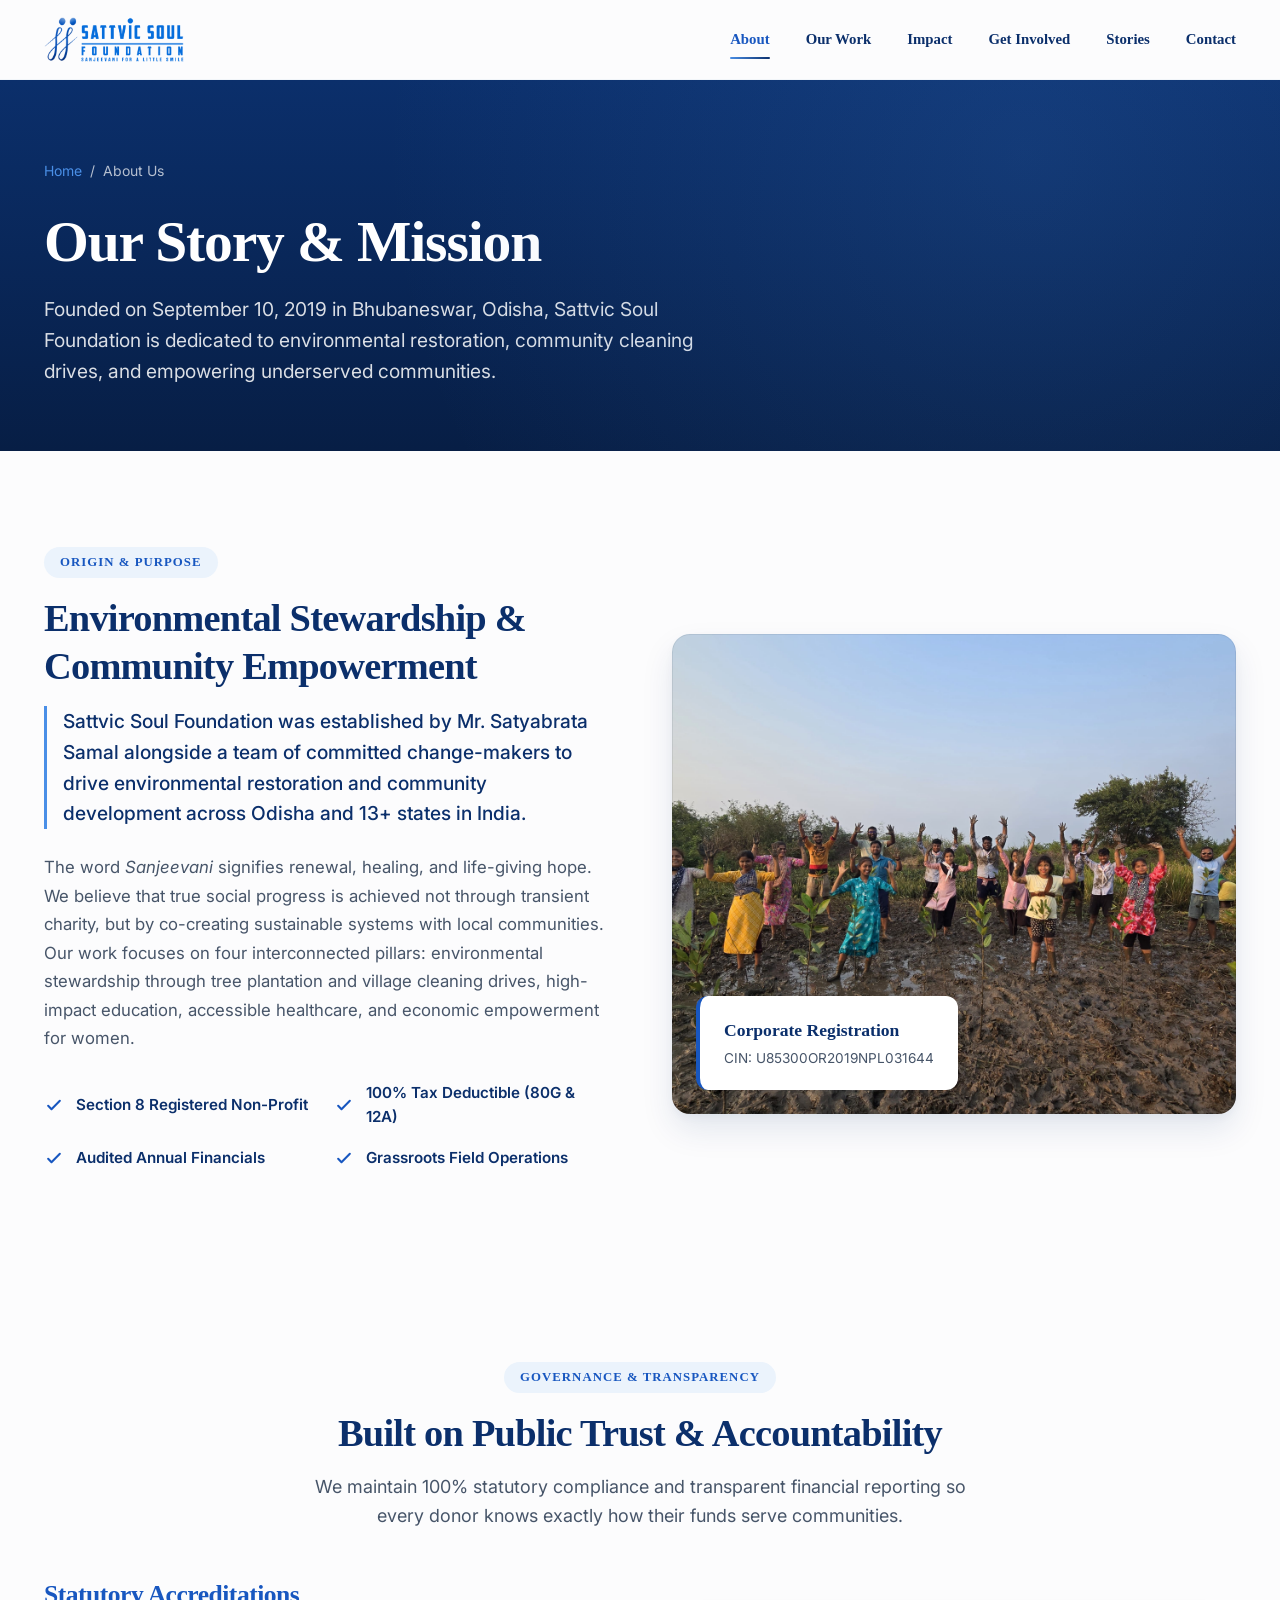
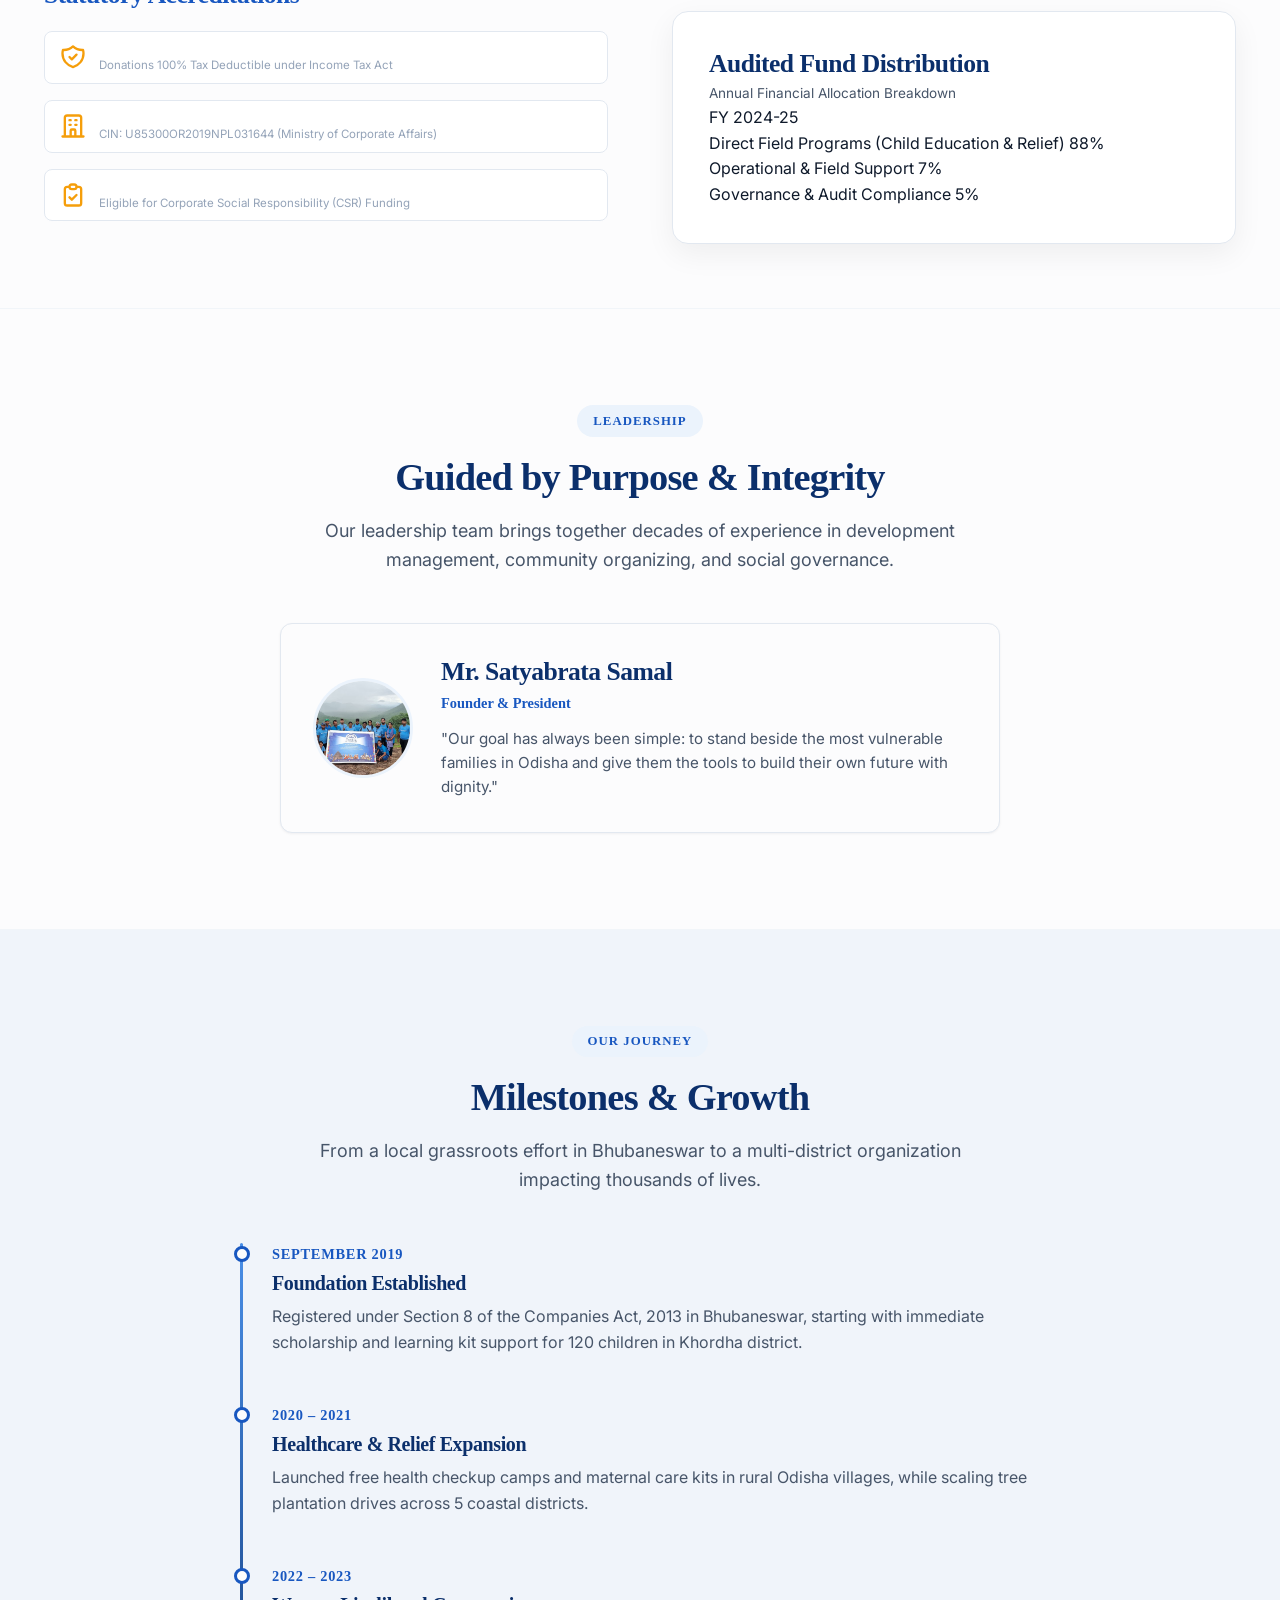
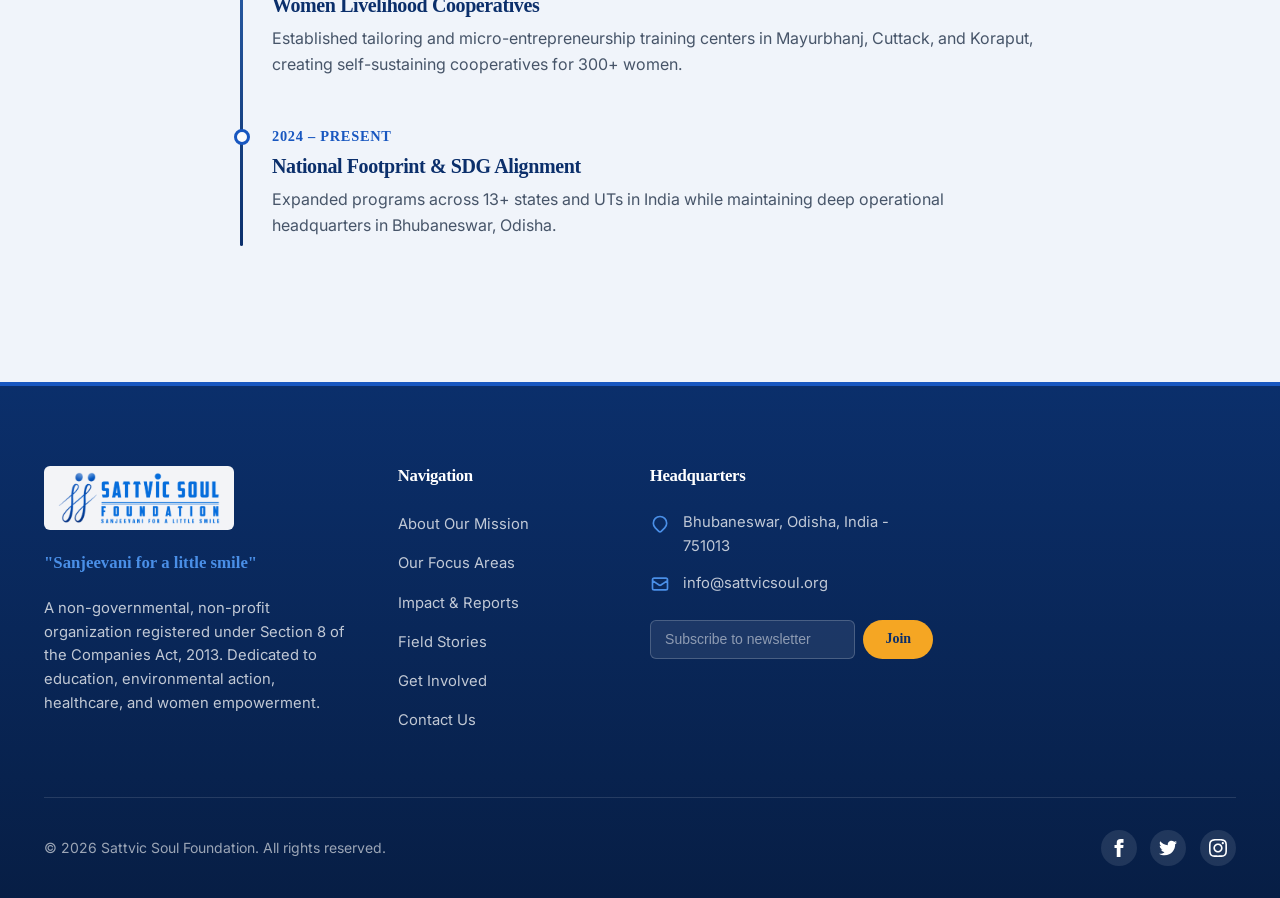
<file: about.html>
<!DOCTYPE html>
<html lang="en">
<head>
    <meta charset="UTF-8">
    <meta name="viewport" content="width=device-width, initial-scale=1.0">
    <meta name="description" content="About Sattvic Soul Foundation — Founded in 2019 in Bhubaneswar, Odisha. A Section 8 non-profit organization focused on education, environmental conservation, healthcare, and women empowerment.">
    <title>About Us — Sattvic Soul Foundation</title>
    
    <!-- Google Fonts -->
    <link rel="preconnect" href="https://fonts.googleapis.com">
    <link rel="preconnect" href="https://fonts.gstatic.com" crossorigin>
    <link href="https://fonts.googleapis.com/css2?family=Inter:wght@400;500;600;700&family=Sora:wght@500;600;700;800&display=swap" rel="stylesheet">
    
    <!-- Stylesheets -->
    <link rel="stylesheet" href="css/style.css">
</head>
<body>

    <!-- Header & Navigation -->
    <header class="header" id="header">
        <div class="container header-container">
            <a href="index.html" class="logo-link" aria-label="Sattvic Soul Foundation Home">
                <img src="images/SATTVIC Soul.png" alt="Sattvic Soul Foundation Logo" class="logo-img">
            </a>

            <button class="mobile-toggle" aria-label="Toggle navigation menu" aria-expanded="false">
                <svg xmlns="http://www.w3.org/2000/svg" fill="none" viewBox="0 0 24 24" stroke="currentColor">
                    <path stroke-linecap="round" stroke-linejoin="round" stroke-width="2" d="M4 6h16M4 12h16M4 18h16"/>
                </svg>
            </button>

            <nav class="nav-menu" id="navMenu">
                <a href="about.html" class="nav-link active">About</a>
                <a href="our-work.html" class="nav-link">Our Work</a>
                <a href="impact.html" class="nav-link">Impact</a>
                <a href="get-involved.html" class="nav-link">Get Involved</a>
                <a href="stories.html" class="nav-link">Stories</a>
                <a href="contact.html" class="nav-link">Contact</a>
            </nav>
        </div>
    </header>

    <main>
        <!-- Page Hero -->
        <section class="page-hero">
            <div class="container">
                <div class="breadcrumb">
                    <a href="index.html">Home</a> / <span>About Us</span>
                </div>
                <h1 class="page-hero-title">Our Story & Mission</h1>
                <p class="page-hero-sub">Founded on September 10, 2019 in Bhubaneswar, Odisha, Sattvic Soul Foundation is dedicated to environmental restoration, community cleaning drives, and empowering underserved communities.</p>
            </div>
        </section>

        <!-- Mission & Overview -->
        <section class="section-about">
            <div class="container">
                <div class="about-grid">
                    <div class="about-content reveal">
                        <div class="section-tag">Origin & Purpose</div>
                        <h2 class="section-heading">Environmental Stewardship & Community Empowerment</h2>
                        <p class="about-content-lead">Sattvic Soul Foundation was established by Mr. Satyabrata Samal alongside a team of committed change-makers to drive environmental restoration and community development across Odisha and 13+ states in India.</p>
                        
                        <p class="about-text">The word <em>Sanjeevani</em> signifies renewal, healing, and life-giving hope. We believe that true social progress is achieved not through transient charity, but by co-creating sustainable systems with local communities. Our work focuses on four interconnected pillars: environmental stewardship through tree plantation and village cleaning drives, high-impact education, accessible healthcare, and economic empowerment for women.</p>

                        <div class="about-pillars-list">
                            <div class="pillar-item">
                                <svg class="pillar-icon" xmlns="http://www.w3.org/2000/svg" fill="none" viewBox="0 0 24 24" stroke="currentColor">
                                    <path stroke-linecap="round" stroke-linejoin="round" stroke-width="2.5" d="M5 13l4 4L19 7"/>
                                </svg>
                                <span>Section 8 Registered Non-Profit</span>
                            </div>
                            <div class="pillar-item">
                                <svg class="pillar-icon" xmlns="http://www.w3.org/2000/svg" fill="none" viewBox="0 0 24 24" stroke="currentColor">
                                    <path stroke-linecap="round" stroke-linejoin="round" stroke-width="2.5" d="M5 13l4 4L19 7"/>
                                </svg>
                                <span>100% Tax Deductible (80G & 12A)</span>
                            </div>
                            <div class="pillar-item">
                                <svg class="pillar-icon" xmlns="http://www.w3.org/2000/svg" fill="none" viewBox="0 0 24 24" stroke="currentColor">
                                    <path stroke-linecap="round" stroke-linejoin="round" stroke-width="2.5" d="M5 13l4 4L19 7"/>
                                </svg>
                                <span>Audited Annual Financials</span>
                            </div>
                            <div class="pillar-item">
                                <svg class="pillar-icon" xmlns="http://www.w3.org/2000/svg" fill="none" viewBox="0 0 24 24" stroke="currentColor">
                                    <path stroke-linecap="round" stroke-linejoin="round" stroke-width="2.5" d="M5 13l4 4L19 7"/>
                                </svg>
                                <span>Grassroots Field Operations</span>
                            </div>
                        </div>
                    </div>

                    <div class="about-image-wrapper reveal">
                        <img src="images/WhatsApp Image 2026-01-07 at 09.22.35.jpeg" alt="Sattvic Soul Foundation team in Bhubaneswar, Odisha" class="about-img">
                        <div class="about-badge">
                            <div class="about-badge-title">Corporate Registration</div>
                            <div class="about-badge-text">CIN: U85300OR2019NPL031644</div>
                        </div>
                    </div>
                </div>
            </div>
        </section>

        <!-- Institutional Compliance & Financial Transparency Section -->
        <section class="section-governance" style="padding: 4rem 0; background: var(--color-paper-muted);">
            <div class="container">
                <div class="text-center" style="max-width: 720px; margin: 0 auto 3rem auto;">
                    <div class="section-tag">Governance & Transparency</div>
                    <h2 class="section-heading">Built on Public Trust & Accountability</h2>
                    <p class="section-subtitle">We maintain 100% statutory compliance and transparent financial reporting so every donor knows exactly how their funds serve communities.</p>
                </div>

                <div class="about-grid" style="align-items: start;">
                    <!-- Statutory Compliance Badges -->
                    <div class="reveal">
                        <h3 style="font-family: var(--font-heading); color: var(--color-primary); margin-bottom: 1.25rem;">Statutory Accreditations</h3>
                        <div class="trust-strip-grid" style="grid-template-columns: 1fr; gap: 1rem;">
                            <div class="trust-badge-item" style="background: white; border: 1px solid var(--color-border);">
                                <svg class="trust-badge-icon" xmlns="http://www.w3.org/2000/svg" fill="none" viewBox="0 0 24 24" stroke="currentColor">
                                    <path stroke-linecap="round" stroke-linejoin="round" stroke-width="2" d="M9 12l2 2 4-4m5.618-4.016A11.955 11.955 0 0112 2.944a11.955 11.955 0 01-8.618 3.04A12.02 12.02 0 003 9c0 5.591 3.824 10.29 9 11.622 5.176-1.332 9-6.03 9-11.622 0-1.042-.133-2.052-.382-3.016z" />
                                </svg>
                                <div class="trust-badge-text">
                                    <span class="trust-badge-title">80G Tax Exemption Certificate</span>
                                    <span class="trust-badge-sub">Donations 100% Tax Deductible under Income Tax Act</span>
                                </div>
                            </div>

                            <div class="trust-badge-item" style="background: white; border: 1px solid var(--color-border);">
                                <svg class="trust-badge-icon" xmlns="http://www.w3.org/2000/svg" fill="none" viewBox="0 0 24 24" stroke="currentColor">
                                    <path stroke-linecap="round" stroke-linejoin="round" stroke-width="2" d="M19 21V5a2 2 0 00-2-2H7a2 2 0 00-2 2v16m14 0h2m-2 0h-5m-9 0H3m2 0h5M9 7h1m-1 4h1m4-4h1m-1 4h1m-5 10v-5a1 1 0 011-1h2a1 1 0 011 1v5m-4 0h4" />
                                </svg>
                                <div class="trust-badge-text">
                                    <span class="trust-badge-title">Section 8 Registered Non-Profit</span>
                                    <span class="trust-badge-sub">CIN: U85300OR2019NPL031644 (Ministry of Corporate Affairs)</span>
                                </div>
                            </div>

                            <div class="trust-badge-item" style="background: white; border: 1px solid var(--color-border);">
                                <svg class="trust-badge-icon" xmlns="http://www.w3.org/2000/svg" fill="none" viewBox="0 0 24 24" stroke="currentColor">
                                    <path stroke-linecap="round" stroke-linejoin="round" stroke-width="2" d="M9 5H7a2 2 0 00-2 2v12a2 2 0 002 2h10a2 2 0 002-2V7a2 2 0 00-2-2h-2M9 5a2 2 0 002 2h2a2 2 0 002-2M9 5a2 2 0 012-2h2a2 2 0 012 2m-6 9l2 2 4-4" />
                                </svg>
                                <div class="trust-badge-text">
                                    <span class="trust-badge-title">12A & CSR-1 Registration</span>
                                    <span class="trust-badge-sub">Eligible for Corporate Social Responsibility (CSR) Funding</span>
                                </div>
                            </div>
                        </div>
                    </div>

                    <!-- Financial Allocation Visual Card -->
                    <div class="financial-card reveal">
                        <div class="financial-card-header">
                            <div>
                                <h3 class="financial-card-title">Audited Fund Distribution</h3>
                                <p style="font-size: 0.85rem; color: var(--color-ink-muted); margin-top: 0.2rem;">Annual Financial Allocation Breakdown</p>
                            </div>
                            <span class="financial-year-tag">FY 2024-25</span>
                        </div>

                        <div class="fin-bar-container">
                            <div class="fin-segment fin-prog" style="width: 88%;" title="88% Direct Program Spend"></div>
                            <div class="fin-segment fin-admin" style="width: 7%;" title="7% Operational & Admin"></div>
                            <div class="fin-segment fin-fund" style="width: 5%;" title="5% Governance & Fundraising"></div>
                        </div>

                        <div class="fin-legend-list">
                            <div class="fin-legend-item">
                                <span class="fin-legend-dot fin-prog"></span>
                                <span class="fin-legend-label">Direct Field Programs (Child Education & Relief)</span>
                                <span class="fin-legend-val">88%</span>
                            </div>
                            <div class="fin-legend-item">
                                <span class="fin-legend-dot fin-admin"></span>
                                <span class="fin-legend-label">Operational & Field Support</span>
                                <span class="fin-legend-val">7%</span>
                            </div>
                            <div class="fin-legend-item">
                                <span class="fin-legend-dot fin-fund"></span>
                                <span class="fin-legend-label">Governance & Audit Compliance</span>
                                <span class="fin-legend-val">5%</span>
                            </div>
                        </div>
                    </div>
                </div>
            </div>
        </section>

        <!-- Leadership Section -->
        <section class="section-programs" style="background-color: var(--color-paper);">
            <div class="container text-center">
                <div class="section-tag">Leadership</div>
                <h2 class="section-heading">Guided by Purpose & Integrity</h2>
                <p class="section-subtitle">Our leadership team brings together decades of experience in development management, community organizing, and social governance.</p>

                <div style="max-width: 720px; margin: 0 auto;">
                    <div class="leader-card reveal text-center">
                        <img src="images/WhatsApp Image 2026-01-25 at 23.51.15.jpeg" alt="Mr. Satyabrata Samal" class="leader-avatar">
                        <div style="text-align: left;">
                            <h3 style="margin-bottom: 0.25rem;">Mr. Satyabrata Samal</h3>
                            <div style="color: var(--color-primary); font-family: var(--font-heading); font-weight: 700; font-size: 0.9rem; margin-bottom: 0.75rem;">Founder & President</div>
                            <p style="color: var(--color-ink-muted); font-size: 0.95rem; line-height: 1.6;">"Our goal has always been simple: to stand beside the most vulnerable families in Odisha and give them the tools to build their own future with dignity."</p>
                        </div>
                    </div>
                </div>
            </div>
        </section>

        <!-- Journey Timeline -->
        <section class="section-stories">
            <div class="container text-center">
                <div class="section-tag">Our Journey</div>
                <h2 class="section-heading">Milestones & Growth</h2>
                <p class="section-subtitle">From a local grassroots effort in Bhubaneswar to a multi-district organization impacting thousands of lives.</p>

                <div class="timeline text-center">
                    <div class="timeline-item reveal" style="text-align: left;">
                        <div class="timeline-dot"></div>
                        <div class="timeline-year">September 2019</div>
                        <h3 class="timeline-title">Foundation Established</h3>
                        <p class="timeline-desc">Registered under Section 8 of the Companies Act, 2013 in Bhubaneswar, starting with immediate scholarship and learning kit support for 120 children in Khordha district.</p>
                    </div>

                    <div class="timeline-item reveal" style="text-align: left;">
                        <div class="timeline-dot"></div>
                        <div class="timeline-year">2020 – 2021</div>
                        <h3 class="timeline-title">Healthcare & Relief Expansion</h3>
                        <p class="timeline-desc">Launched free health checkup camps and maternal care kits in rural Odisha villages, while scaling tree plantation drives across 5 coastal districts.</p>
                    </div>

                    <div class="timeline-item reveal" style="text-align: left;">
                        <div class="timeline-dot"></div>
                        <div class="timeline-year">2022 – 2023</div>
                        <h3 class="timeline-title">Women Livelihood Cooperatives</h3>
                        <p class="timeline-desc">Established tailoring and micro-entrepreneurship training centers in Mayurbhanj, Cuttack, and Koraput, creating self-sustaining cooperatives for 300+ women.</p>
                    </div>

                    <div class="timeline-item reveal" style="text-align: left;">
                        <div class="timeline-dot"></div>
                        <div class="timeline-year">2024 – Present</div>
                        <h3 class="timeline-title">National Footprint & SDG Alignment</h3>
                        <p class="timeline-desc">Expanded programs across 13+ states and UTs in India while maintaining deep operational headquarters in Bhubaneswar, Odisha.</p>
                    </div>
                </div>
            </div>
        </section>
    </main>

    <!-- Footer -->
    <footer class="footer">
        <div class="container">
            <div class="footer-top">
                <div class="footer-brand">
                    <img src="images/SATTVIC Soul.png" alt="Sattvic Soul Foundation" class="footer-logo">
                    <div class="footer-tagline">"Sanjeevani for a little smile"</div>
                    <p class="footer-desc">A non-governmental, non-profit organization registered under Section 8 of the Companies Act, 2013. Dedicated to education, environmental action, healthcare, and women empowerment.</p>
                </div>

                <div>
                    <h4 class="footer-col-title">Navigation</h4>
                    <ul class="footer-links">
                        <li><a href="about.html" class="footer-link">About Our Mission</a></li>
                        <li><a href="our-work.html" class="footer-link">Our Focus Areas</a></li>
                        <li><a href="impact.html" class="footer-link">Impact & Reports</a></li>
                        <li><a href="stories.html" class="footer-link">Field Stories</a></li>
                        <li><a href="get-involved.html" class="footer-link">Get Involved</a></li>
                        <li><a href="contact.html" class="footer-link">Contact Us</a></li>
                    </ul>
                </div>

                <div>
                    <h4 class="footer-col-title">Headquarters</h4>
                    <div class="footer-contact-item">
                        <svg class="footer-contact-icon" xmlns="http://www.w3.org/2000/svg" fill="none" viewBox="0 0 24 24" stroke="currentColor">
                            <path stroke-linecap="round" stroke-linejoin="round" stroke-width="2" d="M17.657 16.657L13.414 20.9a1.998 1.998 0 01-2.827 0l-4.244-4.243a8 8 0 1111.314 0z"/>
                        </svg>
                        <span>Bhubaneswar, Odisha, India - 751013</span>
                    </div>
                    <div class="footer-contact-item">
                        <svg class="footer-contact-icon" xmlns="http://www.w3.org/2000/svg" fill="none" viewBox="0 0 24 24" stroke="currentColor">
                            <path stroke-linecap="round" stroke-linejoin="round" stroke-width="2" d="M3 8l7.89 5.26a2 2 0 002.22 0L21 8M5 19h14a2 2 0 002-2V7a2 2 0 00-2-2H5a2 2 0 00-2 2v10a2 2 0 002 2z"/>
                        </svg>
                        <span>info@sattvicsoul.org</span>
                    </div>

                    <form class="footer-newsletter-form" data-validate style="margin-top: 1.5rem;">
                        <input type="email" placeholder="Subscribe to newsletter" class="footer-newsletter-input" required>
                        <button type="submit" class="btn btn-warm btn-sm" aria-label="Subscribe">Join</button>
                    </form>
                </div>
            </div>

            <div class="footer-bottom">
                <div>&copy; 2026 Sattvic Soul Foundation. All rights reserved.</div>
                <div class="social-links">
                    <a href="https://facebook.com" class="social-icon-btn" aria-label="Facebook" target="_blank" rel="noopener">
                        <svg xmlns="http://www.w3.org/2000/svg" fill="currentColor" viewBox="0 0 24 24">
                            <path d="M9 8H6v4h3v12h5V12h3.642L18 8h-4V6.333C14 5.374 14.5 5 15.5 5H18V0h-3.808C10.592 0 9 1.583 9 4.615V8z"/>
                        </svg>
                    </a>
                    <a href="https://twitter.com" class="social-icon-btn" aria-label="Twitter" target="_blank" rel="noopener">
                        <svg xmlns="http://www.w3.org/2000/svg" fill="currentColor" viewBox="0 0 24 24">
                            <path d="M24 4.557c-.883.392-1.832.656-2.828.775 1.017-.609 1.798-1.574 2.165-2.724-.951.564-2.005.974-3.127 1.195-.897-.957-2.178-1.555-3.594-1.555-3.179 0-5.515 2.966-4.797 6.045-4.091-.205-7.719-2.165-10.148-5.144-1.29 2.213-.669 5.108 1.523 6.574-.806-.026-1.566-.247-2.229-.616-.054 2.281 1.581 4.415 3.949 4.89-.693.188-1.452.232-2.224.084.626 1.956 2.444 3.379 4.6 3.419-2.07 1.623-4.678 2.348-7.29 2.04 2.179 1.397 4.768 2.212 7.548 2.212 9.142 0 14.307-7.721 13.995-14.646.962-.695 1.797-1.562 2.457-2.549z"/>
                        </svg>
                    </a>
                    <a href="https://instagram.com" class="social-icon-btn" aria-label="Instagram" target="_blank" rel="noopener">
                        <svg xmlns="http://www.w3.org/2000/svg" fill="currentColor" viewBox="0 0 24 24">
                            <path d="M12 2.163c3.204 0 3.584.012 4.85.07 3.252.148 4.771 1.691 4.919 4.919.058 1.265.069 1.645.069 4.849 0 3.205-.012 3.584-.069 4.849-.149 3.225-1.664 4.771-4.919 4.919-1.266.058-1.644.07-4.85.07-3.204 0-3.584-.012-4.849-.07-3.26-.149-4.771-1.699-4.919-4.92-.058-1.265-.07-1.644-.07-4.849 0-3.204.013-3.583.07-4.849.149-3.227 1.664-4.771 4.919-4.919 1.266-.057 1.645-.069 4.849-.069zm0-2.163c-3.259 0-3.667.014-4.947.072-4.358.2-6.78 2.618-6.98 6.98-.059 1.281-.073 1.689-.073 4.948 0 3.259.014 3.668.072 4.948.2 4.358 2.618 6.78 6.98 6.98 1.281.058 1.689.072 4.948.072 3.259 0 3.668-.014 4.948-.072 4.354-.2 6.782-2.618 6.979-6.98.059-1.28.073-1.689.073-4.948 0-3.259-.014-3.667-.072-4.947-.196-4.354-2.617-6.78-6.979-6.98-1.281-.059-1.69-.073-4.949-.073zm0 5.838c-3.403 0-6.162 2.759-6.162 6.162s2.759 6.163 6.162 6.163 6.162-2.759 6.162-6.163c0-3.403-2.759-6.162-6.162-6.162zm0 10.162c-2.209 0-4-1.79-4-4 0-2.209 1.791-4 4-4s4 1.791 4 4c0 2.21-1.791 4-4 4zm6.406-11.845c-.796 0-1.441.645-1.441 1.44s.645 1.44 1.441 1.44c.795 0 1.439-.645 1.439-1.44s-.644-1.44-1.439-1.44z"/>
                        </svg>
                    </a>
                </div>
            </div>
        </div>
    </footer>

    <!-- Floating Quick-Donate Action (Mobile & Tablet) -->
    <a href="get-involved.html#donate" class="floating-quick-donate" aria-label="Donate Now">
        <svg xmlns="http://www.w3.org/2000/svg" fill="none" viewBox="0 0 24 24" stroke="currentColor" width="20" height="20">
            <path stroke-linecap="round" stroke-linejoin="round" stroke-width="2.5" d="M12 4v16m8-8H4" />
        </svg>
        Donate
    </a>

    <!-- Scripts -->
    <script src="js/main.js"></script>
</body>
</html>
</file>
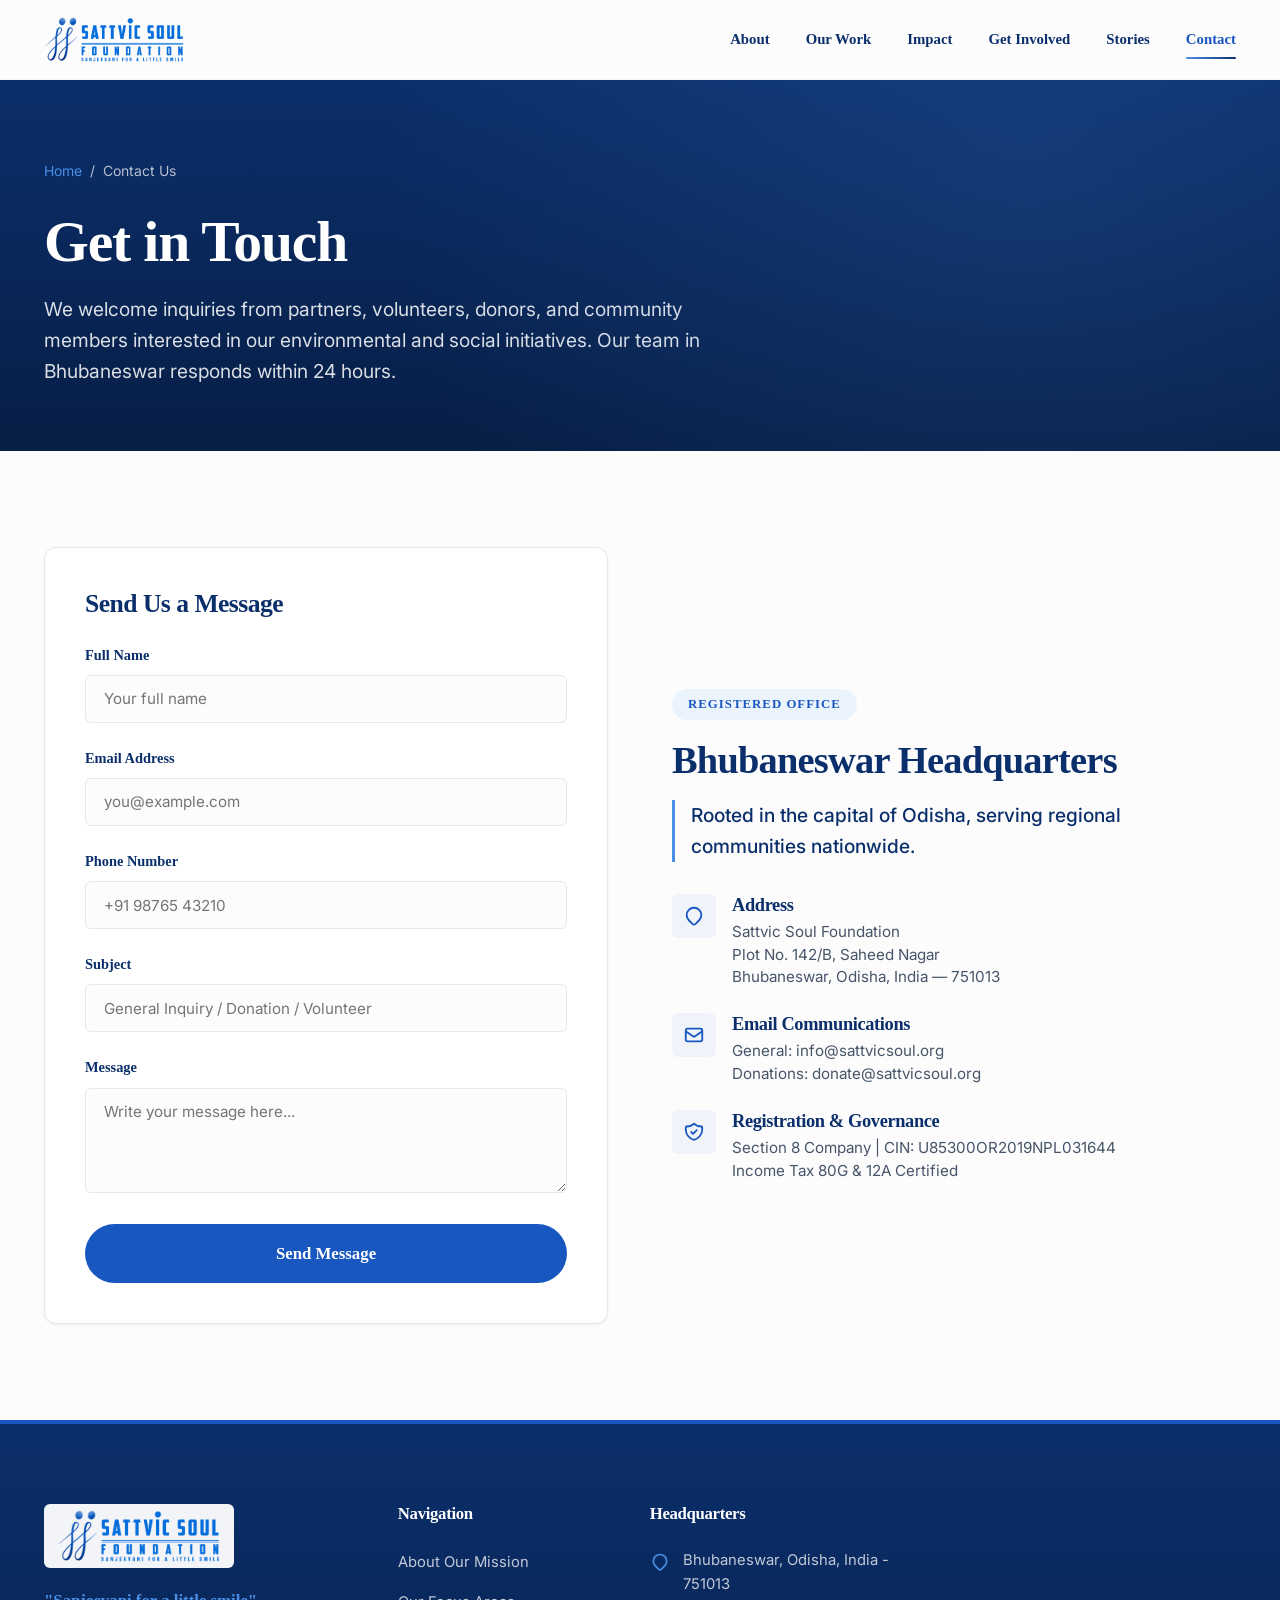
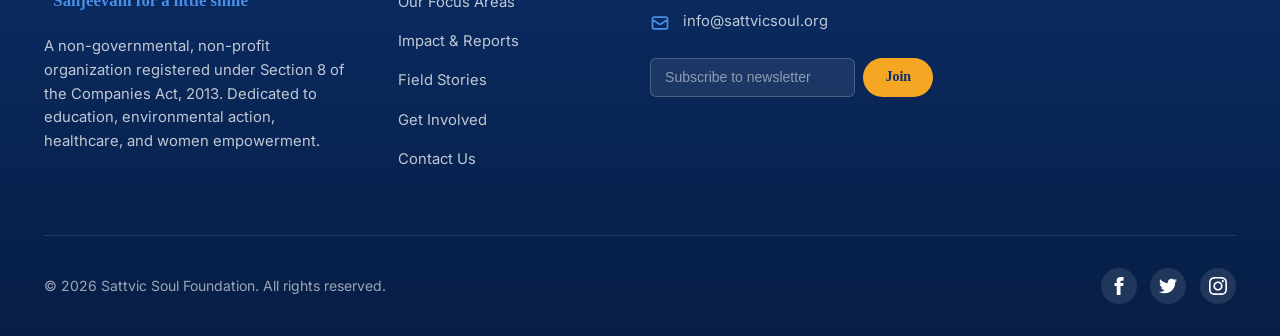
<file: contact.html>
<!DOCTYPE html>
<html lang="en">
<head>
    <meta charset="UTF-8">
    <meta name="viewport" content="width=device-width, initial-scale=1.0">
    <meta name="description" content="Contact Sattvic Soul Foundation — Registered Office in Bhubaneswar, Odisha, India. Reach out for donations, volunteering, or general inquiries.">
    <title>Contact Us — Sattvic Soul Foundation</title>
    
    <!-- Google Fonts -->
    <link rel="preconnect" href="https://fonts.googleapis.com">
    <link rel="preconnect" href="https://fonts.gstatic.com" crossorigin>
    <link href="https://fonts.googleapis.com/css2?family=Inter:wght@400;500;600;700&family=Sora:wght@500;600;700;800&display=swap" rel="stylesheet">
    
    <!-- Stylesheets -->
    <link rel="stylesheet" href="css/style.css">
</head>
<body>

    <!-- Header & Navigation -->
    <header class="header" id="header">
        <div class="container header-container">
            <a href="index.html" class="logo-link" aria-label="Sattvic Soul Foundation Home">
                <img src="images/SATTVIC Soul.png" alt="Sattvic Soul Foundation Logo" class="logo-img">
            </a>

            <button class="mobile-toggle" aria-label="Toggle navigation menu" aria-expanded="false">
                <svg xmlns="http://www.w3.org/2000/svg" fill="none" viewBox="0 0 24 24" stroke="currentColor">
                    <path stroke-linecap="round" stroke-linejoin="round" stroke-width="2" d="M4 6h16M4 12h16M4 18h16"/>
                </svg>
            </button>

            <nav class="nav-menu" id="navMenu">
                <a href="about.html" class="nav-link">About</a>
                <a href="our-work.html" class="nav-link">Our Work</a>
                <a href="impact.html" class="nav-link">Impact</a>
                <a href="get-involved.html" class="nav-link">Get Involved</a>
                <a href="stories.html" class="nav-link">Stories</a>
                <a href="contact.html" class="nav-link active">Contact</a>
            </nav>
        </div>
    </header>

    <main>
        <!-- Page Hero -->
        <section class="page-hero">
            <div class="container">
                <div class="breadcrumb">
                    <a href="index.html">Home</a> / <span>Contact Us</span>
                </div>
                <h1 class="page-hero-title">Get in Touch</h1>
                <p class="page-hero-sub">We welcome inquiries from partners, volunteers, donors, and community members interested in our environmental and social initiatives. Our team in Bhubaneswar responds within 24 hours.</p>
            </div>
        </section>

        <!-- Contact Form & Info Grid -->
        <section class="section-about">
            <div class="container">
                <div class="about-grid">
                    
                    <!-- Contact Form -->
                    <div class="story-card reveal" style="box-shadow: var(--shadow-sm);">
                        <h3 style="margin-bottom: 1.5rem;">Send Us a Message</h3>
                        <form data-validate>
                            <div class="form-group">
                                <label for="cName" class="form-label">Full Name</label>
                                <input type="text" id="cName" class="form-input" placeholder="Your full name" required>
                            </div>
                            <div class="form-group">
                                <label for="cEmail" class="form-label">Email Address</label>
                                <input type="email" id="cEmail" class="form-input" placeholder="you@example.com" required>
                            </div>
                            <div class="form-group">
                                <label for="cPhone" class="form-label">Phone Number</label>
                                <input type="tel" id="cPhone" class="form-input" placeholder="+91 98765 43210">
                            </div>
                            <div class="form-group">
                                <label for="cSubject" class="form-label">Subject</label>
                                <input type="text" id="cSubject" class="form-input" placeholder="General Inquiry / Donation / Volunteer" required>
                            </div>
                            <div class="form-group">
                                <label for="cMessage" class="form-label">Message</label>
                                <textarea id="cMessage" rows="4" class="form-input" placeholder="Write your message here..." required></textarea>
                            </div>
                            <button type="submit" class="btn btn-primary btn-lg" style="width: 100%;">Send Message</button>
                        </form>
                    </div>

                    <!-- Location & Details -->
                    <div class="reveal">
                        <div class="section-tag">Registered Office</div>
                        <h2 class="section-heading">Bhubaneswar Headquarters</h2>
                        <p class="about-content-lead">Rooted in the capital of Odisha, serving regional communities nationwide.</p>
                        
                        <div style="margin-top: 2rem; display: flex; flex-direction: column; gap: 1.5rem;">
                            
                            <div style="display: flex; gap: 1rem; align-items: flex-start;">
                                <div style="width: 44px; height: 44px; background-color: var(--color-mist); border-radius: var(--radius-sm); display: flex; align-items: center; justify-content: center; color: var(--color-primary); flex-shrink: 0;">
                                    <svg xmlns="http://www.w3.org/2000/svg" width="22" height="22" fill="none" viewBox="0 0 24 24" stroke="currentColor">
                                        <path stroke-linecap="round" stroke-linejoin="round" stroke-width="2" d="M17.657 16.657L13.414 20.9a1.998 1.998 0 01-2.827 0l-4.244-4.243a8 8 0 1111.314 0z"/>
                                    </svg>
                                </div>
                                <div>
                                    <h4 style="margin-bottom: 0.25rem;">Address</h4>
                                    <p style="color: var(--color-ink-muted); font-size: 0.95rem; line-height: 1.5;">
                                        Sattvic Soul Foundation<br>
                                        Plot No. 142/B, Saheed Nagar<br>
                                        Bhubaneswar, Odisha, India — 751013
                                    </p>
                                </div>
                            </div>

                            <div style="display: flex; gap: 1rem; align-items: flex-start;">
                                <div style="width: 44px; height: 44px; background-color: var(--color-mist); border-radius: var(--radius-sm); display: flex; align-items: center; justify-content: center; color: var(--color-primary); flex-shrink: 0;">
                                    <svg xmlns="http://www.w3.org/2000/svg" width="22" height="22" fill="none" viewBox="0 0 24 24" stroke="currentColor">
                                        <path stroke-linecap="round" stroke-linejoin="round" stroke-width="2" d="M3 8l7.89 5.26a2 2 0 002.22 0L21 8M5 19h14a2 2 0 002-2V7a2 2 0 00-2-2H5a2 2 0 00-2 2v10a2 2 0 002 2z"/>
                                    </svg>
                                </div>
                                <div>
                                    <h4 style="margin-bottom: 0.25rem;">Email Communications</h4>
                                    <p style="color: var(--color-ink-muted); font-size: 0.95rem; line-height: 1.5;">
                                        General: info@sattvicsoul.org<br>
                                        Donations: donate@sattvicsoul.org
                                    </p>
                                </div>
                            </div>

                            <div style="display: flex; gap: 1rem; align-items: flex-start;">
                                <div style="width: 44px; height: 44px; background-color: var(--color-mist); border-radius: var(--radius-sm); display: flex; align-items: center; justify-content: center; color: var(--color-primary); flex-shrink: 0;">
                                    <svg xmlns="http://www.w3.org/2000/svg" width="22" height="22" fill="none" viewBox="0 0 24 24" stroke="currentColor">
                                        <path stroke-linecap="round" stroke-linejoin="round" stroke-width="2" d="M9 12l2 2 4-4m5.618-4.016A11.955 11.955 0 0112 2.944a11.955 11.955 0 01-8.618 3.04A12.02 12.02 0 003 9c0 5.591 3.824 10.29 9 11.622 5.176-1.332 9-6.03 9-11.622 0-1.042-.133-2.052-.382-3.016z"/>
                                    </svg>
                                </div>
                                <div>
                                    <h4 style="margin-bottom: 0.25rem;">Registration & Governance</h4>
                                    <p style="color: var(--color-ink-muted); font-size: 0.95rem; line-height: 1.5;">
                                        Section 8 Company | CIN: U85300OR2019NPL031644<br>
                                        Income Tax 80G & 12A Certified
                                    </p>
                                </div>
                            </div>

                        </div>
                    </div>

                </div>
            </div>
        </section>
    </main>

    <!-- Footer -->
    <footer class="footer">
        <div class="container">
            <div class="footer-top">
                <div class="footer-brand">
                    <img src="images/SATTVIC Soul.png" alt="Sattvic Soul Foundation" class="footer-logo">
                    <div class="footer-tagline">"Sanjeevani for a little smile"</div>
                    <p class="footer-desc">A non-governmental, non-profit organization registered under Section 8 of the Companies Act, 2013. Dedicated to education, environmental action, healthcare, and women empowerment.</p>
                </div>

                <div>
                    <h4 class="footer-col-title">Navigation</h4>
                    <ul class="footer-links">
                        <li><a href="about.html" class="footer-link">About Our Mission</a></li>
                        <li><a href="our-work.html" class="footer-link">Our Focus Areas</a></li>
                        <li><a href="impact.html" class="footer-link">Impact & Reports</a></li>
                        <li><a href="stories.html" class="footer-link">Field Stories</a></li>
                        <li><a href="get-involved.html" class="footer-link">Get Involved</a></li>
                        <li><a href="contact.html" class="footer-link">Contact Us</a></li>
                    </ul>
                </div>

                <div>
                    <h4 class="footer-col-title">Headquarters</h4>
                    <div class="footer-contact-item">
                        <svg class="footer-contact-icon" xmlns="http://www.w3.org/2000/svg" fill="none" viewBox="0 0 24 24" stroke="currentColor">
                            <path stroke-linecap="round" stroke-linejoin="round" stroke-width="2" d="M17.657 16.657L13.414 20.9a1.998 1.998 0 01-2.827 0l-4.244-4.243a8 8 0 1111.314 0z"/>
                        </svg>
                        <span>Bhubaneswar, Odisha, India - 751013</span>
                    </div>
                    <div class="footer-contact-item">
                        <svg class="footer-contact-icon" xmlns="http://www.w3.org/2000/svg" fill="none" viewBox="0 0 24 24" stroke="currentColor">
                            <path stroke-linecap="round" stroke-linejoin="round" stroke-width="2" d="M3 8l7.89 5.26a2 2 0 002.22 0L21 8M5 19h14a2 2 0 002-2V7a2 2 0 00-2-2H5a2 2 0 00-2 2v10a2 2 0 002 2z"/>
                        </svg>
                        <span>info@sattvicsoul.org</span>
                    </div>

                    <form class="footer-newsletter-form" data-validate style="margin-top: 1.5rem;">
                        <input type="email" placeholder="Subscribe to newsletter" class="footer-newsletter-input" required>
                        <button type="submit" class="btn btn-warm btn-sm" aria-label="Subscribe">Join</button>
                    </form>
                </div>
            </div>

            <div class="footer-bottom">
                <div>&copy; 2026 Sattvic Soul Foundation. All rights reserved.</div>
                <div class="social-links">
                    <a href="https://facebook.com" class="social-icon-btn" aria-label="Facebook" target="_blank" rel="noopener">
                        <svg xmlns="http://www.w3.org/2000/svg" fill="currentColor" viewBox="0 0 24 24">
                            <path d="M9 8H6v4h3v12h5V12h3.642L18 8h-4V6.333C14 5.374 14.5 5 15.5 5H18V0h-3.808C10.592 0 9 1.583 9 4.615V8z"/>
                        </svg>
                    </a>
                    <a href="https://twitter.com" class="social-icon-btn" aria-label="Twitter" target="_blank" rel="noopener">
                        <svg xmlns="http://www.w3.org/2000/svg" fill="currentColor" viewBox="0 0 24 24">
                            <path d="M24 4.557c-.883.392-1.832.656-2.828.775 1.017-.609 1.798-1.574 2.165-2.724-.951.564-2.005.974-3.127 1.195-.897-.957-2.178-1.555-3.594-1.555-3.179 0-5.515 2.966-4.797 6.045-4.091-.205-7.719-2.165-10.148-5.144-1.29 2.213-.669 5.108 1.523 6.574-.806-.026-1.566-.247-2.229-.616-.054 2.281 1.581 4.415 3.949 4.89-.693.188-1.452.232-2.224.084.626 1.956 2.444 3.379 4.6 3.419-2.07 1.623-4.678 2.348-7.29 2.04 2.179 1.397 4.768 2.212 7.548 2.212 9.142 0 14.307-7.721 13.995-14.646.962-.695 1.797-1.562 2.457-2.549z"/>
                        </svg>
                    </a>
                    <a href="https://instagram.com" class="social-icon-btn" aria-label="Instagram" target="_blank" rel="noopener">
                        <svg xmlns="http://www.w3.org/2000/svg" fill="currentColor" viewBox="0 0 24 24">
                            <path d="M12 2.163c3.204 0 3.584.012 4.85.07 3.252.148 4.771 1.691 4.919 4.919.058 1.265.069 1.645.069 4.849 0 3.205-.012 3.584-.069 4.849-.149 3.225-1.664 4.771-4.919 4.919-1.266.058-1.644.07-4.85.07-3.204 0-3.584-.012-4.849-.07-3.26-.149-4.771-1.699-4.919-4.92-.058-1.265-.07-1.644-.07-4.849 0-3.204.013-3.583.07-4.849.149-3.227 1.664-4.771 4.919-4.919 1.266-.057 1.645-.069 4.849-.069zm0-2.163c-3.259 0-3.667.014-4.947.072-4.358.2-6.78 2.618-6.98 6.98-.059 1.281-.073 1.689-.073 4.948 0 3.259.014 3.668.072 4.948.2 4.358 2.618 6.78 6.98 6.98 1.281.058 1.689.072 4.948.072 3.259 0 3.668-.014 4.948-.072 4.354-.2 6.782-2.618 6.979-6.98.059-1.28.073-1.689.073-4.948 0-3.259-.014-3.667-.072-4.947-.196-4.354-2.617-6.78-6.979-6.98-1.281-.059-1.69-.073-4.949-.073zm0 5.838c-3.403 0-6.162 2.759-6.162 6.162s2.759 6.163 6.162 6.163 6.162-2.759 6.162-6.163c0-3.403-2.759-6.162-6.162-6.162zm0 10.162c-2.209 0-4-1.79-4-4 0-2.209 1.791-4 4-4s4 1.791 4 4c0 2.21-1.791 4-4 4zm6.406-11.845c-.796 0-1.441.645-1.441 1.44s.645 1.44 1.441 1.44c.795 0 1.439-.645 1.439-1.44s-.644-1.44-1.439-1.44z"/>
                        </svg>
                    </a>
                </div>
            </div>
        </div>
    </footer>

    <!-- Floating Quick-Donate Action (Mobile & Tablet) -->
    <a href="get-involved.html#donate" class="floating-quick-donate" aria-label="Donate Now">
        <svg xmlns="http://www.w3.org/2000/svg" fill="none" viewBox="0 0 24 24" stroke="currentColor" width="20" height="20">
            <path stroke-linecap="round" stroke-linejoin="round" stroke-width="2.5" d="M12 4v16m8-8H4" />
        </svg>
        Donate
    </a>

    <!-- Scripts -->
    <script src="js/main.js"></script>
</body>
</html>
</file>
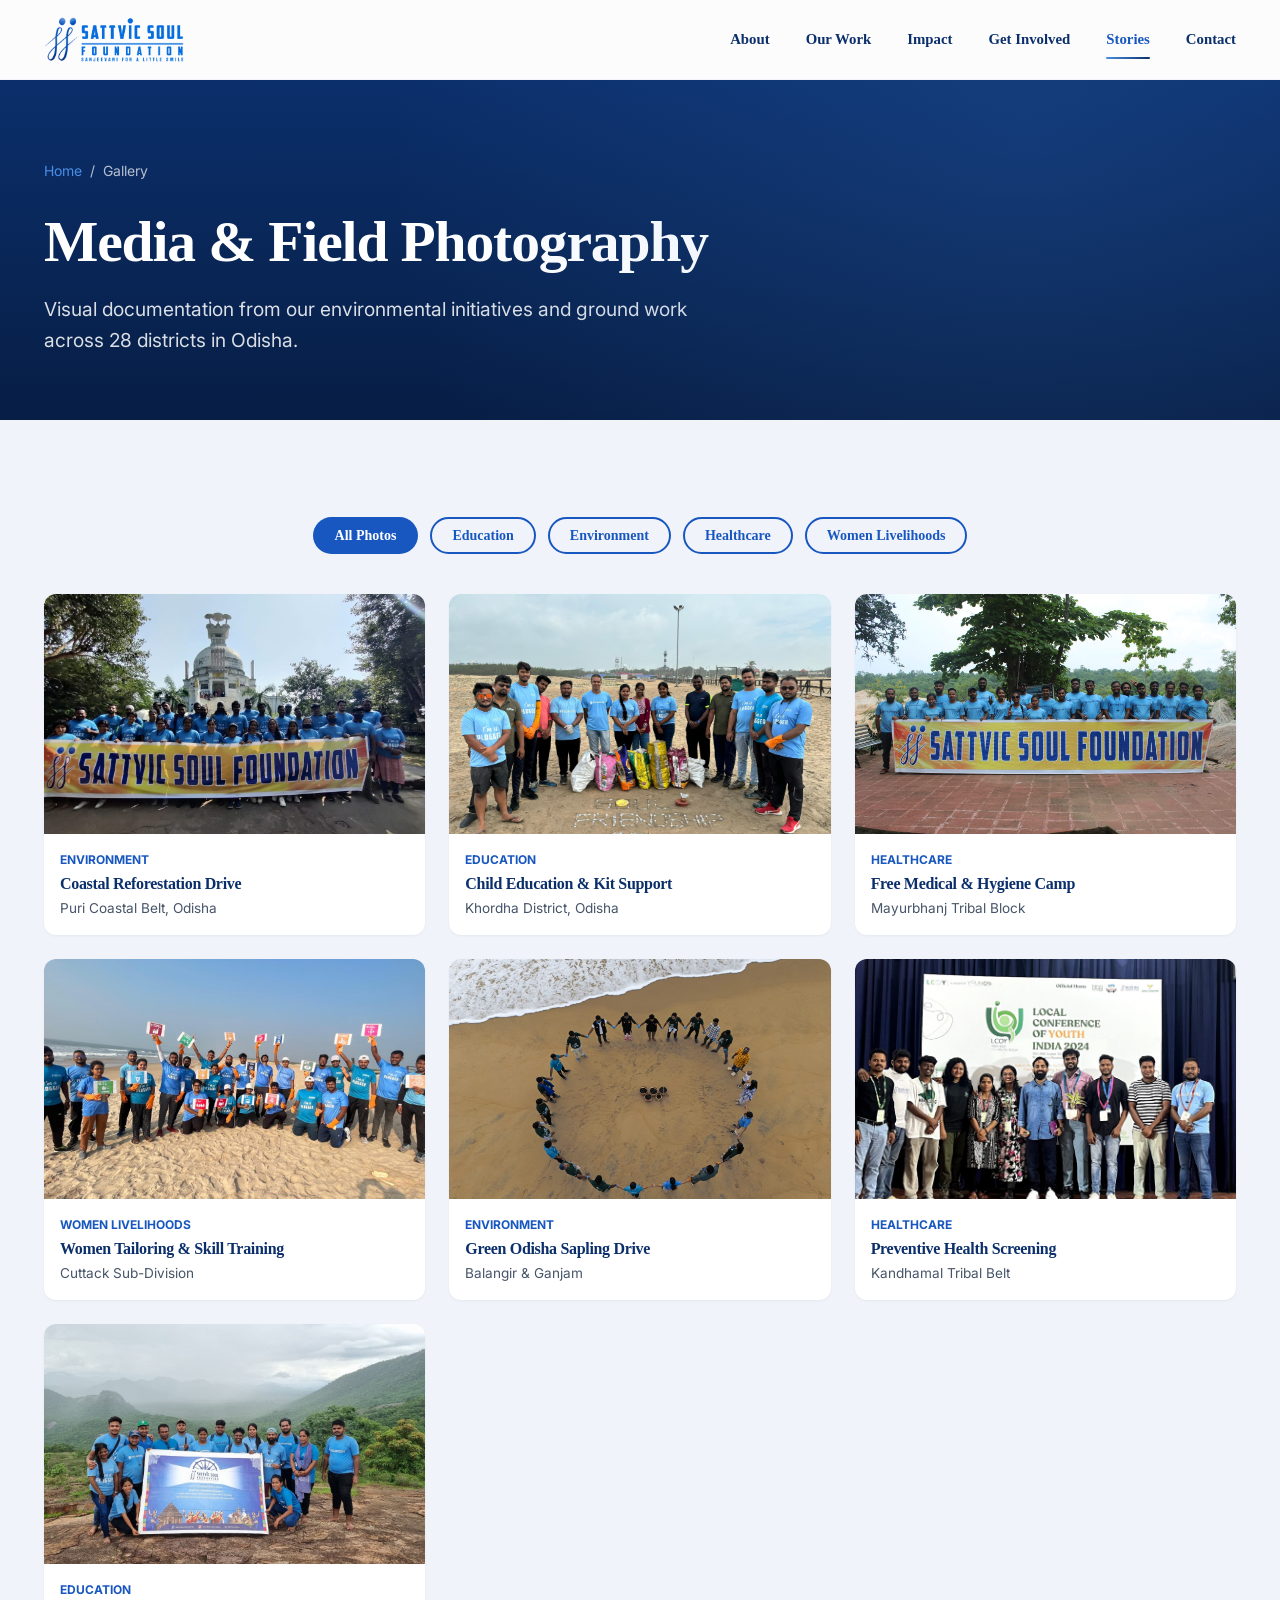
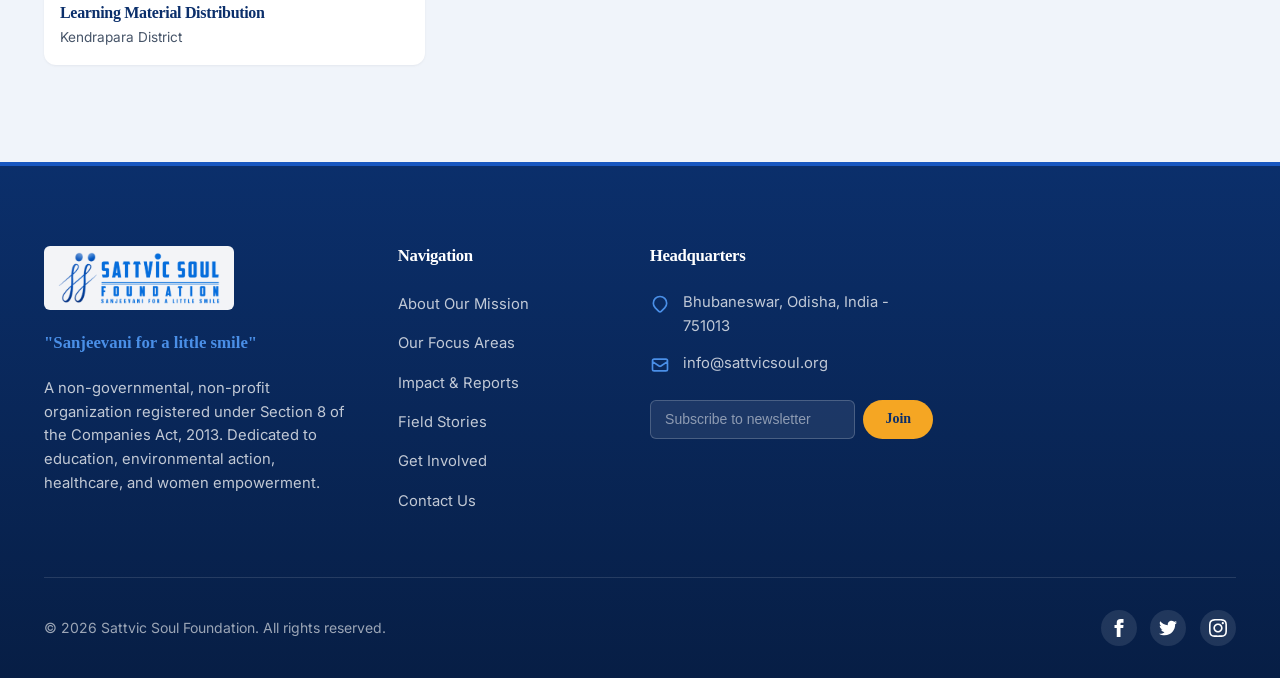
<file: gallery.html>
<!DOCTYPE html>
<html lang="en">
<head>
    <meta charset="UTF-8">
    <meta name="viewport" content="width=device-width, initial-scale=1.0">
    <meta name="description" content="Photo Gallery — Sattvic Soul Foundation's visual records from field drives, education camps, and environmental initiatives in Odisha.">
    <title>Photo Gallery — Sattvic Soul Foundation</title>
    
    <!-- Google Fonts -->
    <link rel="preconnect" href="https://fonts.googleapis.com">
    <link rel="preconnect" href="https://fonts.gstatic.com" crossorigin>
    <link href="https://fonts.googleapis.com/css2?family=Inter:wght@400;500;600;700&family=Sora:wght@500;600;700;800&display=swap" rel="stylesheet">
    
    <!-- Stylesheets -->
    <link rel="stylesheet" href="css/style.css">
</head>
<body>

    <!-- Header & Navigation -->
    <header class="header" id="header">
        <div class="container header-container">
            <a href="index.html" class="logo-link" aria-label="Sattvic Soul Foundation Home">
                <img src="images/SATTVIC Soul.png" alt="Sattvic Soul Foundation Logo" class="logo-img">
            </a>

            <button class="mobile-toggle" aria-label="Toggle navigation menu" aria-expanded="false">
                <svg xmlns="http://www.w3.org/2000/svg" fill="none" viewBox="0 0 24 24" stroke="currentColor">
                    <path stroke-linecap="round" stroke-linejoin="round" stroke-width="2" d="M4 6h16M4 12h16M4 18h16"/>
                </svg>
            </button>

            <nav class="nav-menu" id="navMenu">
                <a href="about.html" class="nav-link">About</a>
                <a href="our-work.html" class="nav-link">Our Work</a>
                <a href="impact.html" class="nav-link">Impact</a>
                <a href="get-involved.html" class="nav-link">Get Involved</a>
                <a href="stories.html" class="nav-link active">Stories</a>
                <a href="contact.html" class="nav-link">Contact</a>
            </nav>
        </div>
    </header>

    <main>
        <!-- Page Hero -->
        <section class="page-hero">
            <div class="container">
                <div class="breadcrumb">
                    <a href="index.html">Home</a> / <span>Gallery</span>
                </div>
                <h1 class="page-hero-title">Media & Field Photography</h1>
                <p class="page-hero-sub">Visual documentation from our environmental initiatives and ground work across 28 districts in Odisha.</p>
            </div>
        </section>

        <!-- Filterable Gallery Section -->
        <section class="section-programs">
            <div class="container text-center">
                <!-- Filter Controls -->
                <div class="gallery-filters" style="display: flex; justify-content: center; gap: 0.75rem; flex-wrap: wrap; margin-bottom: 2.5rem;">
                    <button type="button" class="btn btn-primary btn-sm gallery-filter-btn active" data-filter="all">All Photos</button>
                    <button type="button" class="btn btn-outline btn-sm gallery-filter-btn" data-filter="education">Education</button>
                    <button type="button" class="btn btn-outline btn-sm gallery-filter-btn" data-filter="environment">Environment</button>
                    <button type="button" class="btn btn-outline btn-sm gallery-filter-btn" data-filter="health">Healthcare</button>
                    <button type="button" class="btn btn-outline btn-sm gallery-filter-btn" data-filter="women">Women Livelihoods</button>
                </div>

                <!-- Gallery Grid -->
                <div class="gallery-grid" style="display: grid; grid-template-columns: repeat(auto-fill, minmax(300px, 1fr)); gap: 1.5rem;">
                    
                    <div class="gallery-item reveal" data-category="environment" style="border-radius: var(--radius-md); overflow: hidden; box-shadow: var(--shadow-sm); background-color: var(--color-white);">
                        <img src="images/WhatsApp Image 2026-08-24 at 08.28.19 (1).jpeg" alt="Field plantation drive" style="width: 100%; height: 240px; object-fit: cover;">
                        <div style="padding: 1rem; text-align: left;">
                            <div style="font-size: 0.75rem; font-weight: 700; color: var(--color-primary); text-transform: uppercase;">Environment</div>
                            <h4 style="font-size: 1rem; margin-top: 0.25rem;">Coastal Reforestation Drive</h4>
                            <p style="font-size: 0.85rem; color: var(--color-ink-muted); margin-top: 0.25rem;">Puri Coastal Belt, Odisha</p>
                        </div>
                    </div>

                    <div class="gallery-item reveal" data-category="education" style="border-radius: var(--radius-md); overflow: hidden; box-shadow: var(--shadow-sm); background-color: var(--color-white);">
                        <img src="images/WhatsApp Image 2026-08-22 at 21.26.04 (1).jpeg" alt="Youth learning & mentorship camp" style="width: 100%; height: 240px; object-fit: cover;">
                        <div style="padding: 1rem; text-align: left;">
                            <div style="font-size: 0.75rem; font-weight: 700; color: var(--color-primary); text-transform: uppercase;">Education</div>
                            <h4 style="font-size: 1rem; margin-top: 0.25rem;">Child Education & Kit Support</h4>
                            <p style="font-size: 0.85rem; color: var(--color-ink-muted); margin-top: 0.25rem;">Khordha District, Odisha</p>
                        </div>
                    </div>

                    <div class="gallery-item reveal" data-category="health" style="border-radius: var(--radius-md); overflow: hidden; box-shadow: var(--shadow-sm); background-color: var(--color-white);">
                        <img src="images/WhatsApp Image 2026-08-22 at 21.23.20.jpeg" alt="Rural community healthcare drive" style="width: 100%; height: 240px; object-fit: cover;">
                        <div style="padding: 1rem; text-align: left;">
                            <div style="font-size: 0.75rem; font-weight: 700; color: var(--color-primary); text-transform: uppercase;">Healthcare</div>
                            <h4 style="font-size: 1rem; margin-top: 0.25rem;">Free Medical & Hygiene Camp</h4>
                            <p style="font-size: 0.85rem; color: var(--color-ink-muted); margin-top: 0.25rem;">Mayurbhanj Tribal Block</p>
                        </div>
                    </div>

                    <div class="gallery-item reveal" data-category="women" style="border-radius: var(--radius-md); overflow: hidden; box-shadow: var(--shadow-sm); background-color: var(--color-white);">
                        <img src="images/WhatsApp Image 2026-08-22 at 21.23.21.jpeg" alt="Women self-reliance workshop" style="width: 100%; height: 240px; object-fit: cover;">
                        <div style="padding: 1rem; text-align: left;">
                            <div style="font-size: 0.75rem; font-weight: 700; color: var(--color-primary); text-transform: uppercase;">Women Livelihoods</div>
                            <h4 style="font-size: 1rem; margin-top: 0.25rem;">Women Tailoring & Skill Training</h4>
                            <p style="font-size: 0.85rem; color: var(--color-ink-muted); margin-top: 0.25rem;">Cuttack Sub-Division</p>
                        </div>
                    </div>

                    <div class="gallery-item reveal" data-category="environment" style="border-radius: var(--radius-md); overflow: hidden; box-shadow: var(--shadow-sm); background-color: var(--color-white);">
                        <img src="images/WhatsApp Image 2026-08-22 at 21.16.28.jpeg" alt="Sapling planting initiative" style="width: 100%; height: 240px; object-fit: cover;">
                        <div style="padding: 1rem; text-align: left;">
                            <div style="font-size: 0.75rem; font-weight: 700; color: var(--color-primary); text-transform: uppercase;">Environment</div>
                            <h4 style="font-size: 1rem; margin-top: 0.25rem;">Green Odisha Sapling Drive</h4>
                            <p style="font-size: 0.85rem; color: var(--color-ink-muted); margin-top: 0.25rem;">Balangir & Ganjam</p>
                        </div>
                    </div>

                    <div class="gallery-item reveal" data-category="health" style="border-radius: var(--radius-md); overflow: hidden; box-shadow: var(--shadow-sm); background-color: var(--color-white);">
                        <img src="images/WhatsApp Image 2026-01-25 at 23.51.16.jpeg" alt="Rural health screening camp" style="width: 100%; height: 240px; object-fit: cover;">
                        <div style="padding: 1rem; text-align: left;">
                            <div style="font-size: 0.75rem; font-weight: 700; color: var(--color-primary); text-transform: uppercase;">Healthcare</div>
                            <h4 style="font-size: 1rem; margin-top: 0.25rem;">Preventive Health Screening</h4>
                            <p style="font-size: 0.85rem; color: var(--color-ink-muted); margin-top: 0.25rem;">Kandhamal Tribal Belt</p>
                        </div>
                    </div>

                    <div class="gallery-item reveal" data-category="education" style="border-radius: var(--radius-md); overflow: hidden; box-shadow: var(--shadow-sm); background-color: var(--color-white);">
                        <img src="images/WhatsApp Image 2026-01-25 at 23.51.15.jpeg" alt="School kit distribution drive" style="width: 100%; height: 240px; object-fit: cover;">
                        <div style="padding: 1rem; text-align: left;">
                            <div style="font-size: 0.75rem; font-weight: 700; color: var(--color-primary); text-transform: uppercase;">Education</div>
                            <h4 style="font-size: 1rem; margin-top: 0.25rem;">Learning Material Distribution</h4>
                            <p style="font-size: 0.85rem; color: var(--color-ink-muted); margin-top: 0.25rem;">Kendrapara District</p>
                        </div>
                    </div>

                </div>
            </div>
        </section>
    </main>

    <!-- Footer -->
    <footer class="footer">
        <div class="container">
            <div class="footer-top">
                <div class="footer-brand">
                    <img src="images/SATTVIC Soul.png" alt="Sattvic Soul Foundation" class="footer-logo">
                    <div class="footer-tagline">"Sanjeevani for a little smile"</div>
                    <p class="footer-desc">A non-governmental, non-profit organization registered under Section 8 of the Companies Act, 2013. Dedicated to education, environmental action, healthcare, and women empowerment.</p>
                </div>

                <div>
                    <h4 class="footer-col-title">Navigation</h4>
                    <ul class="footer-links">
                        <li><a href="about.html" class="footer-link">About Our Mission</a></li>
                        <li><a href="our-work.html" class="footer-link">Our Focus Areas</a></li>
                        <li><a href="impact.html" class="footer-link">Impact & Reports</a></li>
                        <li><a href="stories.html" class="footer-link">Field Stories</a></li>
                        <li><a href="get-involved.html" class="footer-link">Get Involved</a></li>
                        <li><a href="contact.html" class="footer-link">Contact Us</a></li>
                    </ul>
                </div>

                <div>
                    <h4 class="footer-col-title">Headquarters</h4>
                    <div class="footer-contact-item">
                        <svg class="footer-contact-icon" xmlns="http://www.w3.org/2000/svg" fill="none" viewBox="0 0 24 24" stroke="currentColor">
                            <path stroke-linecap="round" stroke-linejoin="round" stroke-width="2" d="M17.657 16.657L13.414 20.9a1.998 1.998 0 01-2.827 0l-4.244-4.243a8 8 0 1111.314 0z"/>
                        </svg>
                        <span>Bhubaneswar, Odisha, India - 751013</span>
                    </div>
                    <div class="footer-contact-item">
                        <svg class="footer-contact-icon" xmlns="http://www.w3.org/2000/svg" fill="none" viewBox="0 0 24 24" stroke="currentColor">
                            <path stroke-linecap="round" stroke-linejoin="round" stroke-width="2" d="M3 8l7.89 5.26a2 2 0 002.22 0L21 8M5 19h14a2 2 0 002-2V7a2 2 0 00-2-2H5a2 2 0 00-2 2v10a2 2 0 002 2z"/>
                        </svg>
                        <span>info@sattvicsoul.org</span>
                    </div>

                    <form class="footer-newsletter-form" data-validate style="margin-top: 1.5rem;">
                        <input type="email" placeholder="Subscribe to newsletter" class="footer-newsletter-input" required>
                        <button type="submit" class="btn btn-warm btn-sm" aria-label="Subscribe">Join</button>
                    </form>
                </div>
            </div>

            <div class="footer-bottom">
                <div>&copy; 2026 Sattvic Soul Foundation. All rights reserved.</div>
                <div class="social-links">
                    <a href="https://facebook.com" class="social-icon-btn" aria-label="Facebook" target="_blank" rel="noopener">
                        <svg xmlns="http://www.w3.org/2000/svg" fill="currentColor" viewBox="0 0 24 24">
                            <path d="M9 8H6v4h3v12h5V12h3.642L18 8h-4V6.333C14 5.374 14.5 5 15.5 5H18V0h-3.808C10.592 0 9 1.583 9 4.615V8z"/>
                        </svg>
                    </a>
                    <a href="https://twitter.com" class="social-icon-btn" aria-label="Twitter" target="_blank" rel="noopener">
                        <svg xmlns="http://www.w3.org/2000/svg" fill="currentColor" viewBox="0 0 24 24">
                            <path d="M24 4.557c-.883.392-1.832.656-2.828.775 1.017-.609 1.798-1.574 2.165-2.724-.951.564-2.005.974-3.127 1.195-.897-.957-2.178-1.555-3.594-1.555-3.179 0-5.515 2.966-4.797 6.045-4.091-.205-7.719-2.165-10.148-5.144-1.29 2.213-.669 5.108 1.523 6.574-.806-.026-1.566-.247-2.229-.616-.054 2.281 1.581 4.415 3.949 4.89-.693.188-1.452.232-2.224.084.626 1.956 2.444 3.379 4.6 3.419-2.07 1.623-4.678 2.348-7.29 2.04 2.179 1.397 4.768 2.212 7.548 2.212 9.142 0 14.307-7.721 13.995-14.646.962-.695 1.797-1.562 2.457-2.549z"/>
                        </svg>
                    </a>
                    <a href="https://instagram.com" class="social-icon-btn" aria-label="Instagram" target="_blank" rel="noopener">
                        <svg xmlns="http://www.w3.org/2000/svg" fill="currentColor" viewBox="0 0 24 24">
                            <path d="M12 2.163c3.204 0 3.584.012 4.85.07 3.252.148 4.771 1.691 4.919 4.919.058 1.265.069 1.645.069 4.849 0 3.205-.012 3.584-.069 4.849-.149 3.225-1.664 4.771-4.919 4.919-1.266.058-1.644.07-4.85.07-3.204 0-3.584-.012-4.849-.07-3.26-.149-4.771-1.699-4.919-4.92-.058-1.265-.07-1.644-.07-4.849 0-3.204.013-3.583.07-4.849.149-3.227 1.664-4.771 4.919-4.919 1.266-.057 1.645-.069 4.849-.069zm0-2.163c-3.259 0-3.667.014-4.947.072-4.358.2-6.78 2.618-6.98 6.98-.059 1.281-.073 1.689-.073 4.948 0 3.259.014 3.668.072 4.948.2 4.358 2.618 6.78 6.98 6.98 1.281.058 1.689.072 4.948.072 3.259 0 3.668-.014 4.948-.072 4.354-.2 6.782-2.618 6.979-6.98.059-1.28.073-1.689.073-4.948 0-3.259-.014-3.667-.072-4.947-.196-4.354-2.617-6.78-6.979-6.98-1.281-.059-1.69-.073-4.949-.073zm0 5.838c-3.403 0-6.162 2.759-6.162 6.162s2.759 6.163 6.162 6.163 6.162-2.759 6.162-6.163c0-3.403-2.759-6.162-6.162-6.162zm0 10.162c-2.209 0-4-1.79-4-4 0-2.209 1.791-4 4-4s4 1.791 4 4c0 2.21-1.791 4-4 4zm6.406-11.845c-.796 0-1.441.645-1.441 1.44s.645 1.44 1.441 1.44c.795 0 1.439-.645 1.439-1.44s-.644-1.44-1.439-1.44z"/>
                        </svg>
                    </a>
                </div>
            </div>
        </div>
    </footer>

    <!-- Scripts -->
    <script src="js/main.js"></script>
</body>
</html>
</file>
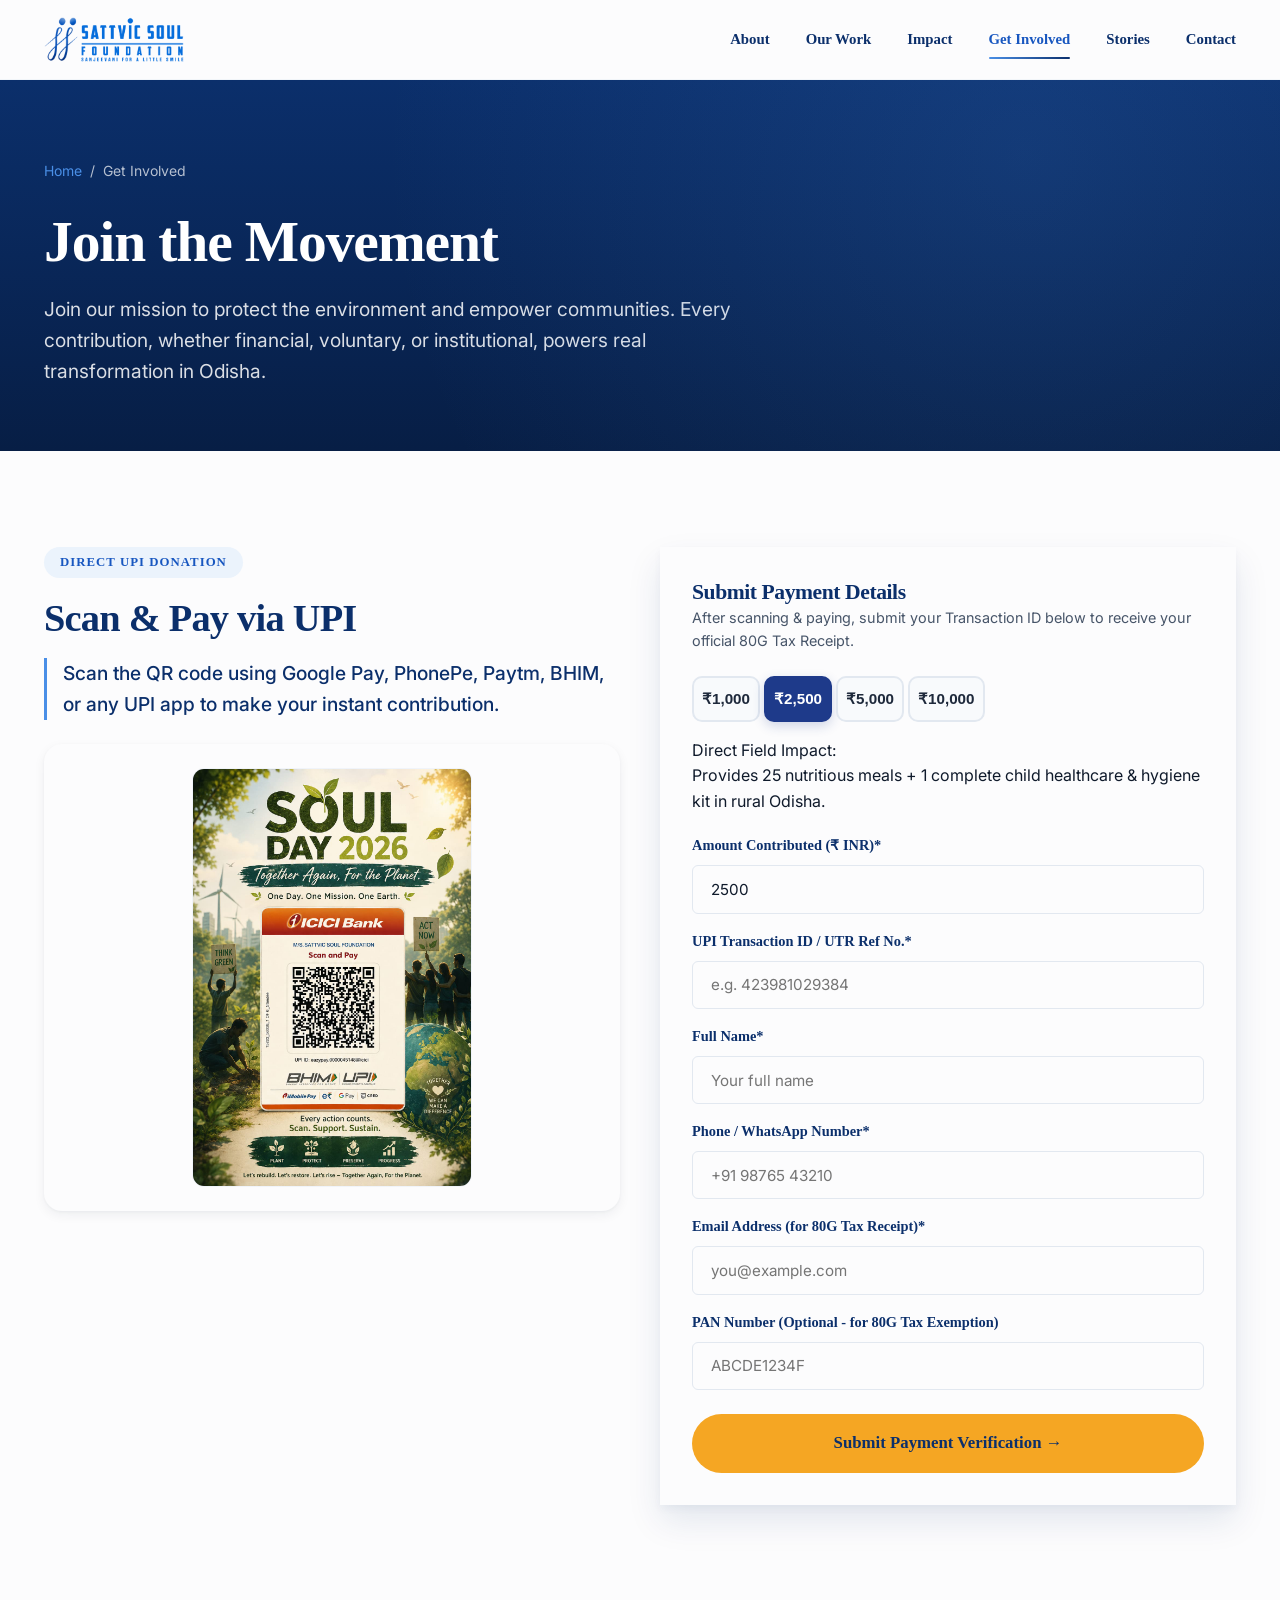
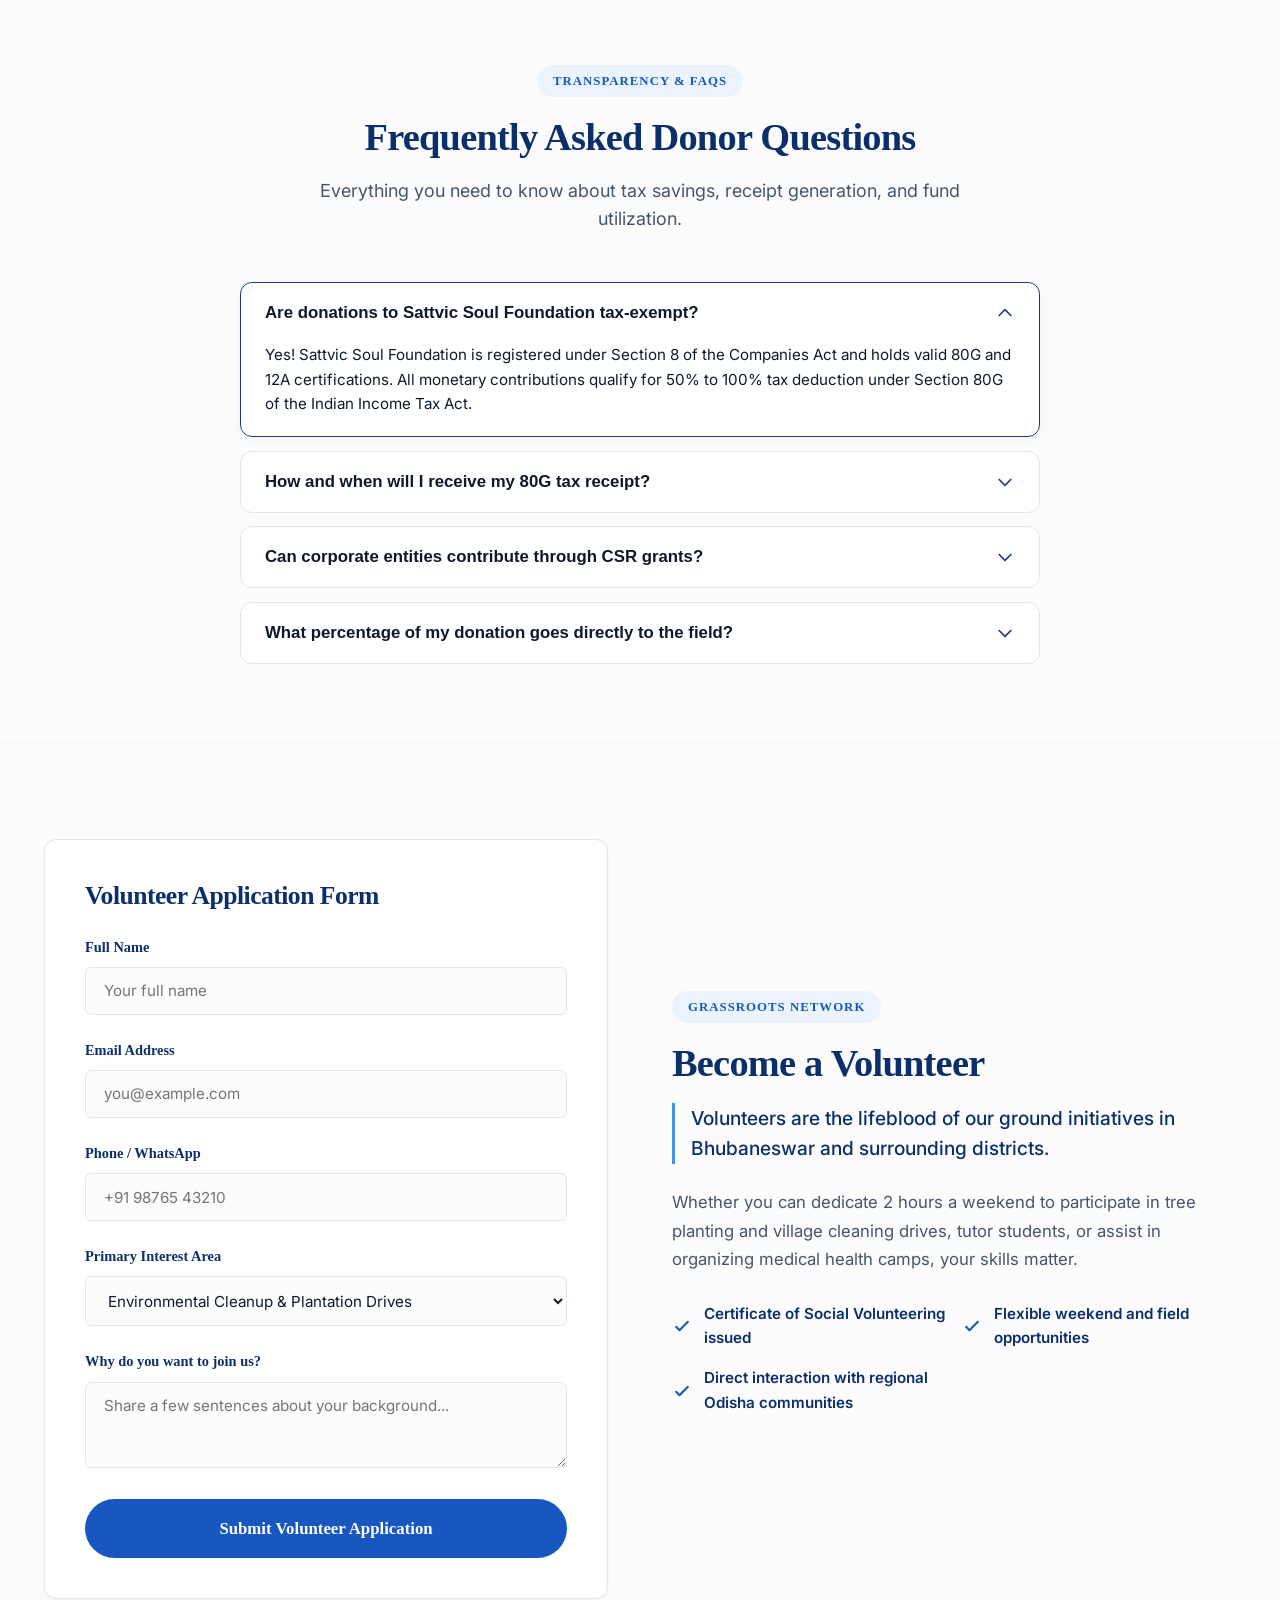
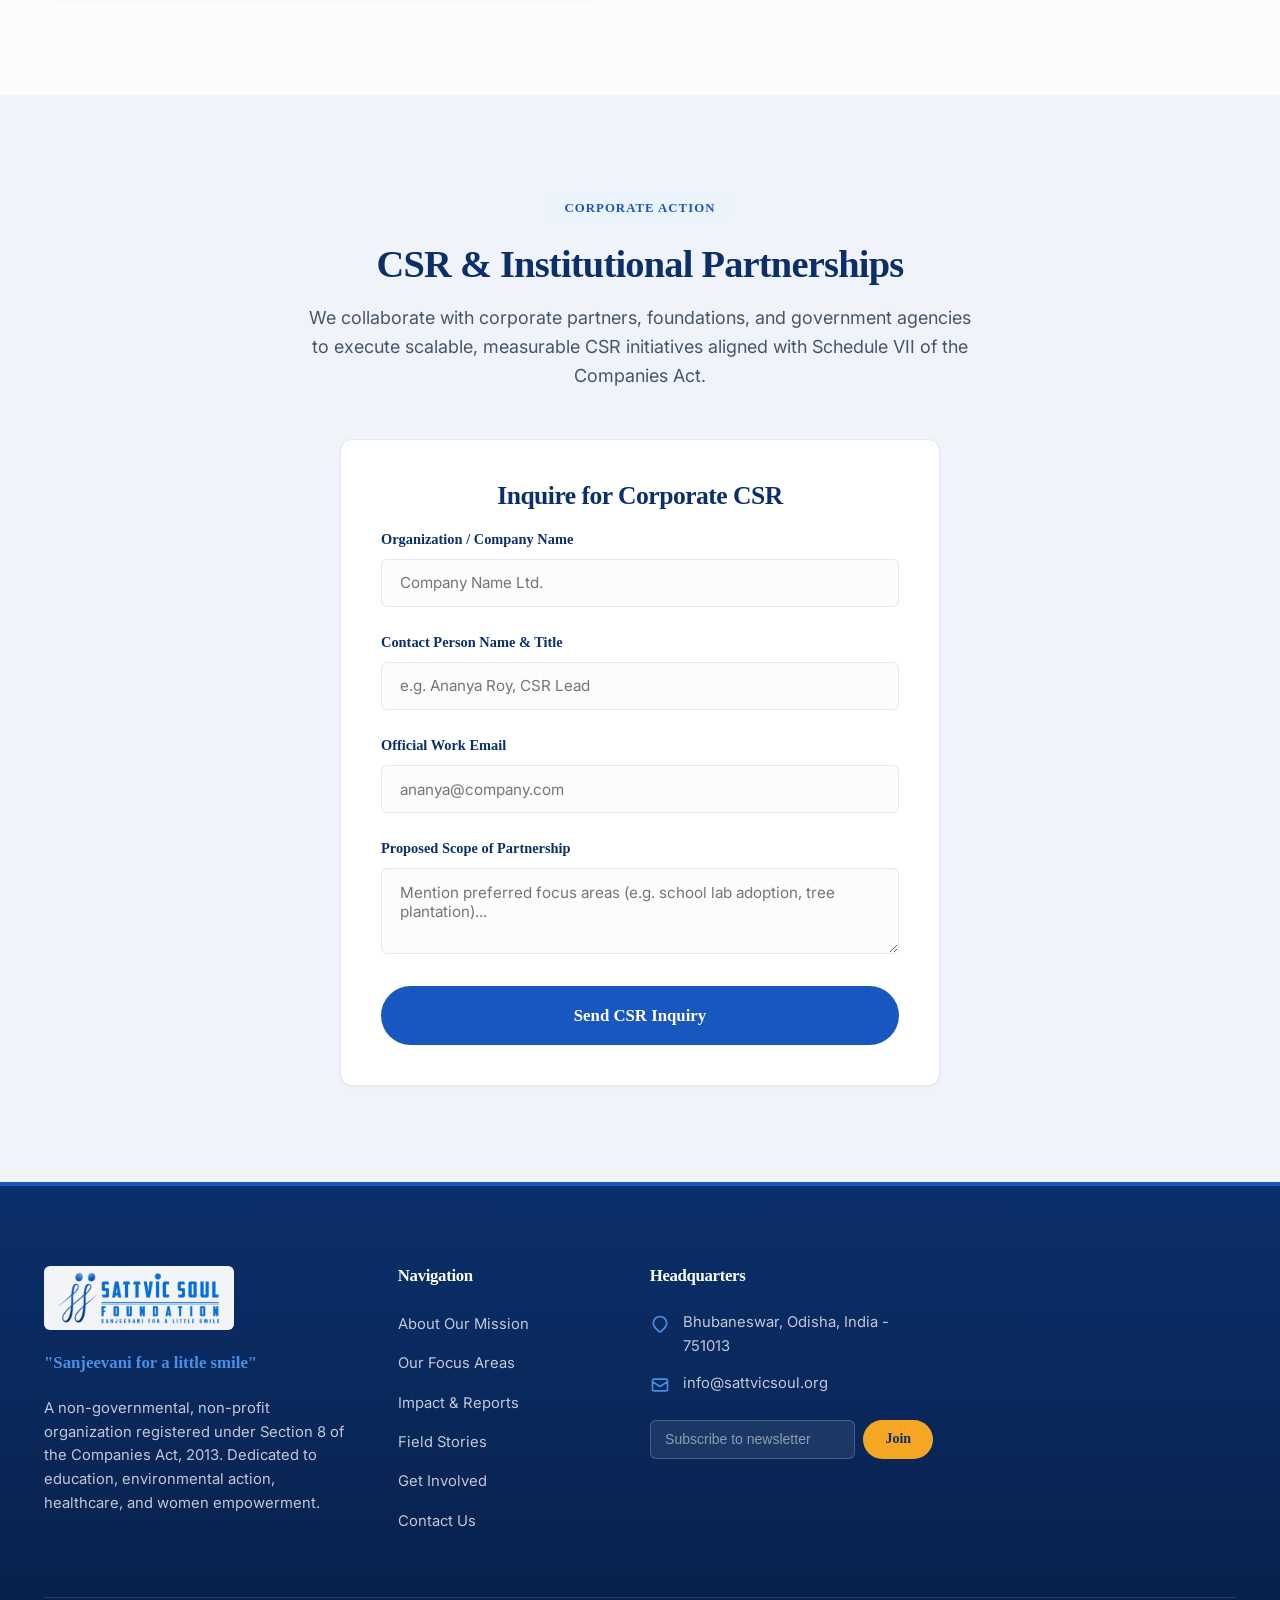
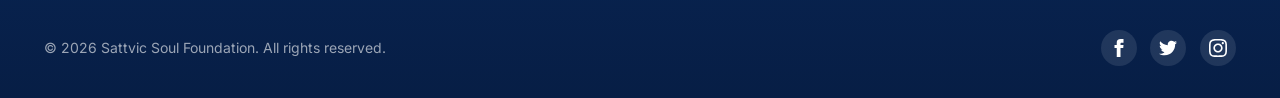
<file: get-involved.html>
<!DOCTYPE html>
<html lang="en">
<head>
    <meta charset="UTF-8">
    <meta name="viewport" content="width=device-width, initial-scale=1.0">
    <meta name="description" content="Get Involved with Sattvic Soul Foundation — Donate, Volunteer, or Partner for Corporate CSR in Odisha. All donations are 80G tax-exempt.">
    <title>Get Involved — Sattvic Soul Foundation</title>
    
    <!-- Google Fonts -->
    <link rel="preconnect" href="https://fonts.googleapis.com">
    <link rel="preconnect" href="https://fonts.gstatic.com" crossorigin>
    <link href="https://fonts.googleapis.com/css2?family=Inter:wght@400;500;600;700&family=Sora:wght@500;600;700;800&display=swap" rel="stylesheet">
    
    <!-- Stylesheets -->
    <link rel="stylesheet" href="css/style.css">
</head>
<body>

    <!-- Header & Navigation -->
    <header class="header" id="header">
        <div class="container header-container">
            <a href="index.html" class="logo-link" aria-label="Sattvic Soul Foundation Home">
                <img src="images/SATTVIC Soul.png" alt="Sattvic Soul Foundation Logo" class="logo-img">
            </a>

            <button class="mobile-toggle" aria-label="Toggle navigation menu" aria-expanded="false">
                <svg xmlns="http://www.w3.org/2000/svg" fill="none" viewBox="0 0 24 24" stroke="currentColor">
                    <path stroke-linecap="round" stroke-linejoin="round" stroke-width="2" d="M4 6h16M4 12h16M4 18h16"/>
                </svg>
            </button>

            <nav class="nav-menu" id="navMenu">
                <a href="about.html" class="nav-link">About</a>
                <a href="our-work.html" class="nav-link">Our Work</a>
                <a href="impact.html" class="nav-link">Impact</a>
                <a href="get-involved.html" class="nav-link active">Get Involved</a>
                <a href="stories.html" class="nav-link">Stories</a>
                <a href="contact.html" class="nav-link">Contact</a>
            </nav>
        </div>
    </header>

    <main>
        <!-- Page Hero -->
        <section class="page-hero">
            <div class="container">
                <div class="breadcrumb">
                    <a href="index.html">Home</a> / <span>Get Involved</span>
                </div>
                <h1 class="page-hero-title">Join the Movement</h1>
                <p class="page-hero-sub">Join our mission to protect the environment and empower communities. Every contribution, whether financial, voluntary, or institutional, powers real transformation in Odisha.</p>
            </div>
        </section>

        <!-- 1. QR Code Scan & Donation Verification Section -->
        <section class="section-involved" id="donate">
            <div class="container">
                <div class="about-grid" style="align-items: start; gap: 2.5rem;">
                    
                    <!-- Left Column: Scan QR Code & UPI Card -->
                    <div class="reveal">
                        <div class="section-tag">Direct UPI Donation</div>
                        <h2 class="section-heading">Scan & Pay via UPI</h2>
                        <p class="about-content-lead">Scan the QR code using Google Pay, PhonePe, Paytm, BHIM, or any UPI app to make your instant contribution.</p>
                        
                        <!-- QR Code Card Visual -->
                        <div class="qr-code-card" style="background: var(--color-paper); border: 1px solid var(--color-mist-dark); border-radius: var(--radius-lg); padding: 1.5rem; text-align: center; box-shadow: var(--shadow-md); margin-bottom: 1.5rem;">
                            <img src="images/qr.jpeg" alt="Sattvic Soul Foundation UPI QR Code" style="max-width: 280px; width: 100%; border-radius: var(--radius-md); border: 1px solid var(--color-mist); margin: 0 auto; display: block;">
                        </div>
                    </div>

                    <!-- Right Column: Transaction ID & Verification Form -->
                    <div class="impact-calc-card reveal" style="background: var(--color-paper); border: 1px solid var(--color-mist-dark); border-radius: var(--radius-xl); padding: 2rem; box-shadow: var(--shadow-lg);">
                        <div class="calc-header" style="margin-bottom: 1.5rem;">
                            <h3 class="calc-title" style="font-size: 1.35rem; color: var(--color-navy);">Submit Payment Details</h3>
                            <p class="calc-sub" style="font-size: 0.9rem; color: var(--color-ink-muted);">After scanning & paying, submit your Transaction ID below to receive your official 80G Tax Receipt.</p>
                        </div>

                        <!-- Amount Tiers for Field Impact Calculation -->
                        <div class="calc-preset-grid" style="margin-bottom: 1rem;">
                            <button type="button" class="calc-preset-btn" data-amount="1000">₹1,000</button>
                            <button type="button" class="calc-preset-btn active" data-amount="2500">₹2,500</button>
                            <button type="button" class="calc-preset-btn" data-amount="5000">₹5,000</button>
                            <button type="button" class="calc-preset-btn" data-amount="10000">₹10,000</button>
                        </div>

                        <!-- Dynamic Real-Time Field Impact Display -->
                        <div class="calc-impact-box" style="margin-bottom: 1.25rem;">
                            <div class="calc-impact-label">Direct Field Impact:</div>
                            <div class="calc-impact-text" id="impactOutputText">Provides 25 nutritious meals + 1 complete child healthcare & hygiene kit in rural Odisha.</div>
                        </div>

                        <form id="donationVerificationForm">
                            <div class="form-group" style="margin-bottom: 1rem;">
                                <label for="donateAmount" class="form-label">Amount Contributed (₹ INR)*</label>
                                <input type="number" id="donateAmount" class="form-input" value="2500" min="10" required placeholder="e.g. 2500">
                            </div>
                            <div class="form-group" style="margin-bottom: 1rem;">
                                <label for="txnId" class="form-label">UPI Transaction ID / UTR Ref No.*</label>
                                <input type="text" id="txnId" class="form-input" placeholder="e.g. 423981029384" required>
                            </div>
                            <div class="form-group" style="margin-bottom: 1rem;">
                                <label for="donorName" class="form-label">Full Name*</label>
                                <input type="text" id="donorName" class="form-input" placeholder="Your full name" required>
                            </div>
                            <div class="form-group" style="margin-bottom: 1rem;">
                                <label for="donorPhone" class="form-label">Phone / WhatsApp Number*</label>
                                <input type="tel" id="donorPhone" class="form-input" placeholder="+91 98765 43210" required>
                            </div>
                            <div class="form-group" style="margin-bottom: 1rem;">
                                <label for="donorEmail" class="form-label">Email Address (for 80G Tax Receipt)*</label>
                                <input type="email" id="donorEmail" class="form-input" placeholder="you@example.com" required>
                            </div>
                            <div class="form-group" style="margin-bottom: 1.5rem;">
                                <label for="donorPAN" class="form-label">PAN Number (Optional - for 80G Tax Exemption)</label>
                                <input type="text" id="donorPAN" class="form-input" placeholder="ABCDE1234F">
                            </div>
                            <button type="submit" class="btn btn-warm btn-lg" style="width: 100%; justify-content: center;">Submit Payment Verification →</button>
                        </form>
                    </div>

                </div>
            </div>
        </section>

        <!-- Donor Frequently Asked Questions (FAQ) Section -->
        <section class="section-faq" style="padding: 4rem 0; background: var(--color-paper-muted);">
            <div class="container">
                <div class="text-center" style="max-width: 720px; margin: 0 auto 3rem auto;">
                    <div class="section-tag">Transparency & FAQs</div>
                    <h2 class="section-heading">Frequently Asked Donor Questions</h2>
                    <p class="section-subtitle">Everything you need to know about tax savings, receipt generation, and fund utilization.</p>
                </div>

                <div class="faq-container">
                    <div class="faq-item active">
                        <button class="faq-question">
                            Are donations to Sattvic Soul Foundation tax-exempt?
                            <svg class="faq-icon" xmlns="http://www.w3.org/2000/svg" fill="none" viewBox="0 0 24 24" stroke="currentColor">
                                <path stroke-linecap="round" stroke-linejoin="round" stroke-width="2" d="M19 9l-7 7-7-7" />
                            </svg>
                        </button>
                        <div class="faq-answer">
                            <p>Yes! Sattvic Soul Foundation is registered under Section 8 of the Companies Act and holds valid 80G and 12A certifications. All monetary contributions qualify for 50% to 100% tax deduction under Section 80G of the Indian Income Tax Act.</p>
                        </div>
                    </div>

                    <div class="faq-item">
                        <button class="faq-question">
                            How and when will I receive my 80G tax receipt?
                            <svg class="faq-icon" xmlns="http://www.w3.org/2000/svg" fill="none" viewBox="0 0 24 24" stroke="currentColor">
                                <path stroke-linecap="round" stroke-linejoin="round" stroke-width="2" d="M19 9l-7 7-7-7" />
                            </svg>
                        </button>
                        <div class="faq-answer">
                            <p>Your official tax receipt along with Form 10BE details will be sent directly to your registered email address within 24 hours of successful payment confirmation.</p>
                        </div>
                    </div>

                    <div class="faq-item">
                        <button class="faq-question">
                            Can corporate entities contribute through CSR grants?
                            <svg class="faq-icon" xmlns="http://www.w3.org/2000/svg" fill="none" viewBox="0 0 24 24" stroke="currentColor">
                                <path stroke-linecap="round" stroke-linejoin="round" stroke-width="2" d="M19 9l-7 7-7-7" />
                            </svg>
                        </button>
                        <div class="faq-answer">
                            <p>Yes. Sattvic Soul Foundation holds an active CSR-1 registration with the Ministry of Corporate Affairs (MCA). Corporates can partner with us for Schedule VII CSR initiatives in education, environmental sustainability, and health.</p>
                        </div>
                    </div>

                    <div class="faq-item">
                        <button class="faq-question">
                            What percentage of my donation goes directly to the field?
                            <svg class="faq-icon" xmlns="http://www.w3.org/2000/svg" fill="none" viewBox="0 0 24 24" stroke="currentColor">
                                <path stroke-linecap="round" stroke-linejoin="round" stroke-width="2" d="M19 9l-7 7-7-7" />
                            </svg>
                        </button>
                        <div class="faq-answer">
                            <p>88% of all funds are allocated directly to child education kits, medical camps, and tree planting drives. Only 12% covers essential field logistics, compliance audits, and administration.</p>
                        </div>
                    </div>
                </div>
            </div>
        </section>

        <!-- 2. Volunteer Section -->
        <section class="section-programs" id="volunteer" style="background-color: var(--color-paper);">
            <div class="container">
                <div class="about-grid">
                    <div class="story-card reveal" style="box-shadow: var(--shadow-sm);">
                        <h3 style="margin-bottom: 1.5rem;">Volunteer Application Form</h3>
                        <form data-validate>
                            <div class="form-group">
                                <label for="volName" class="form-label">Full Name</label>
                                <input type="text" id="volName" class="form-input" placeholder="Your full name" required>
                            </div>
                            <div class="form-group">
                                <label for="volEmail" class="form-label">Email Address</label>
                                <input type="email" id="volEmail" class="form-input" placeholder="you@example.com" required>
                            </div>
                            <div class="form-group">
                                <label for="volPhone" class="form-label">Phone / WhatsApp</label>
                                <input type="tel" id="volPhone" class="form-input" placeholder="+91 98765 43210" required>
                            </div>
                            <div class="form-group">
                                <label for="volInterest" class="form-label">Primary Interest Area</label>
                                <select id="volInterest" class="form-input">
                                    <option>Environmental Cleanup & Plantation Drives</option>
                                    <option>Teaching & Remedial Mentorship</option>
                                    <option>Health Camp Organization</option>
                                    <option>Digital Marketing & Documentation</option>
                                </select>
                            </div>
                            <div class="form-group">
                                <label for="volMessage" class="form-label">Why do you want to join us?</label>
                                <textarea id="volMessage" rows="3" class="form-input" placeholder="Share a few sentences about your background..."></textarea>
                            </div>
                            <button type="submit" class="btn btn-primary btn-lg" style="width: 100%;">Submit Volunteer Application</button>
                        </form>
                    </div>

                    <div class="reveal">
                        <div class="section-tag">Grassroots Network</div>
                        <h2 class="section-heading">Become a Volunteer</h2>
                        <p class="about-content-lead">Volunteers are the lifeblood of our ground initiatives in Bhubaneswar and surrounding districts.</p>
                        <p class="about-text">Whether you can dedicate 2 hours a weekend to participate in tree planting and village cleaning drives, tutor students, or assist in organizing medical health camps, your skills matter.</p>
                        
                        <div class="about-pillars-list" style="margin-top: 1.5rem;">
                            <div class="pillar-item">
                                <svg class="pillar-icon" xmlns="http://www.w3.org/2000/svg" fill="none" viewBox="0 0 24 24" stroke="currentColor">
                                    <path stroke-linecap="round" stroke-linejoin="round" stroke-width="2.5" d="M5 13l4 4L19 7"/>
                                </svg>
                                <span>Certificate of Social Volunteering issued</span>
                            </div>
                            <div class="pillar-item">
                                <svg class="pillar-icon" xmlns="http://www.w3.org/2000/svg" fill="none" viewBox="0 0 24 24" stroke="currentColor">
                                    <path stroke-linecap="round" stroke-linejoin="round" stroke-width="2.5" d="M5 13l4 4L19 7"/>
                                </svg>
                                <span>Flexible weekend and field opportunities</span>
                            </div>
                            <div class="pillar-item">
                                <svg class="pillar-icon" xmlns="http://www.w3.org/2000/svg" fill="none" viewBox="0 0 24 24" stroke="currentColor">
                                    <path stroke-linecap="round" stroke-linejoin="round" stroke-width="2.5" d="M5 13l4 4L19 7"/>
                                </svg>
                                <span>Direct interaction with regional Odisha communities</span>
                            </div>
                        </div>
                    </div>
                </div>
            </div>
        </section>

        <!-- 3. CSR Partnerships -->
        <section class="section-stories" id="partner">
            <div class="container text-center">
                <div class="section-tag">Corporate Action</div>
                <h2 class="section-heading">CSR & Institutional Partnerships</h2>
                <p class="section-subtitle">We collaborate with corporate partners, foundations, and government agencies to execute scalable, measurable CSR initiatives aligned with Schedule VII of the Companies Act.</p>

                <div style="max-width: 600px; margin: 0 auto; text-align: left;" class="story-card reveal">
                    <h3 style="margin-bottom: 1rem; text-align: center;">Inquire for Corporate CSR</h3>
                    <form data-validate>
                        <div class="form-group">
                            <label for="csrOrg" class="form-label">Organization / Company Name</label>
                            <input type="text" id="csrOrg" class="form-input" placeholder="Company Name Ltd." required>
                        </div>
                        <div class="form-group">
                            <label for="csrContact" class="form-label">Contact Person Name & Title</label>
                            <input type="text" id="csrContact" class="form-input" placeholder="e.g. Ananya Roy, CSR Lead" required>
                        </div>
                        <div class="form-group">
                            <label for="csrEmail" class="form-label">Official Work Email</label>
                            <input type="email" id="csrEmail" class="form-input" placeholder="ananya@company.com" required>
                        </div>
                        <div class="form-group">
                            <label for="csrScope" class="form-label">Proposed Scope of Partnership</label>
                            <textarea id="csrScope" rows="3" class="form-input" placeholder="Mention preferred focus areas (e.g. school lab adoption, tree plantation)..."></textarea>
                        </div>
                        <button type="submit" class="btn btn-primary btn-lg" style="width: 100%;">Send CSR Inquiry</button>
                    </form>
                </div>
            </div>
        </section>
    </main>

    <!-- Footer -->
    <footer class="footer">
        <div class="container">
            <div class="footer-top">
                <div class="footer-brand">
                    <img src="images/SATTVIC Soul.png" alt="Sattvic Soul Foundation" class="footer-logo">
                    <div class="footer-tagline">"Sanjeevani for a little smile"</div>
                    <p class="footer-desc">A non-governmental, non-profit organization registered under Section 8 of the Companies Act, 2013. Dedicated to education, environmental action, healthcare, and women empowerment.</p>
                </div>

                <div>
                    <h4 class="footer-col-title">Navigation</h4>
                    <ul class="footer-links">
                        <li><a href="about.html" class="footer-link">About Our Mission</a></li>
                        <li><a href="our-work.html" class="footer-link">Our Focus Areas</a></li>
                        <li><a href="impact.html" class="footer-link">Impact & Reports</a></li>
                        <li><a href="stories.html" class="footer-link">Field Stories</a></li>
                        <li><a href="get-involved.html" class="footer-link">Get Involved</a></li>
                        <li><a href="contact.html" class="footer-link">Contact Us</a></li>
                    </ul>
                </div>

                <div>
                    <h4 class="footer-col-title">Headquarters</h4>
                    <div class="footer-contact-item">
                        <svg class="footer-contact-icon" xmlns="http://www.w3.org/2000/svg" fill="none" viewBox="0 0 24 24" stroke="currentColor">
                            <path stroke-linecap="round" stroke-linejoin="round" stroke-width="2" d="M17.657 16.657L13.414 20.9a1.998 1.998 0 01-2.827 0l-4.244-4.243a8 8 0 1111.314 0z"/>
                        </svg>
                        <span>Bhubaneswar, Odisha, India - 751013</span>
                    </div>
                    <div class="footer-contact-item">
                        <svg class="footer-contact-icon" xmlns="http://www.w3.org/2000/svg" fill="none" viewBox="0 0 24 24" stroke="currentColor">
                            <path stroke-linecap="round" stroke-linejoin="round" stroke-width="2" d="M3 8l7.89 5.26a2 2 0 002.22 0L21 8M5 19h14a2 2 0 002-2V7a2 2 0 00-2-2H5a2 2 0 00-2 2v10a2 2 0 002 2z"/>
                        </svg>
                        <span>info@sattvicsoul.org</span>
                    </div>

                    <form class="footer-newsletter-form" data-validate style="margin-top: 1.5rem;">
                        <input type="email" placeholder="Subscribe to newsletter" class="footer-newsletter-input" required>
                        <button type="submit" class="btn btn-warm btn-sm" aria-label="Subscribe">Join</button>
                    </form>
                </div>
            </div>

            <div class="footer-bottom">
                <div>&copy; 2026 Sattvic Soul Foundation. All rights reserved.</div>
                <div class="social-links">
                    <a href="https://facebook.com" class="social-icon-btn" aria-label="Facebook" target="_blank" rel="noopener">
                        <svg xmlns="http://www.w3.org/2000/svg" fill="currentColor" viewBox="0 0 24 24">
                            <path d="M9 8H6v4h3v12h5V12h3.642L18 8h-4V6.333C14 5.374 14.5 5 15.5 5H18V0h-3.808C10.592 0 9 1.583 9 4.615V8z"/>
                        </svg>
                    </a>
                    <a href="https://twitter.com" class="social-icon-btn" aria-label="Twitter" target="_blank" rel="noopener">
                        <svg xmlns="http://www.w3.org/2000/svg" fill="currentColor" viewBox="0 0 24 24">
                            <path d="M24 4.557c-.883.392-1.832.656-2.828.775 1.017-.609 1.798-1.574 2.165-2.724-.951.564-2.005.974-3.127 1.195-.897-.957-2.178-1.555-3.594-1.555-3.179 0-5.515 2.966-4.797 6.045-4.091-.205-7.719-2.165-10.148-5.144-1.29 2.213-.669 5.108 1.523 6.574-.806-.026-1.566-.247-2.229-.616-.054 2.281 1.581 4.415 3.949 4.89-.693.188-1.452.232-2.224.084.626 1.956 2.444 3.379 4.6 3.419-2.07 1.623-4.678 2.348-7.29 2.04 2.179 1.397 4.768 2.212 7.548 2.212 9.142 0 14.307-7.721 13.995-14.646.962-.695 1.797-1.562 2.457-2.549z"/>
                        </svg>
                    </a>
                    <a href="https://instagram.com" class="social-icon-btn" aria-label="Instagram" target="_blank" rel="noopener">
                        <svg xmlns="http://www.w3.org/2000/svg" fill="currentColor" viewBox="0 0 24 24">
                            <path d="M12 2.163c3.204 0 3.584.012 4.85.07 3.252.148 4.771 1.691 4.919 4.919.058 1.265.069 1.645.069 4.849 0 3.205-.012 3.584-.069 4.849-.149 3.225-1.664 4.771-4.919 4.919-1.266.058-1.644.07-4.85.07-3.204 0-3.584-.012-4.849-.07-3.26-.149-4.771-1.699-4.919-4.92-.058-1.265-.07-1.644-.07-4.849 0-3.204.013-3.583.07-4.849.149-3.227 1.664-4.771 4.919-4.919 1.266-.057 1.645-.069 4.849-.069zm0-2.163c-3.259 0-3.667.014-4.947.072-4.358.2-6.78 2.618-6.98 6.98-.059 1.281-.073 1.689-.073 4.948 0 3.259.014 3.668.072 4.948.2 4.358 2.618 6.78 6.98 6.98 1.281.058 1.689.072 4.948.072 3.259 0 3.668-.014 4.948-.072 4.354-.2 6.782-2.618 6.979-6.98.059-1.28.073-1.689.073-4.948 0-3.259-.014-3.667-.072-4.947-.196-4.354-2.617-6.78-6.979-6.98-1.281-.059-1.69-.073-4.949-.073zm0 5.838c-3.403 0-6.162 2.759-6.162 6.162s2.759 6.163 6.162 6.163 6.162-2.759 6.162-6.163c0-3.403-2.759-6.162-6.162-6.162zm0 10.162c-2.209 0-4-1.79-4-4 0-2.209 1.791-4 4-4s4 1.791 4 4c0 2.21-1.791 4-4 4zm6.406-11.845c-.796 0-1.441.645-1.441 1.44s.645 1.44 1.441 1.44c.795 0 1.439-.645 1.439-1.44s-.644-1.44-1.439-1.44z"/>
                        </svg>
                    </a>
                </div>
            </div>
        </div>
    </footer>

    <!-- Floating Quick-Donate Action (Mobile & Tablet) -->
    <a href="get-involved.html#donate" class="floating-quick-donate" aria-label="Donate Now">
        <svg xmlns="http://www.w3.org/2000/svg" fill="none" viewBox="0 0 24 24" stroke="currentColor" width="20" height="20">
            <path stroke-linecap="round" stroke-linejoin="round" stroke-width="2.5" d="M12 4v16m8-8H4" />
        </svg>
        Donate
    </a>

    <!-- Scripts -->
    <script src="js/main.js"></script>
</body>
</html>
</file>
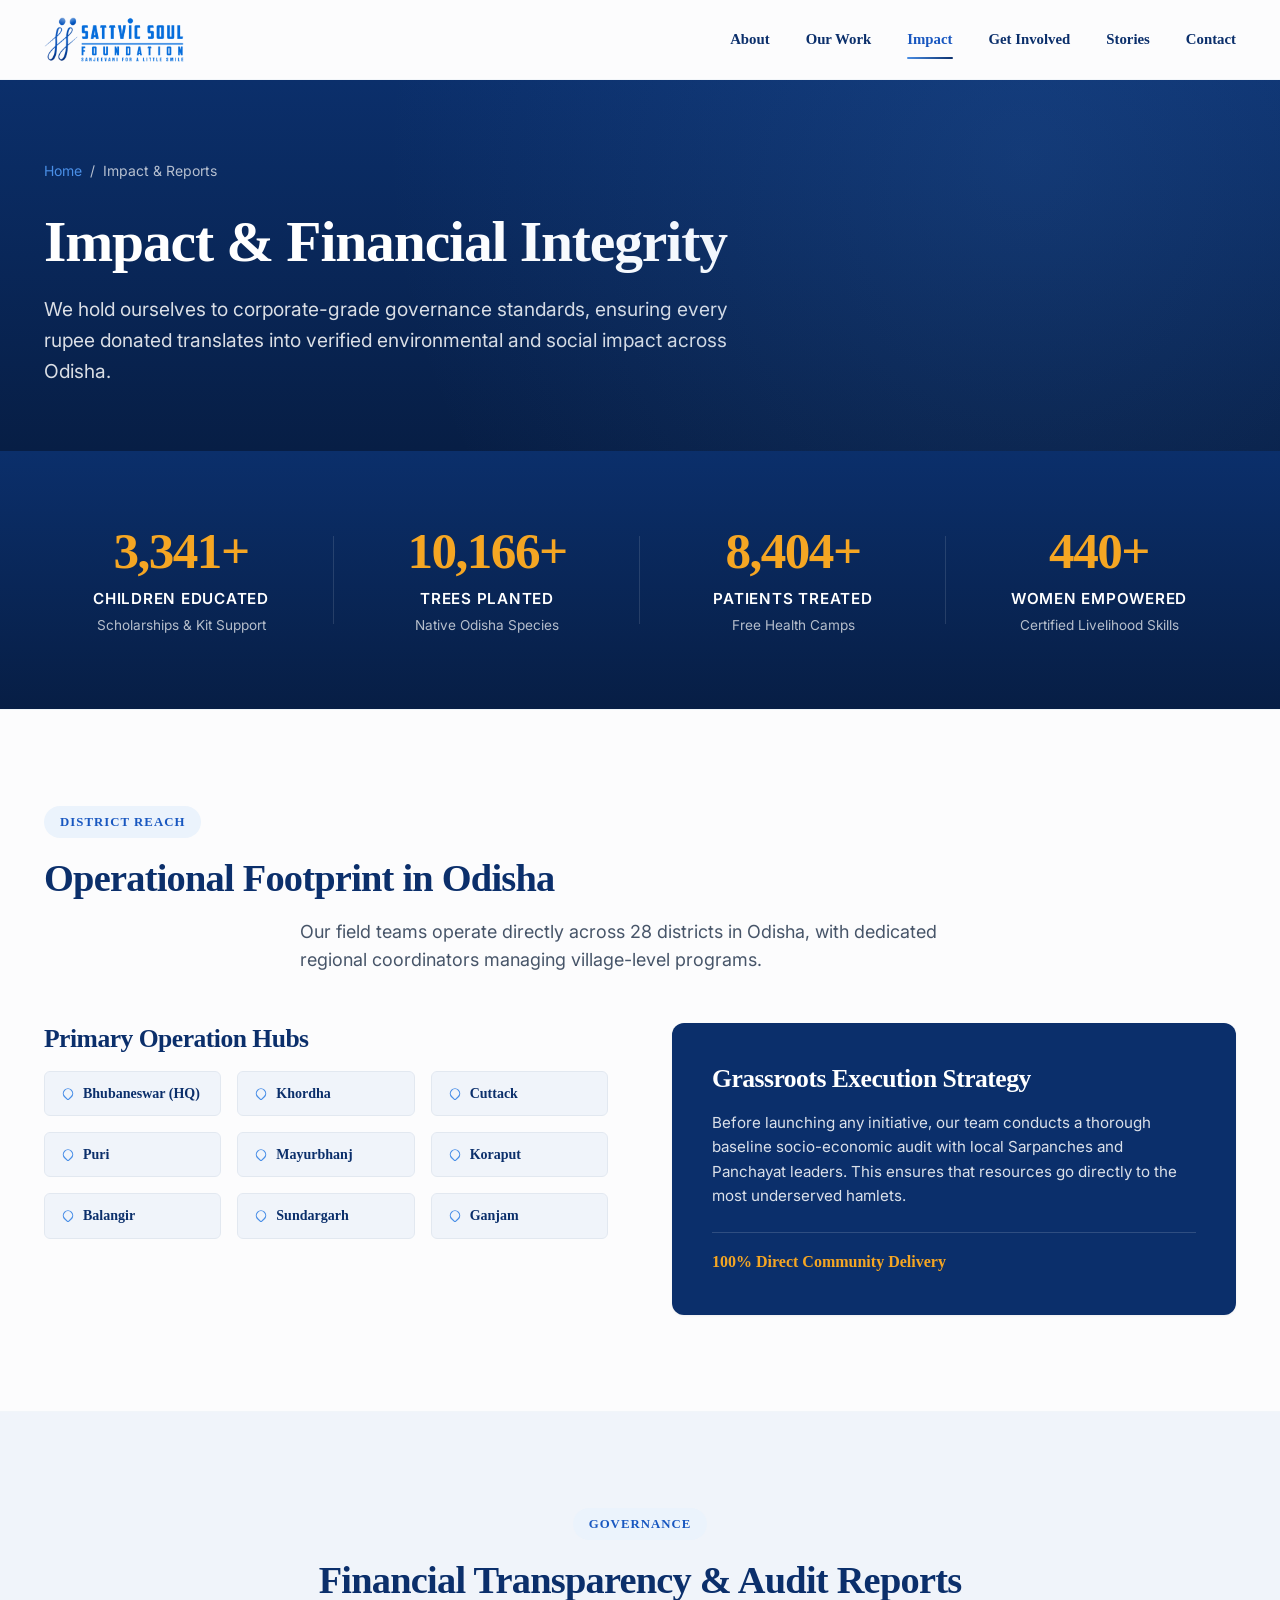
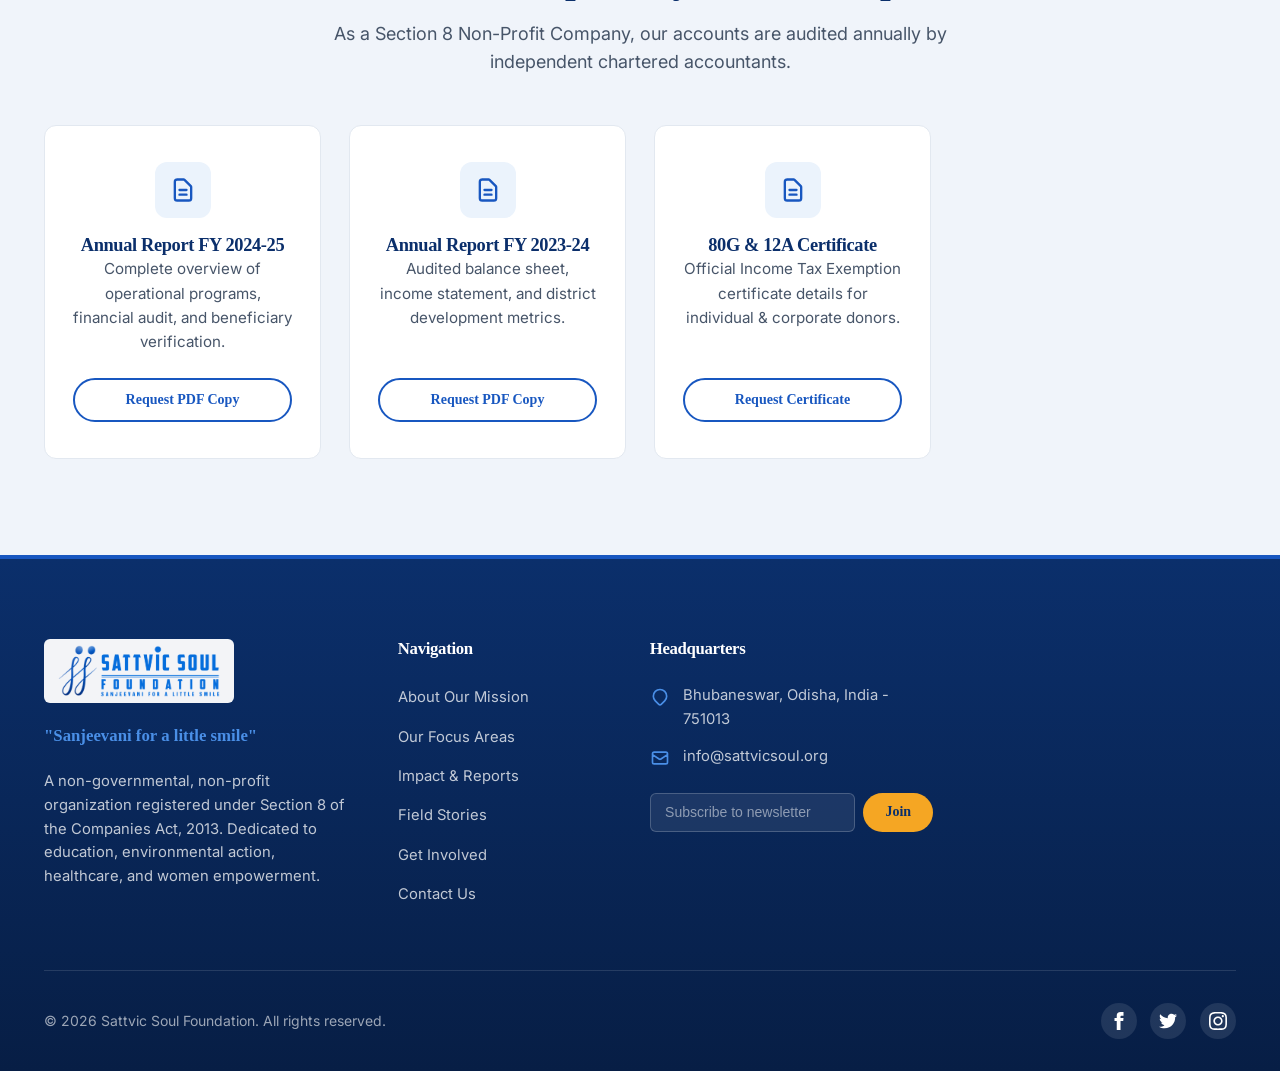
<file: impact.html>
<!DOCTYPE html>
<html lang="en">
<head>
    <meta charset="UTF-8">
    <meta name="viewport" content="width=device-width, initial-scale=1.0">
    <meta name="description" content="Impact & Transparency — Sattvic Soul Foundation's verified metrics, regional coverage across Odisha, 80G tax exemption details, and annual audit reports.">
    <title>Impact & Transparency — Sattvic Soul Foundation</title>
    
    <!-- Google Fonts -->
    <link rel="preconnect" href="https://fonts.googleapis.com">
    <link rel="preconnect" href="https://fonts.gstatic.com" crossorigin>
    <link href="https://fonts.googleapis.com/css2?family=Inter:wght@400;500;600;700&family=Sora:wght@500;600;700;800&display=swap" rel="stylesheet">
    
    <!-- Stylesheets -->
    <link rel="stylesheet" href="css/style.css">
</head>
<body>

    <!-- Header & Navigation -->
    <header class="header" id="header">
        <div class="container header-container">
            <a href="index.html" class="logo-link" aria-label="Sattvic Soul Foundation Home">
                <img src="images/SATTVIC Soul.png" alt="Sattvic Soul Foundation Logo" class="logo-img">
            </a>

            <button class="mobile-toggle" aria-label="Toggle navigation menu" aria-expanded="false">
                <svg xmlns="http://www.w3.org/2000/svg" fill="none" viewBox="0 0 24 24" stroke="currentColor">
                    <path stroke-linecap="round" stroke-linejoin="round" stroke-width="2" d="M4 6h16M4 12h16M4 18h16"/>
                </svg>
            </button>

            <nav class="nav-menu" id="navMenu">
                <a href="about.html" class="nav-link">About</a>
                <a href="our-work.html" class="nav-link">Our Work</a>
                <a href="impact.html" class="nav-link active">Impact</a>
                <a href="get-involved.html" class="nav-link">Get Involved</a>
                <a href="stories.html" class="nav-link">Stories</a>
                <a href="contact.html" class="nav-link">Contact</a>
            </nav>
        </div>
    </header>

    <main>
        <!-- Page Hero -->
        <section class="page-hero">
            <div class="container">
                <div class="breadcrumb">
                    <a href="index.html">Home</a> / <span>Impact & Reports</span>
                </div>
                <h1 class="page-hero-title">Impact & Financial Integrity</h1>
                <p class="page-hero-sub">We hold ourselves to corporate-grade governance standards, ensuring every rupee donated translates into verified environmental and social impact across Odisha.</p>
            </div>
        </section>

        <!-- Impact Strip Dashboard -->
        <section class="impact-strip" style="box-shadow: none; border-top: none;">
            <div class="container">
                <div class="impact-grid">
                    <div class="impact-card">
                        <div class="impact-number" data-count="4850+">0</div>
                        <div class="impact-label">Children Educated</div>
                        <div class="impact-sublabel">Scholarships & Kit Support</div>
                    </div>
                    <div class="impact-card">
                        <div class="impact-number" data-count="15000+">0</div>
                        <div class="impact-label">Trees Planted</div>
                        <div class="impact-sublabel">Native Odisha Species</div>
                    </div>
                    <div class="impact-card">
                        <div class="impact-number" data-count="12400+">0</div>
                        <div class="impact-label">Patients Treated</div>
                        <div class="impact-sublabel">Free Health Camps</div>
                    </div>
                    <div class="impact-card">
                        <div class="impact-number" data-count="650+">0</div>
                        <div class="impact-label">Women Empowered</div>
                        <div class="impact-sublabel">Certified Livelihood Skills</div>
                    </div>
                </div>
            </div>
        </section>

        <!-- Regional Coverage & District Breakdown -->
        <section class="section-programs" style="background-color: var(--color-paper);">
            <div class="container">
                <div class="section-tag">District Reach</div>
                <h2 class="section-heading">Operational Footprint in Odisha</h2>
                <p class="section-subtitle">Our field teams operate directly across 28 districts in Odisha, with dedicated regional coordinators managing village-level programs.</p>

                <div class="about-grid" style="align-items: flex-start; margin-top: 2rem;">
                    <div class="reveal">
                        <h3 style="margin-bottom: 1rem;">Primary Operation Hubs</h3>
                        <div class="districts-grid" style="gap: 1rem;">
                            <div class="district-chip" style="background-color: var(--color-mist); color: var(--color-navy); border-color: var(--color-border);">
                                <svg xmlns="http://www.w3.org/2000/svg" fill="none" viewBox="0 0 24 24" stroke="currentColor">
                                    <path stroke-linecap="round" stroke-linejoin="round" stroke-width="2" d="M17.657 16.657L13.414 20.9a1.998 1.998 0 01-2.827 0l-4.244-4.243a8 8 0 1111.314 0z"/>
                                </svg>
                                Bhubaneswar (HQ)
                            </div>
                            <div class="district-chip" style="background-color: var(--color-mist); color: var(--color-navy); border-color: var(--color-border);">
                                <svg xmlns="http://www.w3.org/2000/svg" fill="none" viewBox="0 0 24 24" stroke="currentColor">
                                    <path stroke-linecap="round" stroke-linejoin="round" stroke-width="2" d="M17.657 16.657L13.414 20.9a1.998 1.998 0 01-2.827 0l-4.244-4.243a8 8 0 1111.314 0z"/>
                                </svg>
                                Khordha
                            </div>
                            <div class="district-chip" style="background-color: var(--color-mist); color: var(--color-navy); border-color: var(--color-border);">
                                <svg xmlns="http://www.w3.org/2000/svg" fill="none" viewBox="0 0 24 24" stroke="currentColor">
                                    <path stroke-linecap="round" stroke-linejoin="round" stroke-width="2" d="M17.657 16.657L13.414 20.9a1.998 1.998 0 01-2.827 0l-4.244-4.243a8 8 0 1111.314 0z"/>
                                </svg>
                                Cuttack
                            </div>
                            <div class="district-chip" style="background-color: var(--color-mist); color: var(--color-navy); border-color: var(--color-border);">
                                <svg xmlns="http://www.w3.org/2000/svg" fill="none" viewBox="0 0 24 24" stroke="currentColor">
                                    <path stroke-linecap="round" stroke-linejoin="round" stroke-width="2" d="M17.657 16.657L13.414 20.9a1.998 1.998 0 01-2.827 0l-4.244-4.243a8 8 0 1111.314 0z"/>
                                </svg>
                                Puri
                            </div>
                            <div class="district-chip" style="background-color: var(--color-mist); color: var(--color-navy); border-color: var(--color-border);">
                                <svg xmlns="http://www.w3.org/2000/svg" fill="none" viewBox="0 0 24 24" stroke="currentColor">
                                    <path stroke-linecap="round" stroke-linejoin="round" stroke-width="2" d="M17.657 16.657L13.414 20.9a1.998 1.998 0 01-2.827 0l-4.244-4.243a8 8 0 1111.314 0z"/>
                                </svg>
                                Mayurbhanj
                            </div>
                            <div class="district-chip" style="background-color: var(--color-mist); color: var(--color-navy); border-color: var(--color-border);">
                                <svg xmlns="http://www.w3.org/2000/svg" fill="none" viewBox="0 0 24 24" stroke="currentColor">
                                    <path stroke-linecap="round" stroke-linejoin="round" stroke-width="2" d="M17.657 16.657L13.414 20.9a1.998 1.998 0 01-2.827 0l-4.244-4.243a8 8 0 1111.314 0z"/>
                                </svg>
                                Koraput
                            </div>
                            <div class="district-chip" style="background-color: var(--color-mist); color: var(--color-navy); border-color: var(--color-border);">
                                <svg xmlns="http://www.w3.org/2000/svg" fill="none" viewBox="0 0 24 24" stroke="currentColor">
                                    <path stroke-linecap="round" stroke-linejoin="round" stroke-width="2" d="M17.657 16.657L13.414 20.9a1.998 1.998 0 01-2.827 0l-4.244-4.243a8 8 0 1111.314 0z"/>
                                </svg>
                                Balangir
                            </div>
                            <div class="district-chip" style="background-color: var(--color-mist); color: var(--color-navy); border-color: var(--color-border);">
                                <svg xmlns="http://www.w3.org/2000/svg" fill="none" viewBox="0 0 24 24" stroke="currentColor">
                                    <path stroke-linecap="round" stroke-linejoin="round" stroke-width="2" d="M17.657 16.657L13.414 20.9a1.998 1.998 0 01-2.827 0l-4.244-4.243a8 8 0 1111.314 0z"/>
                                </svg>
                                Sundargarh
                            </div>
                            <div class="district-chip" style="background-color: var(--color-mist); color: var(--color-navy); border-color: var(--color-border);">
                                <svg xmlns="http://www.w3.org/2000/svg" fill="none" viewBox="0 0 24 24" stroke="currentColor">
                                    <path stroke-linecap="round" stroke-linejoin="round" stroke-width="2" d="M17.657 16.657L13.414 20.9a1.998 1.998 0 01-2.827 0l-4.244-4.243a8 8 0 1111.314 0z"/>
                                </svg>
                                Ganjam
                            </div>
                        </div>
                    </div>

                    <div class="story-card reveal" style="background-color: var(--color-navy); color: var(--color-white); border: none;">
                        <h3 style="color: var(--color-white); margin-bottom: 1rem;">Grassroots Execution Strategy</h3>
                        <p style="color: rgba(255,255,255,0.85); font-size: 0.95rem; line-height: 1.6; margin-bottom: 1.5rem;">
                            Before launching any initiative, our team conducts a thorough baseline socio-economic audit with local Sarpanches and Panchayat leaders. This ensures that resources go directly to the most underserved hamlets.
                        </p>
                        <div style="border-top: 1px solid rgba(255,255,255,0.15); padding-top: 1rem; color: var(--color-warm); font-weight: 700; font-family: var(--font-heading);">
                            100% Direct Community Delivery
                        </div>
                    </div>
                </div>
            </div>
        </section>

        <!-- Reports & Governance -->
        <section class="section-stories" id="reports">
            <div class="container text-center">
                <div class="section-tag">Governance</div>
                <h2 class="section-heading">Financial Transparency & Audit Reports</h2>
                <p class="section-subtitle">As a Section 8 Non-Profit Company, our accounts are audited annually by independent chartered accountants.</p>

                <div class="programs-grid">
                    <div class="program-card reveal text-center">
                        <div class="program-icon-box" style="margin: 0 auto 1rem;">
                            <svg xmlns="http://www.w3.org/2000/svg" fill="none" viewBox="0 0 24 24" stroke="currentColor">
                                <path stroke-linecap="round" stroke-linejoin="round" stroke-width="2" d="M9 12h6m-6 4h6m2 5H7a2 2 0 01-2-2V5a2 2 0 012-2h5.586a1 1 0 01.707.293l5.414 5.414a1 1 0 01.293.707V19a2 2 0 01-2 2z"/>
                            </svg>
                        </div>
                        <h4>Annual Report FY 2024-25</h4>
                        <p class="program-desc">Complete overview of operational programs, financial audit, and beneficiary verification.</p>
                        <a href="contact.html" class="btn btn-outline btn-sm">Request PDF Copy</a>
                    </div>

                    <div class="program-card reveal text-center">
                        <div class="program-icon-box" style="margin: 0 auto 1rem;">
                            <svg xmlns="http://www.w3.org/2000/svg" fill="none" viewBox="0 0 24 24" stroke="currentColor">
                                <path stroke-linecap="round" stroke-linejoin="round" stroke-width="2" d="M9 12h6m-6 4h6m2 5H7a2 2 0 01-2-2V5a2 2 0 012-2h5.586a1 1 0 01.707.293l5.414 5.414a1 1 0 01.293.707V19a2 2 0 01-2 2z"/>
                            </svg>
                        </div>
                        <h4>Annual Report FY 2023-24</h4>
                        <p class="program-desc">Audited balance sheet, income statement, and district development metrics.</p>
                        <a href="contact.html" class="btn btn-outline btn-sm">Request PDF Copy</a>
                    </div>

                    <div class="program-card reveal text-center">
                        <div class="program-icon-box" style="margin: 0 auto 1rem;">
                            <svg xmlns="http://www.w3.org/2000/svg" fill="none" viewBox="0 0 24 24" stroke="currentColor">
                                <path stroke-linecap="round" stroke-linejoin="round" stroke-width="2" d="M9 12h6m-6 4h6m2 5H7a2 2 0 01-2-2V5a2 2 0 012-2h5.586a1 1 0 01.707.293l5.414 5.414a1 1 0 01.293.707V19a2 2 0 01-2 2z"/>
                            </svg>
                        </div>
                        <h4>80G & 12A Certificate</h4>
                        <p class="program-desc">Official Income Tax Exemption certificate details for individual & corporate donors.</p>
                        <a href="contact.html" class="btn btn-outline btn-sm">Request Certificate</a>
                    </div>
                </div>
            </div>
        </section>
    </main>

    <!-- Footer -->
    <footer class="footer">
        <div class="container">
            <div class="footer-top">
                <div class="footer-brand">
                    <img src="images/SATTVIC Soul.png" alt="Sattvic Soul Foundation" class="footer-logo">
                    <div class="footer-tagline">"Sanjeevani for a little smile"</div>
                    <p class="footer-desc">A non-governmental, non-profit organization registered under Section 8 of the Companies Act, 2013. Dedicated to education, environmental action, healthcare, and women empowerment.</p>
                </div>

                <div>
                    <h4 class="footer-col-title">Navigation</h4>
                    <ul class="footer-links">
                        <li><a href="about.html" class="footer-link">About Our Mission</a></li>
                        <li><a href="our-work.html" class="footer-link">Our Focus Areas</a></li>
                        <li><a href="impact.html" class="footer-link">Impact & Reports</a></li>
                        <li><a href="stories.html" class="footer-link">Field Stories</a></li>
                        <li><a href="get-involved.html" class="footer-link">Get Involved</a></li>
                        <li><a href="contact.html" class="footer-link">Contact Us</a></li>
                    </ul>
                </div>

                <div>
                    <h4 class="footer-col-title">Headquarters</h4>
                    <div class="footer-contact-item">
                        <svg class="footer-contact-icon" xmlns="http://www.w3.org/2000/svg" fill="none" viewBox="0 0 24 24" stroke="currentColor">
                            <path stroke-linecap="round" stroke-linejoin="round" stroke-width="2" d="M17.657 16.657L13.414 20.9a1.998 1.998 0 01-2.827 0l-4.244-4.243a8 8 0 1111.314 0z"/>
                        </svg>
                        <span>Bhubaneswar, Odisha, India - 751013</span>
                    </div>
                    <div class="footer-contact-item">
                        <svg class="footer-contact-icon" xmlns="http://www.w3.org/2000/svg" fill="none" viewBox="0 0 24 24" stroke="currentColor">
                            <path stroke-linecap="round" stroke-linejoin="round" stroke-width="2" d="M3 8l7.89 5.26a2 2 0 002.22 0L21 8M5 19h14a2 2 0 002-2V7a2 2 0 00-2-2H5a2 2 0 00-2 2v10a2 2 0 002 2z"/>
                        </svg>
                        <span>info@sattvicsoul.org</span>
                    </div>

                    <form class="footer-newsletter-form" data-validate style="margin-top: 1.5rem;">
                        <input type="email" placeholder="Subscribe to newsletter" class="footer-newsletter-input" required>
                        <button type="submit" class="btn btn-warm btn-sm" aria-label="Subscribe">Join</button>
                    </form>
                </div>
            </div>

            <div class="footer-bottom">
                <div>&copy; 2026 Sattvic Soul Foundation. All rights reserved.</div>
                <div class="social-links">
                    <a href="https://facebook.com" class="social-icon-btn" aria-label="Facebook" target="_blank" rel="noopener">
                        <svg xmlns="http://www.w3.org/2000/svg" fill="currentColor" viewBox="0 0 24 24">
                            <path d="M9 8H6v4h3v12h5V12h3.642L18 8h-4V6.333C14 5.374 14.5 5 15.5 5H18V0h-3.808C10.592 0 9 1.583 9 4.615V8z"/>
                        </svg>
                    </a>
                    <a href="https://twitter.com" class="social-icon-btn" aria-label="Twitter" target="_blank" rel="noopener">
                        <svg xmlns="http://www.w3.org/2000/svg" fill="currentColor" viewBox="0 0 24 24">
                            <path d="M24 4.557c-.883.392-1.832.656-2.828.775 1.017-.609 1.798-1.574 2.165-2.724-.951.564-2.005.974-3.127 1.195-.897-.957-2.178-1.555-3.594-1.555-3.179 0-5.515 2.966-4.797 6.045-4.091-.205-7.719-2.165-10.148-5.144-1.29 2.213-.669 5.108 1.523 6.574-.806-.026-1.566-.247-2.229-.616-.054 2.281 1.581 4.415 3.949 4.89-.693.188-1.452.232-2.224.084.626 1.956 2.444 3.379 4.6 3.419-2.07 1.623-4.678 2.348-7.29 2.04 2.179 1.397 4.768 2.212 7.548 2.212 9.142 0 14.307-7.721 13.995-14.646.962-.695 1.797-1.562 2.457-2.549z"/>
                        </svg>
                    </a>
                    <a href="https://instagram.com" class="social-icon-btn" aria-label="Instagram" target="_blank" rel="noopener">
                        <svg xmlns="http://www.w3.org/2000/svg" fill="currentColor" viewBox="0 0 24 24">
                            <path d="M12 2.163c3.204 0 3.584.012 4.85.07 3.252.148 4.771 1.691 4.919 4.919.058 1.265.069 1.645.069 4.849 0 3.205-.012 3.584-.069 4.849-.149 3.225-1.664 4.771-4.919 4.919-1.266.058-1.644.07-4.85.07-3.204 0-3.584-.012-4.849-.07-3.26-.149-4.771-1.699-4.919-4.92-.058-1.265-.07-1.644-.07-4.849 0-3.204.013-3.583.07-4.849.149-3.227 1.664-4.771 4.919-4.919 1.266-.057 1.645-.069 4.849-.069zm0-2.163c-3.259 0-3.667.014-4.947.072-4.358.2-6.78 2.618-6.98 6.98-.059 1.281-.073 1.689-.073 4.948 0 3.259.014 3.668.072 4.948.2 4.358 2.618 6.78 6.98 6.98 1.281.058 1.689.072 4.948.072 3.259 0 3.668-.014 4.948-.072 4.354-.2 6.782-2.618 6.979-6.98.059-1.28.073-1.689.073-4.948 0-3.259-.014-3.667-.072-4.947-.196-4.354-2.617-6.78-6.979-6.98-1.281-.059-1.69-.073-4.949-.073zm0 5.838c-3.403 0-6.162 2.759-6.162 6.162s2.759 6.163 6.162 6.163 6.162-2.759 6.162-6.163c0-3.403-2.759-6.162-6.162-6.162zm0 10.162c-2.209 0-4-1.79-4-4 0-2.209 1.791-4 4-4s4 1.791 4 4c0 2.21-1.791 4-4 4zm6.406-11.845c-.796 0-1.441.645-1.441 1.44s.645 1.44 1.441 1.44c.795 0 1.439-.645 1.439-1.44s-.644-1.44-1.439-1.44z"/>
                        </svg>
                    </a>
                </div>
            </div>
        </div>
    </footer>

    <!-- Floating Quick-Donate Action (Mobile & Tablet) -->
    <a href="get-involved.html#donate" class="floating-quick-donate" aria-label="Donate Now">
        <svg xmlns="http://www.w3.org/2000/svg" fill="none" viewBox="0 0 24 24" stroke="currentColor" width="20" height="20">
            <path stroke-linecap="round" stroke-linejoin="round" stroke-width="2.5" d="M12 4v16m8-8H4" />
        </svg>
        Donate
    </a>

    <!-- Scripts -->
    <script src="js/main.js"></script>
</body>
</html>
</file>
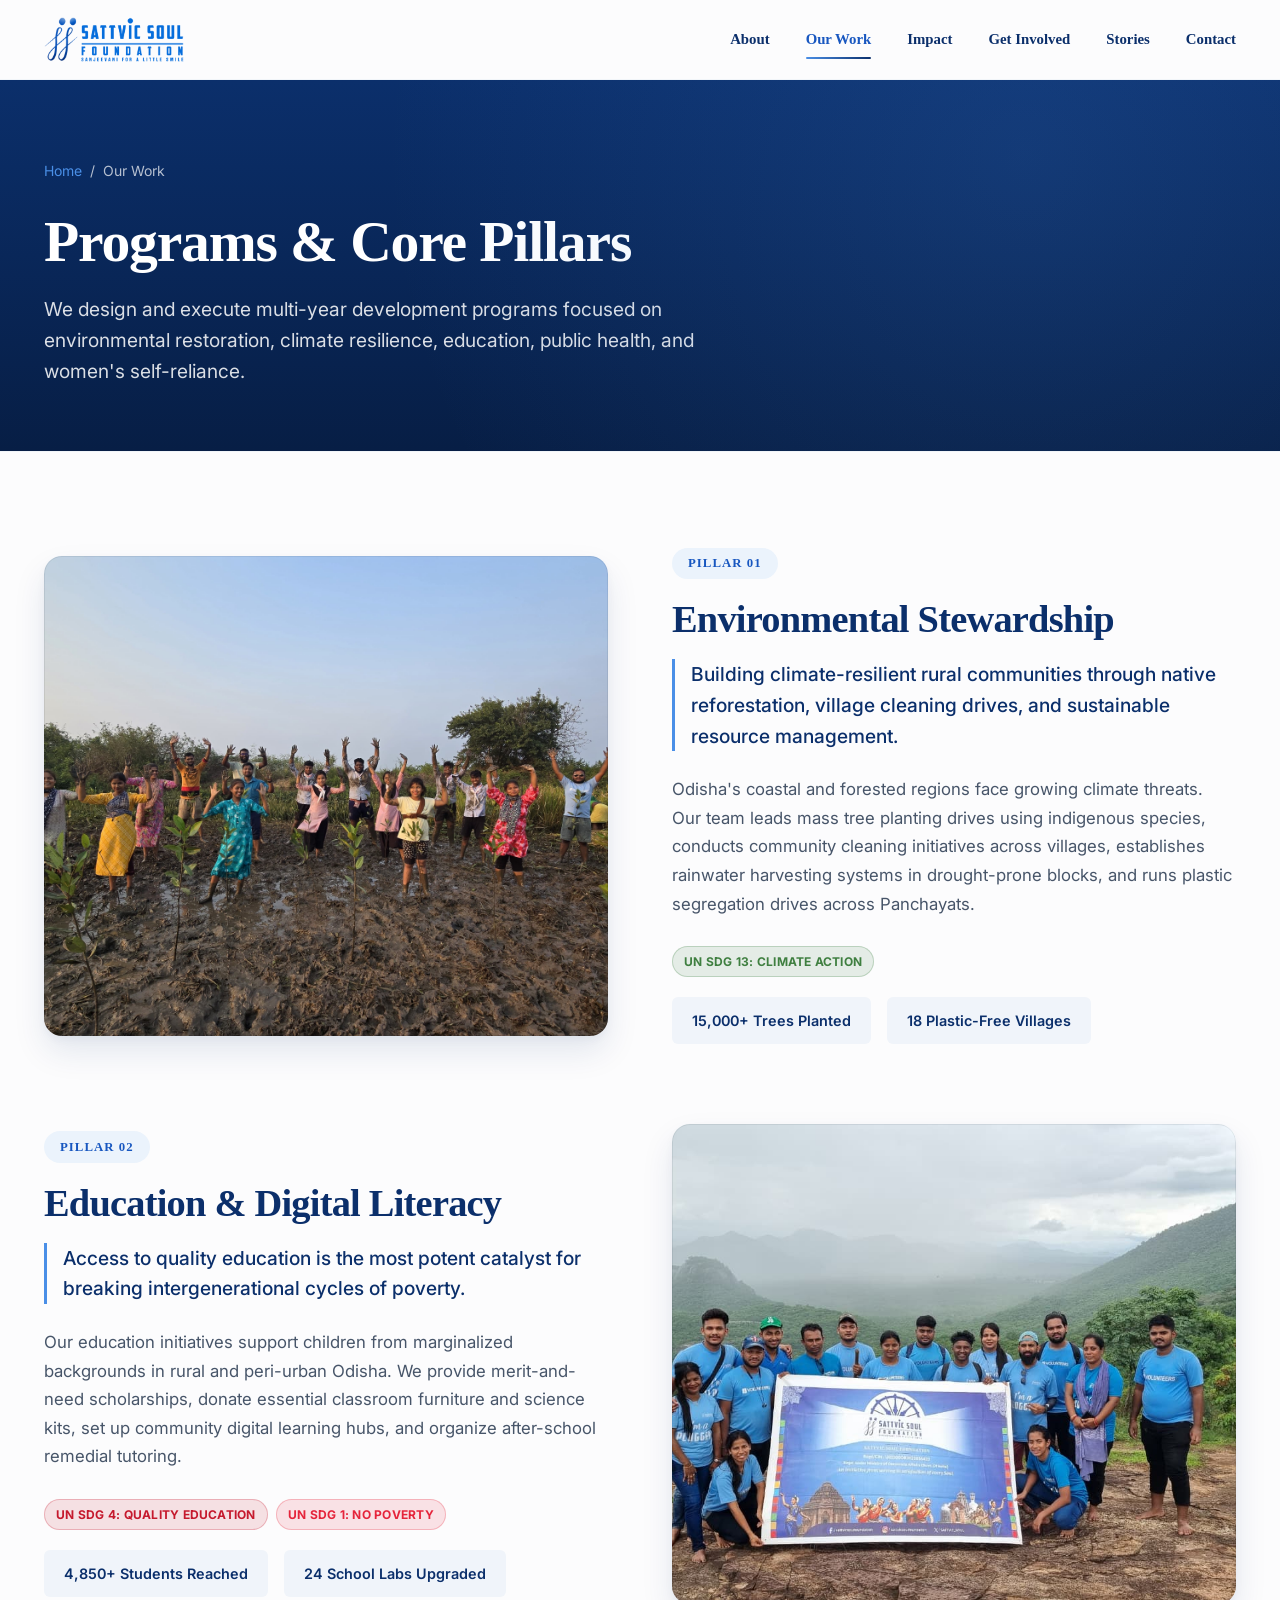
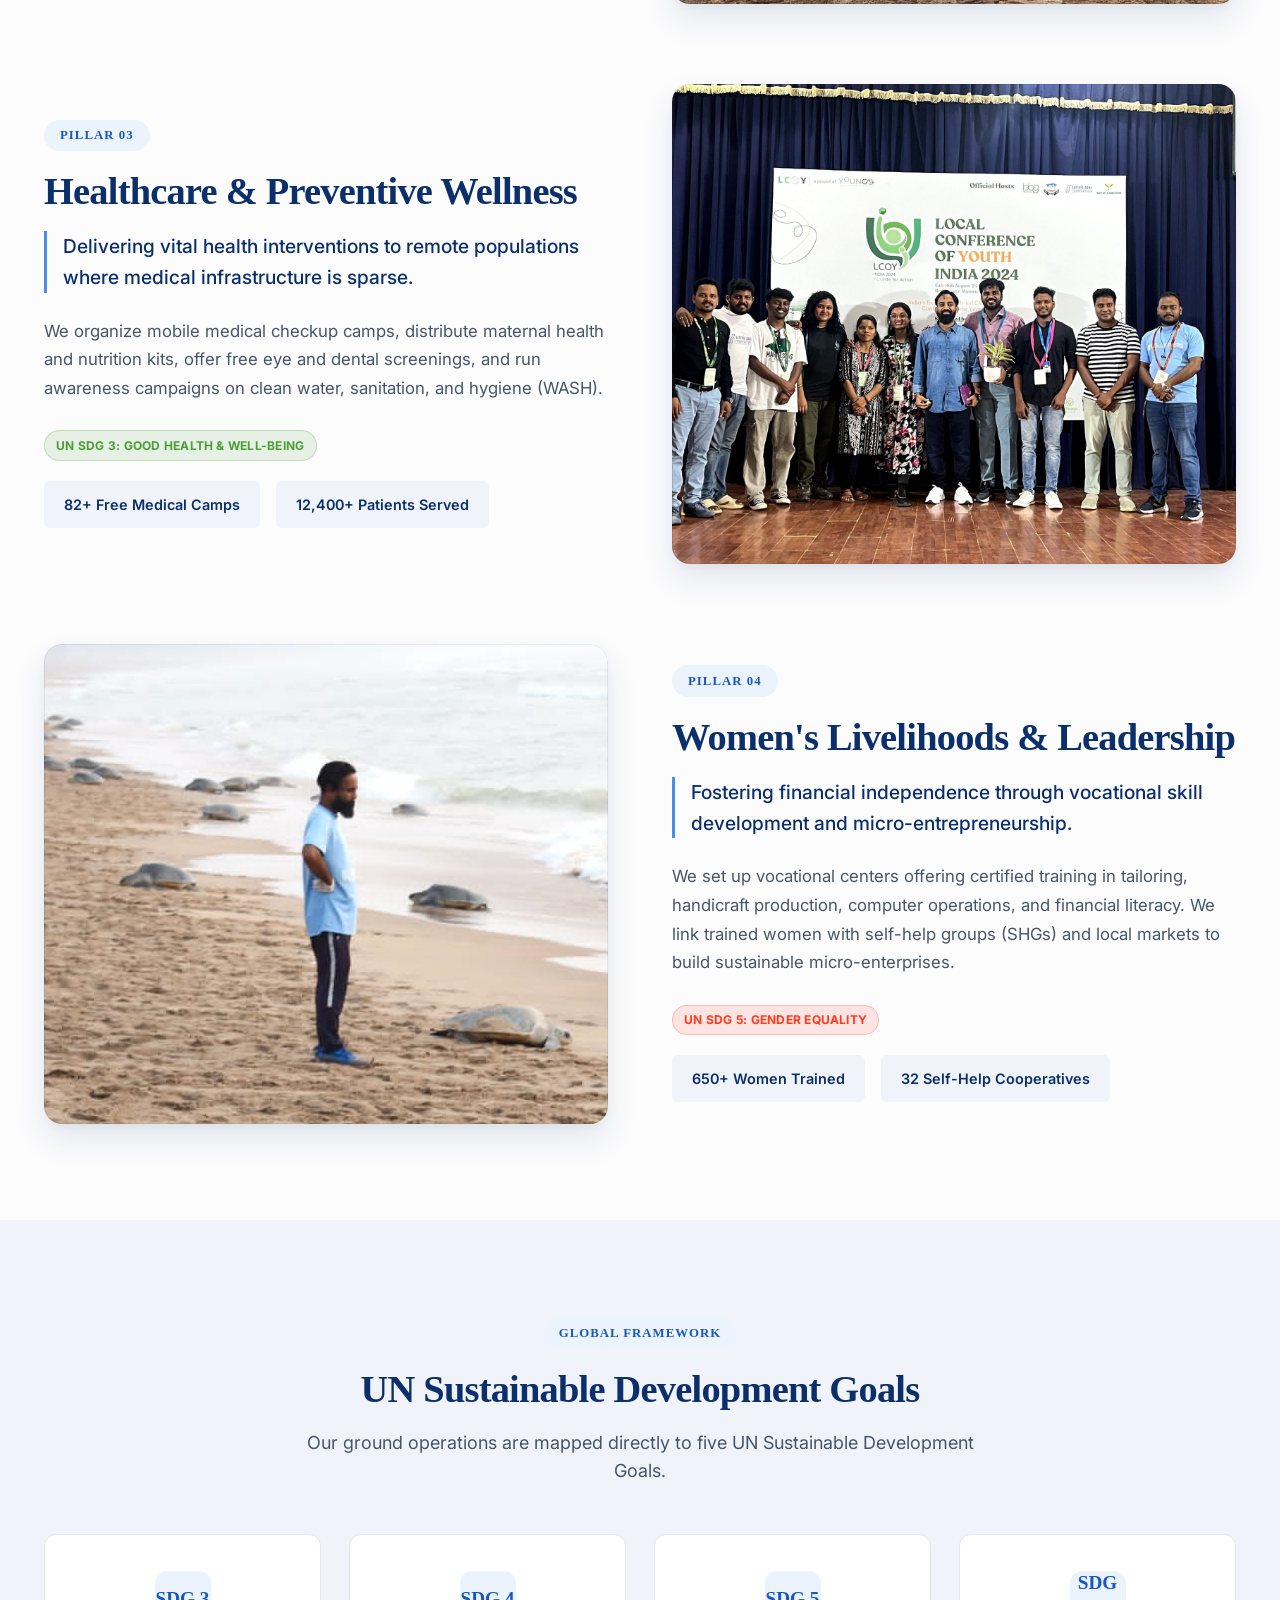
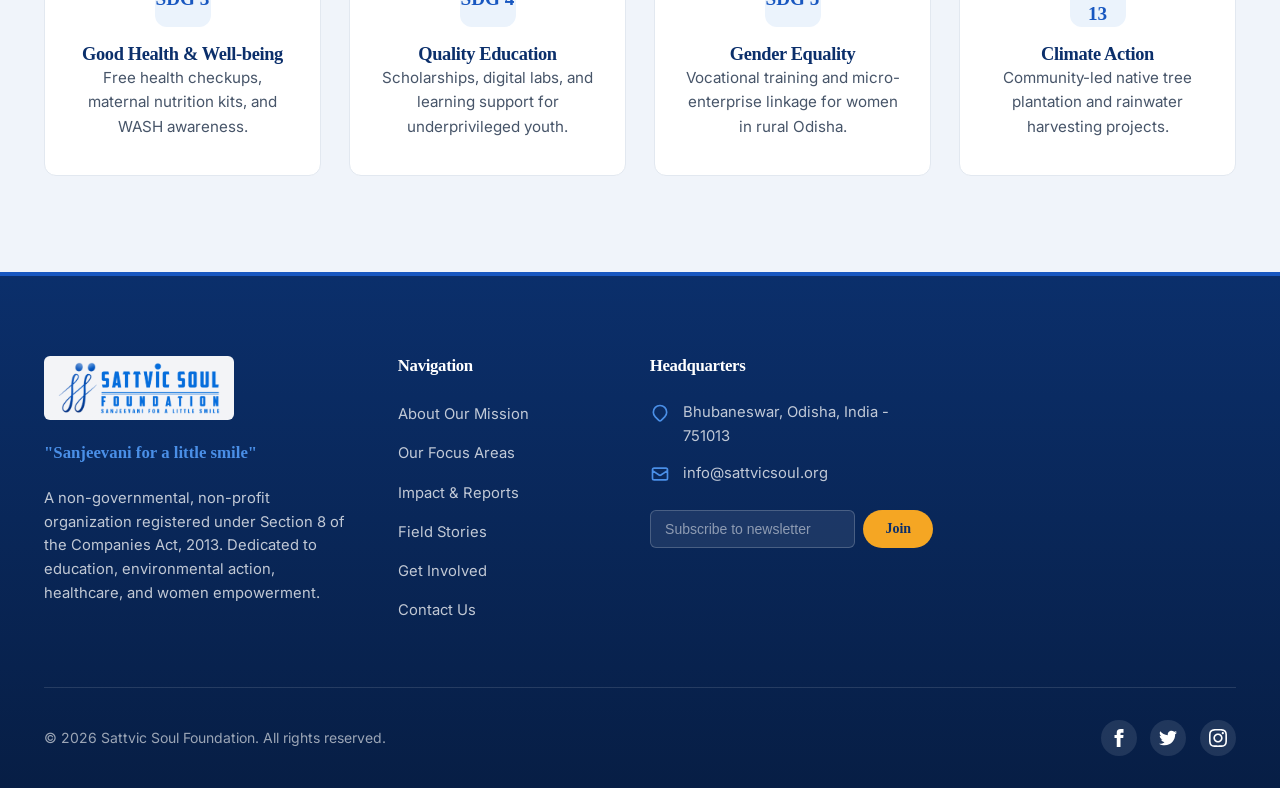
<file: our-work.html>
<!DOCTYPE html>
<html lang="en">
<head>
    <meta charset="UTF-8">
    <meta name="viewport" content="width=device-width, initial-scale=1.0">
    <meta name="description" content="Our Work — Sattvic Soul Foundation's initiatives across Education, Environment Conservation, Healthcare, and Women Empowerment in Odisha and India.">
    <title>Our Work — Sattvic Soul Foundation</title>
    
    <!-- Google Fonts -->
    <link rel="preconnect" href="https://fonts.googleapis.com">
    <link rel="preconnect" href="https://fonts.gstatic.com" crossorigin>
    <link href="https://fonts.googleapis.com/css2?family=Inter:wght@400;500;600;700&family=Sora:wght@500;600;700;800&display=swap" rel="stylesheet">
    
    <!-- Stylesheets -->
    <link rel="stylesheet" href="css/style.css">
</head>
<body>

    <!-- Header & Navigation -->
    <header class="header" id="header">
        <div class="container header-container">
            <a href="index.html" class="logo-link" aria-label="Sattvic Soul Foundation Home">
                <img src="images/SATTVIC Soul.png" alt="Sattvic Soul Foundation Logo" class="logo-img">
            </a>

            <button class="mobile-toggle" aria-label="Toggle navigation menu" aria-expanded="false">
                <svg xmlns="http://www.w3.org/2000/svg" fill="none" viewBox="0 0 24 24" stroke="currentColor">
                    <path stroke-linecap="round" stroke-linejoin="round" stroke-width="2" d="M4 6h16M4 12h16M4 18h16"/>
                </svg>
            </button>

            <nav class="nav-menu" id="navMenu">
                <a href="about.html" class="nav-link">About</a>
                <a href="our-work.html" class="nav-link active">Our Work</a>
                <a href="impact.html" class="nav-link">Impact</a>
                <a href="get-involved.html" class="nav-link">Get Involved</a>
                <a href="stories.html" class="nav-link">Stories</a>
                <a href="contact.html" class="nav-link">Contact</a>
            </nav>
        </div>
    </header>

    <main>
        <!-- Page Hero -->
        <section class="page-hero">
            <div class="container">
                <div class="breadcrumb">
                    <a href="index.html">Home</a> / <span>Our Work</span>
                </div>
                <h1 class="page-hero-title">Programs & Core Pillars</h1>
                <p class="page-hero-sub">We design and execute multi-year development programs focused on environmental restoration, climate resilience, education, public health, and women's self-reliance.</p>
            </div>
        </section>

        <!-- Detailed Programs -->
        <section class="section-programs" style="background-color: var(--color-paper);">
            <div class="container">
                
                <!-- 1. Environment -->
                <div id="environment" style="margin-bottom: 5rem;" class="reveal">
                    <div class="about-grid" style="align-items: center;">
                        <div class="about-image-wrapper">
                            <img src="images/WhatsApp Image 2026-01-07 at 09.22.35.jpeg" 
                                 alt="Environmental restoration initiative" 
                                 class="about-img"
                                 data-lightbox-src="images/WhatsApp Image 2026-01-07 at 09.22.35.jpeg"
                                 data-lightbox-title="Reforestation & Sapling Drive"
                                 data-lightbox-desc="Planting native saplings across coastal Odisha districts for climate resilience."
                                 style="cursor: pointer;" title="Click to view full photo">
                        </div>
                        <div class="about-content">
                            <div class="section-tag">Pillar 01</div>
                            <h2 class="section-heading">Environmental Stewardship</h2>
                            <p class="about-content-lead">Building climate-resilient rural communities through native reforestation, village cleaning drives, and sustainable resource management.</p>
                            <p class="about-text">Odisha's coastal and forested regions face growing climate threats. Our team leads mass tree planting drives using indigenous species, conducts community cleaning initiatives across villages, establishes rainwater harvesting systems in drought-prone blocks, and runs plastic segregation drives across Panchayats.</p>
                            
                            <div class="sdg-badge-container" style="margin-bottom: 1.25rem;">
                                <span class="sdg-badge sdg-13">UN SDG 13: Climate Action</span>
                            </div>

                            <div style="display: flex; gap: 1rem; flex-wrap: wrap;">
                                <div style="background-color: var(--color-mist); padding: 0.75rem 1.25rem; border-radius: var(--radius-sm); font-size: 0.9rem; font-weight: 600; color: var(--color-navy);">
                                    15,000+ Trees Planted
                                </div>
                                <div style="background-color: var(--color-mist); padding: 0.75rem 1.25rem; border-radius: var(--radius-sm); font-size: 0.9rem; font-weight: 600; color: var(--color-navy);">
                                    18 Plastic-Free Villages
                                </div>
                            </div>
                        </div>
                    </div>
                </div>

                <!-- 2. Education -->
                <div id="education" style="margin-bottom: 5rem;" class="reveal">
                    <div class="about-grid" style="align-items: center;">
                        <div class="about-content">
                            <div class="section-tag">Pillar 02</div>
                            <h2 class="section-heading">Education & Digital Literacy</h2>
                            <p class="about-content-lead">Access to quality education is the most potent catalyst for breaking intergenerational cycles of poverty.</p>
                            <p class="about-text">Our education initiatives support children from marginalized backgrounds in rural and peri-urban Odisha. We provide merit-and-need scholarships, donate essential classroom furniture and science kits, set up community digital learning hubs, and organize after-school remedial tutoring.</p>
                            
                            <div class="sdg-badge-container" style="margin-bottom: 1.25rem;">
                                <span class="sdg-badge sdg-4">UN SDG 4: Quality Education</span>
                                <span class="sdg-badge sdg-1">UN SDG 1: No Poverty</span>
                            </div>

                            <div style="display: flex; gap: 1rem; flex-wrap: wrap;">
                                <div style="background-color: var(--color-mist); padding: 0.75rem 1.25rem; border-radius: var(--radius-sm); font-size: 0.9rem; font-weight: 600; color: var(--color-navy);">
                                    4,850+ Students Reached
                                </div>
                                <div style="background-color: var(--color-mist); padding: 0.75rem 1.25rem; border-radius: var(--radius-sm); font-size: 0.9rem; font-weight: 600; color: var(--color-navy);">
                                    24 School Labs Upgraded
                                </div>
                            </div>
                        </div>
                        <div class="about-image-wrapper">
                            <img src="images/WhatsApp Image 2026-01-25 at 23.51.15.jpeg" 
                                 alt="Education program in Odisha" 
                                 class="about-img"
                                 data-lightbox-src="images/WhatsApp Image 2026-01-25 at 23.51.15.jpeg"
                                 data-lightbox-title="Education & Kit Distribution in Odisha"
                                 data-lightbox-desc="Sattvic Soul Foundation volunteers delivering learning materials to rural students."
                                 style="cursor: pointer;" title="Click to view full photo">
                        </div>
                    </div>
                </div>

                <!-- 3. Health -->
                <div id="health" style="margin-bottom: 5rem;" class="reveal">
                    <div class="about-grid" style="align-items: center;">
                        <div class="about-content">
                            <div class="section-tag">Pillar 03</div>
                            <h2 class="section-heading">Healthcare & Preventive Wellness</h2>
                            <p class="about-content-lead">Delivering vital health interventions to remote populations where medical infrastructure is sparse.</p>
                            <p class="about-text">We organize mobile medical checkup camps, distribute maternal health and nutrition kits, offer free eye and dental screenings, and run awareness campaigns on clean water, sanitation, and hygiene (WASH).</p>
                            
                            <div class="sdg-badge-container" style="margin-bottom: 1.25rem;">
                                <span class="sdg-badge sdg-3">UN SDG 3: Good Health & Well-Being</span>
                            </div>

                            <div style="display: flex; gap: 1rem; flex-wrap: wrap;">
                                <div style="background-color: var(--color-mist); padding: 0.75rem 1.25rem; border-radius: var(--radius-sm); font-size: 0.9rem; font-weight: 600; color: var(--color-navy);">
                                    82+ Free Medical Camps
                                </div>
                                <div style="background-color: var(--color-mist); padding: 0.75rem 1.25rem; border-radius: var(--radius-sm); font-size: 0.9rem; font-weight: 600; color: var(--color-navy);">
                                    12,400+ Patients Served
                                </div>
                            </div>
                        </div>
                        <div class="about-image-wrapper">
                            <img src="images/WhatsApp Image 2026-01-25 at 23.51.16.jpeg" 
                                 alt="Healthcare camp by Sattvic Soul Foundation" 
                                 class="about-img"
                                 data-lightbox-src="images/WhatsApp Image 2026-01-25 at 23.51.16.jpeg"
                                 data-lightbox-title="Mobile Healthcare Camp"
                                 data-lightbox-desc="Free medical screening and prescription delivery in rural Odisha villages."
                                 style="cursor: pointer;" title="Click to view full photo">
                        </div>
                    </div>
                </div>

                <!-- 4. Women Empowerment -->
                <div id="women" class="reveal">
                    <div class="about-grid" style="align-items: center;">
                        <div class="about-image-wrapper">
                            <img src="images/WhatsApp Image 2026-01-25 at 23.52.58.jpeg" 
                                 alt="Women empowerment training center" 
                                 class="about-img"
                                 data-lightbox-src="images/WhatsApp Image 2026-01-25 at 23.52.58.jpeg"
                                 data-lightbox-title="Women Tailoring & Skill Center"
                                 data-lightbox-desc="Empowering rural women with vocational tailoring skills and market linkages."
                                 style="cursor: pointer;" title="Click to view full photo">
                        </div>
                        <div class="about-content">
                            <div class="section-tag">Pillar 04</div>
                            <h2 class="section-heading">Women's Livelihoods & Leadership</h2>
                            <p class="about-content-lead">Fostering financial independence through vocational skill development and micro-entrepreneurship.</p>
                            <p class="about-text">We set up vocational centers offering certified training in tailoring, handicraft production, computer operations, and financial literacy. We link trained women with self-help groups (SHGs) and local markets to build sustainable micro-enterprises.</p>
                            
                            <div class="sdg-badge-container" style="margin-bottom: 1.25rem;">
                                <span class="sdg-badge sdg-5">UN SDG 5: Gender Equality</span>
                            </div>

                            <div style="display: flex; gap: 1rem; flex-wrap: wrap;">
                                <div style="background-color: var(--color-mist); padding: 0.75rem 1.25rem; border-radius: var(--radius-sm); font-size: 0.9rem; font-weight: 600; color: var(--color-navy);">
                                    650+ Women Trained
                                </div>
                                <div style="background-color: var(--color-mist); padding: 0.75rem 1.25rem; border-radius: var(--radius-sm); font-size: 0.9rem; font-weight: 600; color: var(--color-navy);">
                                    32 Self-Help Cooperatives
                                </div>
                            </div>
                        </div>
                    </div>
                </div>

            </div>
        </section>

        <!-- SDG Alignment -->
        <section class="section-stories">
            <div class="container text-center">
                <div class="section-tag">Global Framework</div>
                <h2 class="section-heading">UN Sustainable Development Goals</h2>
                <p class="section-subtitle">Our ground operations are mapped directly to five UN Sustainable Development Goals.</p>

                <div class="programs-grid">
                    <div class="program-card reveal text-center">
                        <div class="program-icon-box" style="margin: 0 auto 1rem;">
                            <span style="font-family: var(--font-heading); font-weight: 800; font-size: 1.2rem;">SDG 3</span>
                        </div>
                        <h4>Good Health & Well-being</h4>
                        <p class="program-desc">Free health checkups, maternal nutrition kits, and WASH awareness.</p>
                    </div>

                    <div class="program-card reveal text-center">
                        <div class="program-icon-box" style="margin: 0 auto 1rem;">
                            <span style="font-family: var(--font-heading); font-weight: 800; font-size: 1.2rem;">SDG 4</span>
                        </div>
                        <h4>Quality Education</h4>
                        <p class="program-desc">Scholarships, digital labs, and learning support for underprivileged youth.</p>
                    </div>

                    <div class="program-card reveal text-center">
                        <div class="program-icon-box" style="margin: 0 auto 1rem;">
                            <span style="font-family: var(--font-heading); font-weight: 800; font-size: 1.2rem;">SDG 5</span>
                        </div>
                        <h4>Gender Equality</h4>
                        <p class="program-desc">Vocational training and micro-enterprise linkage for women in rural Odisha.</p>
                    </div>

                    <div class="program-card reveal text-center">
                        <div class="program-icon-box" style="margin: 0 auto 1rem;">
                            <span style="font-family: var(--font-heading); font-weight: 800; font-size: 1.2rem;">SDG 13</span>
                        </div>
                        <h4>Climate Action</h4>
                        <p class="program-desc">Community-led native tree plantation and rainwater harvesting projects.</p>
                    </div>
                </div>
            </div>
        </section>
    </main>

    <!-- Footer -->
    <footer class="footer">
        <div class="container">
            <div class="footer-top">
                <div class="footer-brand">
                    <img src="images/SATTVIC Soul.png" alt="Sattvic Soul Foundation" class="footer-logo">
                    <div class="footer-tagline">"Sanjeevani for a little smile"</div>
                    <p class="footer-desc">A non-governmental, non-profit organization registered under Section 8 of the Companies Act, 2013. Dedicated to education, environmental action, healthcare, and women empowerment.</p>
                </div>

                <div>
                    <h4 class="footer-col-title">Navigation</h4>
                    <ul class="footer-links">
                        <li><a href="about.html" class="footer-link">About Our Mission</a></li>
                        <li><a href="our-work.html" class="footer-link">Our Focus Areas</a></li>
                        <li><a href="impact.html" class="footer-link">Impact & Reports</a></li>
                        <li><a href="stories.html" class="footer-link">Field Stories</a></li>
                        <li><a href="get-involved.html" class="footer-link">Get Involved</a></li>
                        <li><a href="contact.html" class="footer-link">Contact Us</a></li>
                    </ul>
                </div>

                <div>
                    <h4 class="footer-col-title">Headquarters</h4>
                    <div class="footer-contact-item">
                        <svg class="footer-contact-icon" xmlns="http://www.w3.org/2000/svg" fill="none" viewBox="0 0 24 24" stroke="currentColor">
                            <path stroke-linecap="round" stroke-linejoin="round" stroke-width="2" d="M17.657 16.657L13.414 20.9a1.998 1.998 0 01-2.827 0l-4.244-4.243a8 8 0 1111.314 0z"/>
                        </svg>
                        <span>Bhubaneswar, Odisha, India - 751013</span>
                    </div>
                    <div class="footer-contact-item">
                        <svg class="footer-contact-icon" xmlns="http://www.w3.org/2000/svg" fill="none" viewBox="0 0 24 24" stroke="currentColor">
                            <path stroke-linecap="round" stroke-linejoin="round" stroke-width="2" d="M3 8l7.89 5.26a2 2 0 002.22 0L21 8M5 19h14a2 2 0 002-2V7a2 2 0 00-2-2H5a2 2 0 00-2 2v10a2 2 0 002 2z"/>
                        </svg>
                        <span>info@sattvicsoul.org</span>
                    </div>

                    <form class="footer-newsletter-form" data-validate style="margin-top: 1.5rem;">
                        <input type="email" placeholder="Subscribe to newsletter" class="footer-newsletter-input" required>
                        <button type="submit" class="btn btn-warm btn-sm" aria-label="Subscribe">Join</button>
                    </form>
                </div>
            </div>

            <div class="footer-bottom">
                <div>&copy; 2026 Sattvic Soul Foundation. All rights reserved.</div>
                <div class="social-links">
                    <a href="https://facebook.com" class="social-icon-btn" aria-label="Facebook" target="_blank" rel="noopener">
                        <svg xmlns="http://www.w3.org/2000/svg" fill="currentColor" viewBox="0 0 24 24">
                            <path d="M9 8H6v4h3v12h5V12h3.642L18 8h-4V6.333C14 5.374 14.5 5 15.5 5H18V0h-3.808C10.592 0 9 1.583 9 4.615V8z"/>
                        </svg>
                    </a>
                    <a href="https://twitter.com" class="social-icon-btn" aria-label="Twitter" target="_blank" rel="noopener">
                        <svg xmlns="http://www.w3.org/2000/svg" fill="currentColor" viewBox="0 0 24 24">
                            <path d="M24 4.557c-.883.392-1.832.656-2.828.775 1.017-.609 1.798-1.574 2.165-2.724-.951.564-2.005.974-3.127 1.195-.897-.957-2.178-1.555-3.594-1.555-3.179 0-5.515 2.966-4.797 6.045-4.091-.205-7.719-2.165-10.148-5.144-1.29 2.213-.669 5.108 1.523 6.574-.806-.026-1.566-.247-2.229-.616-.054 2.281 1.581 4.415 3.949 4.89-.693.188-1.452.232-2.224.084.626 1.956 2.444 3.379 4.6 3.419-2.07 1.623-4.678 2.348-7.29 2.04 2.179 1.397 4.768 2.212 7.548 2.212 9.142 0 14.307-7.721 13.995-14.646.962-.695 1.797-1.562 2.457-2.549z"/>
                        </svg>
                    </a>
                    <a href="https://instagram.com" class="social-icon-btn" aria-label="Instagram" target="_blank" rel="noopener">
                        <svg xmlns="http://www.w3.org/2000/svg" fill="currentColor" viewBox="0 0 24 24">
                            <path d="M12 2.163c3.204 0 3.584.012 4.85.07 3.252.148 4.771 1.691 4.919 4.919.058 1.265.069 1.645.069 4.849 0 3.205-.012 3.584-.069 4.849-.149 3.225-1.664 4.771-4.919 4.919-1.266.058-1.644.07-4.85.07-3.204 0-3.584-.012-4.849-.07-3.26-.149-4.771-1.699-4.919-4.92-.058-1.265-.07-1.644-.07-4.849 0-3.204.013-3.583.07-4.849.149-3.227 1.664-4.771 4.919-4.919 1.266-.057 1.645-.069 4.849-.069zm0-2.163c-3.259 0-3.667.014-4.947.072-4.358.2-6.78 2.618-6.98 6.98-.059 1.281-.073 1.689-.073 4.948 0 3.259.014 3.668.072 4.948.2 4.358 2.618 6.78 6.98 6.98 1.281.058 1.689.072 4.948.072 3.259 0 3.668-.014 4.948-.072 4.354-.2 6.782-2.618 6.979-6.98.059-1.28.073-1.689.073-4.948 0-3.259-.014-3.667-.072-4.947-.196-4.354-2.617-6.78-6.979-6.98-1.281-.059-1.69-.073-4.949-.073zm0 5.838c-3.403 0-6.162 2.759-6.162 6.162s2.759 6.163 6.162 6.163 6.162-2.759 6.162-6.163c0-3.403-2.759-6.162-6.162-6.162zm0 10.162c-2.209 0-4-1.79-4-4 0-2.209 1.791-4 4-4s4 1.791 4 4c0 2.21-1.791 4-4 4zm6.406-11.845c-.796 0-1.441.645-1.441 1.44s.645 1.44 1.441 1.44c.795 0 1.439-.645 1.439-1.44s-.644-1.44-1.439-1.44z"/>
                        </svg>
                    </a>
                </div>
            </div>
        </div>
    </footer>

    <!-- Floating Quick-Donate Action (Mobile & Tablet) -->
    <a href="get-involved.html#donate" class="floating-quick-donate" aria-label="Donate Now">
        <svg xmlns="http://www.w3.org/2000/svg" fill="none" viewBox="0 0 24 24" stroke="currentColor" width="20" height="20">
            <path stroke-linecap="round" stroke-linejoin="round" stroke-width="2.5" d="M12 4v16m8-8H4" />
        </svg>
        Donate
    </a>

    <!-- Scripts -->
    <script src="js/main.js"></script>
</body>
</html>
</file>
<file: css/style.css>
/* ==========================================================================
   Sattvic Soul Foundation - Main Stylesheet
   Brand System: Clean, Trust-First NGO Design
   Palette: Primary Blue (#1857C0), Deep Navy (#0B2F6B), Sky (#4A8FE7), 
            Ink (#0F1A2B), Paper (#FCFCFD), Mist (#F0F4FA), Warm (#E9A94A)
   ========================================================================== */

/* --------------------------------------------------------------------------
   1. Design Tokens & CSS Variables
   -------------------------------------------------------------------------- */
:root {
    /* Canvas & Palette v2 (UNICEF-style Card Mosaic) */
    --canvas: #1B8EE4;
    --color-primary: #1857C0;
    --color-primary-dark: #0F3E8C;
    --color-navy: #0B2F6B;
    --color-navy-dark: #071E45;
    --color-sky: #4A8FE7;
    --color-sky-light: #EBF3FC;
    --color-ink: #0F1A2B;
    --color-ink-muted: #475569;
    --color-paper: #FCFCFD;
    --color-mist: #F0F4FA;
    --color-warm: #F5A623;
    --color-warm-dark: #D98F12;
    --color-warm-hover: #D98F12;
    --color-white: #FFFFFF;
    --color-border: #E2E8F0;
    --color-border-subtle: #F1F5F9;

    /* Gradients */
    --gradient-brand: linear-gradient(135deg, #4A8FE7 0%, #0B2F6B 100%);
    --gradient-hero-scrim: linear-gradient(180deg, rgba(7, 30, 69, 0) 0%, rgba(7, 30, 69, 0.88) 100%);
    --gradient-navy: linear-gradient(180deg, #0B2F6B 0%, #071E45 100%);
    --gradient-card: linear-gradient(180deg, rgba(255, 255, 255, 1) 0%, rgba(240, 244, 250, 0.5) 100%);

    /* Typography: Serif Display Stack for Editorial Headlines, Inter for UI & Body */
    --font-heading: 'Lora', Georgia, 'Times New Roman', serif;
    --font-serif: 'Lora', Georgia, 'Times New Roman', serif;
    --font-body: 'Inter', -apple-system, BlinkMacSystemFont, 'Segoe UI', Roboto, Helvetica, Arial, sans-serif;

    /* Spacing */
    --space-xs: 0.5rem;
    --space-sm: 1rem;
    --space-md: 1.5rem;
    --space-lg: 2.5rem;
    --space-xl: 4rem;
    --space-2xl: 6rem;

    /* Layout */
    --container-width: 1240px;
    --header-height: 80px;

    /* Shadows */
    --shadow-sm: 0 1px 3px rgba(15, 26, 43, 0.04), 0 1px 2px rgba(15, 26, 43, 0.02);
    --shadow-md: 0 4px 12px rgba(15, 26, 43, 0.06), 0 1px 3px rgba(15, 26, 43, 0.04);
    --shadow-lg: 0 16px 32px rgba(11, 47, 107, 0.10), 0 4px 8px rgba(11, 47, 107, 0.04);
    --shadow-hover: 0 20px 40px rgba(24, 87, 192, 0.15), 0 8px 16px rgba(24, 87, 192, 0.08);

    /* Radius */
    --radius-sm: 6px;
    --radius-md: 12px;
    --radius-lg: 18px;
    --radius-full: 9999px;

    /* Transitions */
    --transition-fast: 0.2s cubic-bezier(0.16, 1, 0.3, 1);
    --transition-normal: 0.3s cubic-bezier(0.16, 1, 0.3, 1);
    --transition-smooth: 0.5s cubic-bezier(0.16, 1, 0.3, 1);
}

/* --------------------------------------------------------------------------
   2. Reset & Base Setup
   -------------------------------------------------------------------------- */
*,
*::before,
*::after {
    box-sizing: border-box;
    margin: 0;
    padding: 0;
}

html {
    scroll-behavior: smooth;
    font-size: 16px;
    -webkit-text-size-adjust: 100%;
}

body {
    font-family: var(--font-body);
    font-weight: 400;
    line-height: 1.6;
    color: var(--color-ink);
    background-color: var(--color-paper);
    overflow-x: hidden;
    -webkit-font-smoothing: antialiased;
    -moz-osx-font-smoothing: grayscale;
}

img,
svg {
    display: block;
    max-width: 100%;
    height: auto;
}

a {
    color: var(--color-primary);
    text-decoration: none;
    transition: color var(--transition-fast);
}

a:hover {
    color: var(--color-navy);
}

ul,
ol {
    list-style: none;
}

/* --------------------------------------------------------------------------
   3. Typography & Utility Classes
   -------------------------------------------------------------------------- */
h1,
h2,
h3,
h4,
h5,
h6 {
    font-family: var(--font-heading);
    color: var(--color-navy);
    font-weight: 700;
    line-height: 1.25;
    letter-spacing: -0.02em;
}

h1 {
    font-size: clamp(2.25rem, 4.5vw, 3.75rem);
    font-weight: 800;
}

h2 {
    font-size: clamp(1.75rem, 3vw, 2.5rem);
}

h3 {
    font-size: clamp(1.25rem, 2vw, 1.75rem);
}

h4 {
    font-size: 1.15rem;
}

p {
    margin-bottom: 1rem;
    color: var(--color-ink);
}

p:last-child {
    margin-bottom: 0;
}

.text-muted {
    color: var(--color-ink-muted);
}

.text-center {
    text-align: center;
}

.section-tag {
    display: inline-flex;
    align-items: center;
    gap: 0.5rem;
    padding: 0.35rem 1rem;
    background-color: var(--color-sky-light);
    color: var(--color-primary);
    font-family: var(--font-heading);
    font-size: 0.8rem;
    font-weight: 700;
    text-transform: uppercase;
    letter-spacing: 0.08em;
    border-radius: var(--radius-full);
    margin-bottom: 1rem;
}

.section-tag.light {
    background-color: rgba(255, 255, 255, 0.15);
    color: var(--color-sky);
}

.section-heading {
    margin-bottom: 1rem;
}

.section-subtitle {
    font-size: 1.125rem;
    color: var(--color-ink-muted);
    max-width: 680px;
    margin-left: auto;
    margin-right: auto;
    margin-bottom: 3rem;
    line-height: 1.6;
}

.container {
    width: 100%;
    max-width: var(--container-width);
    margin-left: auto;
    margin-right: auto;
    padding-left: 1.5rem;
    padding-right: 1.5rem;
}

/* --------------------------------------------------------------------------
   4. Buttons & CTAs
   -------------------------------------------------------------------------- */
.btn {
    display: inline-flex;
    align-items: center;
    justify-content: center;
    gap: 0.6rem;
    padding: 0.85rem 1.75rem;
    font-family: var(--font-heading);
    font-size: 0.95rem;
    font-weight: 600;
    border-radius: var(--radius-full);
    border: 2px solid transparent;
    cursor: pointer;
    transition: all var(--transition-normal);
    text-align: center;
    white-space: nowrap;
}

.btn-primary {
    background-color: var(--color-primary);
    color: var(--color-white);
}

.btn-primary:hover {
    background-color: var(--color-navy);
    color: var(--color-white);
    transform: translateY(-2px);
    box-shadow: var(--shadow-md);
}

.btn-warm {
    background-color: var(--color-warm);
    color: var(--color-navy);
    font-weight: 700;
}

.btn-warm:hover {
    background-color: var(--color-warm-hover);
    color: var(--color-navy);
    transform: translateY(-2px);
    box-shadow: 0 6px 20px rgba(233, 169, 74, 0.35);
}

.btn-outline {
    background-color: transparent;
    border-color: var(--color-primary);
    color: var(--color-primary);
}

.btn-outline:hover {
    background-color: var(--color-primary);
    color: var(--color-white);
    transform: translateY(-2px);
}

.btn-outline-white {
    background-color: transparent;
    border-color: rgba(255, 255, 255, 0.4);
    color: var(--color-white);
}

.btn-outline-white:hover {
    background-color: var(--color-white);
    border-color: var(--color-white);
    color: var(--color-navy);
    transform: translateY(-2px);
}

.btn-sm {
    padding: 0.55rem 1.25rem;
    font-size: 0.875rem;
}

.btn-lg {
    padding: 1.1rem 2.25rem;
    font-size: 1.05rem;
}

.btn-icon {
    width: 18px;
    height: 18px;
    transition: transform var(--transition-fast);
}

.btn:hover .btn-icon {
    transform: translateX(3px);
}

/* --------------------------------------------------------------------------
   5. Header & Global Navigation
   -------------------------------------------------------------------------- */
.header {
    position: sticky;
    top: 0;
    left: 0;
    width: 100%;
    height: var(--header-height);
    background-color: rgba(252, 252, 253, 0.96);
    backdrop-filter: blur(12px);
    -webkit-backdrop-filter: blur(12px);
    z-index: 1100;
    border-bottom: 1px solid var(--color-border-subtle);
    transition: all var(--transition-normal);
}

.header.scrolled {
    box-shadow: var(--shadow-md);
    background-color: rgba(255, 255, 255, 0.98);
}

.header-container {
    display: flex;
    align-items: center;
    justify-content: space-between;
    height: 100%;
}

.logo-link {
    display: flex;
    align-items: center;
    gap: 0.75rem;
    padding: 0.35rem 0;
    position: relative;
    z-index: 1001;
    height: 100%;
}

.logo-img {
    height: calc(100% - 10px);
    max-height: 45px;
    width: auto;
    object-fit: contain;
    transition: transform var(--transition-fast);
}

.logo-link:hover .logo-img {
    transform: scale(1.02);
}

.nav-menu {
    display: flex;
    align-items: center;
    gap: 2.25rem;
}

.nav-link {
    font-family: var(--font-heading);
    font-size: 0.925rem;
    font-weight: 600;
    color: var(--color-navy);
    padding: 0.5rem 0;
    position: relative;
    transition: color var(--transition-fast);
}

.nav-link::after {
    content: '';
    position: absolute;
    bottom: 0;
    left: 0;
    width: 0%;
    height: 2px;
    background: var(--gradient-brand);
    transition: width var(--transition-normal);
    border-radius: 2px;
}

.nav-link:hover,
.nav-link.active {
    color: var(--color-primary);
}

.nav-link:hover::after,
.nav-link.active::after {
    width: 100%;
}

.nav-actions {
    display: flex;
    align-items: center;
    gap: 1rem;
}

.mobile-toggle {
    display: none;
    background: none;
    border: none;
    cursor: pointer;
    padding: 0.5rem;
    color: var(--color-navy);
    z-index: 1001;
}

.mobile-toggle svg {
    width: 26px;
    height: 26px;
}

/* Mobile Nav Overlay & Panel */
@media (max-width: 991px) {
    .logo-img {
        height: 60px;
        max-height: 60px;
    }

    .logo-link {
        z-index: 1002;
    }

    .mobile-toggle {
        display: block;
        z-index: 1002;
    }

    .nav-menu {
        position: fixed;
        top: 0;
        right: -100%;
        width: 320px;
        max-width: 85vw;
        height: 100vh;
        height: 100dvh;
        background-color: var(--color-paper);
        flex-direction: column;
        align-items: flex-start;
        justify-content: flex-start;
        padding: calc(var(--header-height) + 1rem) 2rem 2rem;
        gap: 1.5rem;
        box-shadow: -10px 0 30px rgba(0, 0, 0, 0.15);
        transition: right var(--transition-smooth);
        z-index: 1001;
        overflow-y: auto;
    }

    .nav-menu.active {
        right: 0;
    }

    .nav-link {
        font-size: 1.1rem;
        width: 100%;
        padding: 0.75rem 0;
        border-bottom: 1px solid var(--color-border-subtle);
    }

    .nav-actions {
        width: 100%;
        margin-top: 1rem;
    }

    .nav-actions .btn {
        width: 100%;
    }

    .mobile-backdrop {
        position: fixed;
        top: 0;
        left: 0;
        width: 100vw;
        height: 100vh;
        height: 100dvh;
        background-color: rgba(15, 26, 43, 0.4);
        backdrop-filter: blur(4px);
        opacity: 0;
        visibility: hidden;
        transition: all var(--transition-normal);
        z-index: 1000;
    }

    .mobile-backdrop.active {
        opacity: 1;
        visibility: visible;
    }
}

/* --------------------------------------------------------------------------
   5b. Eyebrow Tags (UNICEF Editorial Pattern)
   -------------------------------------------------------------------------- */
.eyebrow-tag {
    font-family: var(--font-body);
    font-size: 0.75rem;
    font-weight: 700;
    text-transform: uppercase;
    letter-spacing: 0.1em;
    color: var(--color-primary);
    border-bottom: 2px solid currentColor;
    display: inline-block;
    padding-bottom: 2px;
    margin-bottom: 0.75rem;
}

.eyebrow-tag-white {
    color: var(--color-white);
}

.eyebrow-tag-warm {
    color: var(--color-warm);
}

/* --------------------------------------------------------------------------
   6. Hero Section - UNICEF-Style Pixel-Perfect Split Hero & Card Mosaic
   -------------------------------------------------------------------------- */
.hero-canvas {
    position: relative;
    width: 100%;
    background-color: var(--color-navy-dark);
    padding: 0;
    margin: 0;
    overflow: hidden;
}

/* Edge-to-Edge 100% Full-Bleed Hero Card Container */
.unicef-hero-card {
    position: relative;
    width: 100%;
    min-height: 82vh;
    max-height: 720px;
    border-radius: 0;
    overflow: hidden;
    margin: 0;
    background-color: var(--color-navy-dark);
}

/* 1. Full-Width Background Image Carousel */
.hero-slider-bg {
    position: absolute;
    top: 0;
    left: 0;
    width: 100%;
    height: 100%;
    z-index: 1;
}

.hero-slide {
    position: absolute;
    top: 0;
    left: 0;
    width: 100%;
    height: 100%;
    opacity: 0;
    transition: opacity 1.2s ease-in-out;
}

.hero-slide.active {
    opacity: 1;
}

.hero-slide img {
    width: 100%;
    height: 100%;
    object-fit: cover;
    object-position: center;
}

/* 2. Dark Scrim Gradient Overlay for Text Legibility */
.hero-scrim-overlay {
    position: absolute;
    top: 0;
    left: 0;
    width: 100%;
    height: 100%;
    z-index: 2;
    background: linear-gradient(180deg, rgba(7, 30, 69, 0) 0%, rgba(7, 30, 69, 0.18) 45%, rgba(7, 30, 69, 0.55) 100%);
    pointer-events: none;
}

/* 3. Floating Overlay Container inside Centered Boundaries */
.hero-overlay-container {
    position: relative;
    z-index: 3;
    height: 100%;
    min-height: 82vh;
    max-height: 720px;
    display: flex;
    align-items: flex-end;
    padding-top: 4rem;
    padding-bottom: 1rem;
}

.unicef-hero-overlay-content {
    width: 100%;
    display: flex;
    align-items: flex-end;
    justify-content: flex-start;
    gap: 3rem;
}

/* Left Overlay: Headline & Tag */
.hero-text-overlay {
    flex: 1;
    max-width: 680px;
    color: var(--color-white);
    display: flex;
    flex-direction: column;
    justify-content: flex-end;
    align-self: flex-end;
    padding: 0;
    margin-bottom: 1rem;
    background: transparent;
}

.unicef-tag-wrap {
    display: flex;
    align-items: center;
    gap: 0.6rem;
    margin-bottom: 0.85rem;
}

.unicef-tag-bar {
    display: inline-block;
    width: 4px;
    height: 18px;
    background-color: var(--color-warm);
    border-radius: 2px;
}

.unicef-tag-bar.tag-bar-yellow {
    background-color: var(--color-warm);
}

.unicef-tag-text {
    font-family: var(--font-body);
    font-size: 0.825rem;
    font-weight: 800;
    text-transform: uppercase;
    letter-spacing: 0.14em;
    color: var(--color-white);
}

.unicef-hero-headline {
    font-family: var(--font-serif);
    font-size: clamp(1.85rem, 2.7vw, 2.5rem);
    font-weight: 700;
    line-height: 1.25;
    color: var(--color-white);
    letter-spacing: -0.01em;
    text-shadow: 0 4px 16px rgba(0, 0, 0, 0.45);
}

.hero-work-btn {
    display: inline-flex;
    align-items: center;
    gap: 0.4rem;
    background-color: var(--color-warm, #FFC700);
    color: #0F3C8A;
    font-weight: 700;
    font-size: 0.95rem;
    letter-spacing: 0.02em;
    padding: 0.8rem 1.75rem;
    border-radius: 50px;
    transition: all var(--transition-fast);
    box-shadow: 0 4px 14px rgba(255, 199, 0, 0.35);
    text-decoration: none;
    width: fit-content;
}

.hero-work-btn:hover {
    background-color: #ffffff;
    color: #0F3C8A;
    transform: translateY(-2px);
    box-shadow: 0 6px 20px rgba(255, 255, 255, 0.4);
}

/* Right Overlay: Executive Full-Height Institutional Action Panel */
.hero-donate-overlay-card {
    width: 410px;
    max-width: 45%;
    flex-shrink: 0;
    align-self: stretch;
    height: 100%;
    background: linear-gradient(165deg, #1A5FCB 0%, #0F3C8A 100%);
    border-radius: 16px;
    border: 1px solid rgba(255, 255, 255, 0.22);
    box-shadow: 0 20px 50px rgba(0, 0, 0, 0.4);
    color: var(--color-white);
    display: flex;
    flex-direction: column;
    justify-content: space-between;
    overflow: hidden;
    transition: transform var(--transition-fast), box-shadow var(--transition-fast);
}

.hero-donate-overlay-card:hover {
    box-shadow: 0 24px 60px rgba(0, 0, 0, 0.5);
}

.hero-panel-trust-badge {
    display: inline-flex;
    align-items: center;
    gap: 0.4rem;
    background: rgba(255, 255, 255, 0.15);
    border: 1px solid rgba(255, 255, 255, 0.25);
    color: #FACC15;
    font-size: 0.725rem;
    font-weight: 800;
    letter-spacing: 0.08em;
    padding: 0.35rem 0.75rem;
    border-radius: 20px;
    margin-bottom: 1.1rem;
    width: fit-content;
}

.unicef-donate-content {
    padding: 2.25rem 2rem 1.75rem;
    display: flex;
    flex-direction: column;
    flex-grow: 1;
    justify-content: space-between;
}

.unicef-donate-title {
    font-family: var(--font-serif);
    font-size: 1.85rem;
    font-weight: 700;
    color: var(--color-white);
    margin-bottom: 0.75rem;
    line-height: 1.2;
}

.unicef-donate-desc {
    font-size: 0.95rem;
    color: rgba(255, 255, 255, 0.92);
    line-height: 1.55;
    margin-bottom: 1.5rem;
}

.hero-impact-selector {
    background: rgba(0, 0, 0, 0.15);
    border-radius: 12px;
    padding: 1rem;
    border: 1px solid rgba(255, 255, 255, 0.12);
    margin-bottom: 1.25rem;
}

.impact-selector-label {
    display: block;
    font-size: 0.775rem;
    font-weight: 700;
    text-transform: uppercase;
    letter-spacing: 0.06em;
    color: rgba(255, 255, 255, 0.85);
    margin-bottom: 0.65rem;
}

.impact-pills {
    display: grid;
    grid-template-columns: repeat(3, 1fr);
    gap: 0.6rem;
}

.impact-pill {
    background: rgba(255, 255, 255, 0.12);
    border: 1.5px solid rgba(255, 255, 255, 0.25);
    color: #ffffff;
    padding: 0.6rem 0.4rem;
    border-radius: 8px;
    font-weight: 700;
    font-size: 0.95rem;
    cursor: pointer;
    text-align: center;
    transition: all 0.2s ease;
    display: flex;
    flex-direction: column;
    align-items: center;
}

.impact-pill small {
    font-size: 0.68rem;
    font-weight: 600;
    opacity: 0.85;
    margin-top: 0.15rem;
}

.impact-pill:hover,
.impact-pill.active {
    background: var(--color-warm, #FFC700);
    color: #000000;
    border-color: var(--color-warm, #FFC700);
    box-shadow: 0 4px 12px rgba(255, 199, 0, 0.3);
}

.hero-impact-note {
    display: flex;
    align-items: center;
    gap: 0.45rem;
    font-size: 0.775rem;
    color: rgba(255, 255, 255, 0.82);
    margin-bottom: 1.25rem;
}

.unicef-donate-btn {
    background-color: var(--color-warm, #FFC700);
    color: #000000;
    font-weight: 800;
    font-size: 1.05rem;
    letter-spacing: 0.04em;
    padding: 1.15rem 1.5rem;
    text-transform: uppercase;
    border-radius: 8px;
    text-align: center;
    text-decoration: none;
    box-shadow: 0 6px 20px rgba(0, 0, 0, 0.25);
    transition: all var(--transition-fast);
    display: flex;
    align-items: center;
    justify-content: center;
    gap: 0.5rem;
    margin-top: auto;
}

.unicef-donate-btn:hover {
    background-color: #ffd633;
    transform: translateY(-2px);
    box-shadow: 0 8px 26px rgba(0, 0, 0, 0.35);
    color: #000000;
}

/* White Payment & Security Strip at bottom of right action panel */
.unicef-payment-strip {
    background-color: #ffffff;
    padding: 0.85rem 1.25rem;
    display: flex;
    align-items: center;
    justify-content: space-around;
    border-top: 1px solid rgba(0, 0, 0, 0.06);
}

.pay-logo {
    font-size: 0.75rem;
    font-weight: 800;
    color: #334155;
    letter-spacing: 0.04em;
    text-transform: uppercase;
}

/* Secondary UNICEF Mosaic Grid */
.unicef-secondary-grid {
    display: grid;
    grid-template-columns: repeat(12, 1fr);
    gap: 1.5rem;
}

.unicef-sec-card {
    border-radius: 18px;
    overflow: hidden;
    box-shadow: 0 16px 36px rgba(7, 30, 69, 0.14);
    display: flex;
    flex-direction: column;
    justify-content: space-between;
    transition: transform var(--transition-normal), box-shadow var(--transition-normal);
}

.unicef-sec-card:hover {
    transform: translateY(-3px);
    box-shadow: 0 24px 48px rgba(7, 30, 69, 0.22);
}

/* Card 1: Urgent Relief Appeal (Dark Navy Card) */
.unicef-card-urgent {
    grid-column: span 6;
    background: linear-gradient(135deg, #0B2F6B 0%, #071E45 100%);
    color: var(--color-white);
    padding: 2rem;
}

.sec-card-body {
    display: flex;
    flex-direction: column;
}

.sec-tag-wrap {
    display: flex;
    align-items: center;
    gap: 0.5rem;
    margin-bottom: 0.75rem;
}

.sec-tag-text {
    font-size: 0.75rem;
    font-weight: 800;
    letter-spacing: 0.12em;
    color: var(--color-warm);
    text-transform: uppercase;
}

.sec-tag-text-blue {
    font-size: 0.75rem;
    font-weight: 800;
    letter-spacing: 0.12em;
    color: var(--color-primary);
    text-transform: uppercase;
}

.sec-card-title {
    font-family: var(--font-serif);
    font-size: 1.45rem;
    font-weight: 700;
    color: var(--color-white);
    line-height: 1.28;
    margin-bottom: 0.75rem;
}

.sec-card-desc {
    font-size: 0.9rem;
    color: rgba(255, 255, 255, 0.85);
    line-height: 1.5;
    margin-bottom: 1.75rem;
}

.sec-card-footer {
    display: flex;
    align-items: center;
    justify-content: flex-end;
    padding-top: 1rem;
    border-top: 1px solid rgba(255, 255, 255, 0.15);
}

/* Card 2: Program Card (White Card) */
.unicef-card-program {
    grid-column: span 6;
    background-color: var(--color-white);
}

.sec-program-img-wrap {
    width: 100%;
    height: 190px;
    overflow: hidden;
    position: relative;
}

.sec-program-img {
    width: 100%;
    height: 100%;
    object-fit: cover;
    transition: transform var(--transition-smooth);
}

.unicef-card-program:hover .sec-program-img {
    transform: scale(1.04);
}

.sec-card-title-dark {
    font-family: var(--font-serif);
    font-size: 1.4rem;
    font-weight: 700;
    color: var(--color-navy);
    line-height: 1.28;
    margin-bottom: 0.5rem;
}

.sec-card-desc-dark {
    font-size: 0.9rem;
    color: var(--color-ink-muted);
    line-height: 1.5;
    margin-bottom: 1.25rem;
}

.sec-card-footer-white {
    padding: 1rem 1.75rem 1.5rem;
    border-top: 1px solid var(--color-border-subtle);
    display: flex;
    align-items: center;
    justify-content: space-between;
}

.program-heart-wrap {
    display: flex;
    align-items: center;
    gap: 0.4rem;
}

.heart-icon {
    width: 28px;
    height: 28px;
    border-radius: 50%;
    background-color: var(--color-warm);
    color: var(--color-navy-dark);
    display: inline-flex;
    align-items: center;
    justify-content: center;
    font-size: 0.9rem;
    font-weight: 800;
}

.heart-text {
    font-size: 0.8rem;
    font-weight: 600;
    color: var(--color-ink-muted);
}

/* Responsive UNICEF Grid */
@media (max-width: 991px) {
    .unicef-hero-card {
        flex-direction: column;
    }

    .unicef-hero-photo {
        min-height: 340px;
    }

    .unicef-card-urgent,
    .unicef-card-program {
        grid-column: span 12;
    }
}



/* --------------------------------------------------------------------------
   7. Impact Strip (Dashboard Style Counters)
   -------------------------------------------------------------------------- */
.impact-strip {
    background: var(--gradient-navy);
    color: var(--color-white);
    padding: 3.5rem 0;
    position: relative;
    z-index: 4;
    border-top: 3px solid var(--color-sky);
    box-shadow: var(--shadow-lg);
}

.impact-grid {
    display: grid;
    grid-template-columns: repeat(4, 1fr);
    gap: 2rem;
}

@media (max-width: 991px) {
    .impact-grid {
        grid-template-columns: repeat(2, 1fr);
        gap: 2.5rem;
    }
}

@media (max-width: 576px) {
    .impact-grid {
        grid-template-columns: 1fr;
        gap: 2rem;
    }
}

.impact-card {
    text-align: center;
    padding: 1rem;
    position: relative;
}

.impact-card:not(:last-child)::after {
    content: '';
    position: absolute;
    right: -1rem;
    top: 20%;
    height: 60%;
    width: 100px;
    border-right: 1px solid rgba(255, 255, 255, 0.12);
}

@media (max-width: 991px) {
    .impact-card:not(:last-child)::after {
        display: none;
    }
}

.impact-number {
    font-family: var(--font-heading);
    font-size: clamp(2.5rem, 4vw, 3.5rem);
    font-weight: 800;
    color: var(--color-warm);
    line-height: 1.1;
    margin-bottom: 0.5rem;
    letter-spacing: -0.03em;
}

.impact-label {
    font-size: 0.95rem;
    font-weight: 600;
    color: var(--color-white);
    text-transform: uppercase;
    letter-spacing: 0.05em;
    margin-bottom: 0.25rem;
}

.impact-sublabel {
    font-size: 0.85rem;
    color: rgba(255, 255, 255, 0.7);
}

/* --------------------------------------------------------------------------
   8. About Narrative Section ("Sanjeevani for a little smile")
   -------------------------------------------------------------------------- */
.section-about {
    padding: var(--space-2xl) 0;
    background-color: var(--color-paper);
}

.about-grid {
    display: grid;
    grid-template-columns: 1fr 1fr;
    gap: 4rem;
    align-items: center;
}

@media (max-width: 991px) {
    .about-grid {
        grid-template-columns: 1fr;
        gap: 2.5rem;
    }
}

.about-image-wrapper {
    position: relative;
    border-radius: var(--radius-lg);
    overflow: hidden;
    box-shadow: var(--shadow-lg);
}

.about-image-wrapper::after {
    content: '';
    position: absolute;
    inset: 0;
    border-radius: var(--radius-lg);
    border: 1px solid rgba(15, 26, 43, 0.08);
    pointer-events: none;
}

.about-img {
    width: 100%;
    height: 480px;
    object-fit: cover;
    transition: transform var(--transition-smooth);
}

.about-image-wrapper:hover .about-img {
    transform: scale(1.03);
}

.about-badge {
    position: absolute;
    bottom: 1.5rem;
    left: 1.5rem;
    background-color: var(--color-white);
    padding: 1.25rem 1.5rem;
    border-radius: var(--radius-md);
    box-shadow: var(--shadow-md);
    border-left: 4px solid var(--color-primary);
    max-width: 280px;
}

.about-badge-title {
    font-family: var(--font-heading);
    font-size: 1.1rem;
    font-weight: 700;
    color: var(--color-navy);
}

.about-badge-text {
    font-size: 0.85rem;
    color: var(--color-ink-muted);
    margin-top: 0.25rem;
}

.about-content-lead {
    font-size: 1.2rem;
    font-weight: 500;
    color: var(--color-navy);
    line-height: 1.6;
    margin-bottom: 1.5rem;
    border-left: 3px solid var(--color-sky);
    padding-left: 1rem;
}

.about-text {
    color: var(--color-ink-muted);
    font-size: 1.05rem;
    margin-bottom: 1.75rem;
    line-height: 1.7;
}

.about-pillars-list {
    display: grid;
    grid-template-columns: repeat(2, 1fr);
    gap: 1rem;
    margin-bottom: 2rem;
}

.pillar-item {
    display: flex;
    align-items: center;
    gap: 0.75rem;
    font-weight: 600;
    color: var(--color-navy);
    font-size: 0.95rem;
}

.pillar-icon {
    width: 20px;
    height: 20px;
    color: var(--color-primary);
    flex-shrink: 0;
}

/* --------------------------------------------------------------------------
   9. Programs / Our Work Grid
   -------------------------------------------------------------------------- */
.section-programs {
    padding: var(--space-2xl) 0;
    background-color: var(--color-mist);
    border-top: 1px solid var(--color-border-subtle);
    border-bottom: 1px solid var(--color-border-subtle);
}

.programs-grid {
    display: grid;
    grid-template-columns: repeat(4, 1fr);
    gap: 1.75rem;
}

@media (max-width: 1100px) {
    .programs-grid {
        grid-template-columns: repeat(2, 1fr);
    }
}

@media (max-width: 640px) {
    .programs-grid {
        grid-template-columns: 1fr;
    }
}

.program-card {
    background-color: var(--color-white);
    border-radius: var(--radius-md);
    padding: 2.25rem 1.75rem;
    border: 1px solid var(--color-border);
    transition: all var(--transition-normal);
    display: flex;
    flex-direction: column;
    height: 100%;
    position: relative;
    overflow: hidden;
}

.program-card::before {
    content: '';
    position: absolute;
    top: 0;
    left: 0;
    width: 100%;
    height: 4px;
    background: var(--gradient-brand);
    opacity: 0;
    transition: opacity var(--transition-normal);
}

.program-card:hover {
    transform: translateY(-6px);
    box-shadow: var(--shadow-hover);
    border-color: rgba(24, 87, 192, 0.2);
}

.program-card:hover::before {
    opacity: 1;
}

.program-icon-box {
    width: 56px;
    height: 56px;
    border-radius: var(--radius-md);
    background-color: var(--color-sky-light);
    color: var(--color-primary);
    display: flex;
    align-items: center;
    justify-content: center;
    margin-bottom: 1.5rem;
    transition: all var(--transition-fast);
}

.program-card:hover .program-icon-box {
    background-color: var(--color-primary);
    color: var(--color-white);
}

.program-icon-box svg {
    width: 28px;
    height: 28px;
}

.program-title {
    font-size: 1.25rem;
    margin-bottom: 0.75rem;
    color: var(--color-navy);
}

.program-desc {
    color: var(--color-ink-muted);
    font-size: 0.95rem;
    line-height: 1.6;
    margin-bottom: 1.5rem;
    flex-grow: 1;
}

.program-link {
    display: inline-flex;
    align-items: center;
    gap: 0.5rem;
    font-family: var(--font-heading);
    font-size: 0.9rem;
    font-weight: 700;
    color: var(--color-primary);
    margin-top: auto;
}

.program-link svg {
    width: 16px;
    height: 16px;
    transition: transform var(--transition-fast);
}

.program-card:hover .program-link svg {
    transform: translateX(4px);
}

/* --------------------------------------------------------------------------
   10. Local Odisha Focus Callout
   -------------------------------------------------------------------------- */
.section-odisha {
    padding: var(--space-2xl) 0;
    background-color: var(--color-paper);
}

.odisha-box {
    background: var(--gradient-navy);
    border-radius: var(--radius-lg);
    padding: 4rem;
    color: var(--color-white);
    position: relative;
    overflow: hidden;
    box-shadow: var(--shadow-lg);
}

@media (max-width: 768px) {
    .odisha-box {
        padding: 2.5rem 1.5rem;
    }
}

.odisha-grid {
    display: grid;
    grid-template-columns: 1.2fr 1fr;
    gap: 3.5rem;
    align-items: center;
    position: relative;
    z-index: 2;
}

@media (max-width: 991px) {
    .odisha-grid {
        grid-template-columns: 1fr;
        gap: 2.5rem;
    }
}

.odisha-title {
    color: var(--color-white);
    margin-bottom: 1rem;
}

.odisha-text {
    color: rgba(255, 255, 255, 0.88);
    font-size: 1.1rem;
    line-height: 1.7;
    margin-bottom: 2rem;
}

.districts-grid {
    display: grid;
    grid-template-columns: repeat(3, 1fr);
    gap: 0.85rem;
}

@media (max-width: 480px) {
    .districts-grid {
        grid-template-columns: repeat(2, 1fr);
    }
}

.district-chip {
    background-color: rgba(255, 255, 255, 0.12);
    backdrop-filter: blur(6px);
    border: 1px solid rgba(255, 255, 255, 0.2);
    padding: 0.65rem 1rem;
    border-radius: var(--radius-sm);
    font-family: var(--font-heading);
    font-size: 0.875rem;
    font-weight: 600;
    color: var(--color-white);
    display: flex;
    align-items: center;
    gap: 0.5rem;
    transition: background var(--transition-fast);
}

.district-chip:hover {
    background-color: rgba(255, 255, 255, 0.22);
}

.district-chip svg {
    width: 14px;
    height: 14px;
    color: var(--color-sky);
}

/* --------------------------------------------------------------------------
   11. Stories / Testimonials Section
   -------------------------------------------------------------------------- */
.section-stories {
    padding: var(--space-2xl) 0;
    background-color: var(--color-mist);
}

.stories-grid {
    display: grid;
    grid-template-columns: repeat(2, 1fr);
    gap: 2rem;
}

@media (max-width: 768px) {
    .stories-grid {
        grid-template-columns: 1fr;
    }
}

.story-card {
    background-color: var(--color-white);
    border-radius: var(--radius-md);
    padding: 2.5rem;
    border: 1px solid var(--color-border);
    box-shadow: var(--shadow-sm);
    display: flex;
    flex-direction: column;
    justify-content: space-between;
    transition: box-shadow var(--transition-normal);
}

.story-card:hover {
    box-shadow: var(--shadow-md);
}

.story-quote-icon {
    width: 36px;
    height: 36px;
    color: var(--color-sky);
    margin-bottom: 1.25rem;
    opacity: 0.6;
}

.story-quote {
    font-size: 1.1rem;
    color: var(--color-ink);
    line-height: 1.7;
    margin-bottom: 2rem;
    font-style: italic;
}

.story-author {
    display: flex;
    align-items: center;
    gap: 1rem;
    padding-top: 1.25rem;
    border-top: 1px solid var(--color-border-subtle);
}

.story-avatar {
    width: 52px;
    height: 52px;
    border-radius: 50%;
    object-fit: cover;
    border: 2px solid var(--color-sky-light);
}

.story-name {
    font-family: var(--font-heading);
    font-size: 1rem;
    font-weight: 700;
    color: var(--color-navy);
}

.story-role {
    font-size: 0.85rem;
    color: var(--color-ink-muted);
}

/* --------------------------------------------------------------------------
   12. Get Involved Pathways
   -------------------------------------------------------------------------- */
.section-involved {
    padding: var(--space-2xl) 0;
    background-color: var(--color-paper);
}

.involved-grid {
    display: grid;
    grid-template-columns: repeat(3, 1fr);
    gap: 2rem;
}

@media (max-width: 991px) {
    .involved-grid {
        grid-template-columns: 1fr;
    }
}

.involved-card {
    background-color: var(--color-paper);
    border-radius: var(--radius-lg);
    padding: 3rem 2rem;
    border: 1px solid var(--color-border);
    text-align: center;
    transition: all var(--transition-normal);
    display: flex;
    flex-direction: column;
    align-items: center;
}

.involved-card.highlight {
    background-color: var(--color-navy);
    color: var(--color-white);
    border-color: var(--color-navy);
    box-shadow: var(--shadow-lg);
}

.involved-card:hover {
    transform: translateY(-6px);
    box-shadow: var(--shadow-hover);
}

.involved-icon-wrap {
    width: 64px;
    height: 64px;
    border-radius: 50%;
    background-color: var(--color-mist);
    color: var(--color-primary);
    display: flex;
    align-items: center;
    justify-content: center;
    margin-bottom: 1.5rem;
}

.involved-card.highlight .involved-icon-wrap {
    background-color: rgba(255, 255, 255, 0.15);
    color: var(--color-warm);
}

.involved-icon-wrap svg {
    width: 30px;
    height: 30px;
}

.involved-title {
    font-size: 1.35rem;
    margin-bottom: 1rem;
    color: var(--color-navy);
}

.involved-card.highlight .involved-title {
    color: var(--color-white);
}

.involved-text {
    color: var(--color-ink-muted);
    font-size: 0.975rem;
    line-height: 1.6;
    margin-bottom: 2rem;
}

.involved-card.highlight .involved-text {
    color: rgba(255, 255, 255, 0.85);
}

/* --------------------------------------------------------------------------
   13. Trust Bar & Partners Grayscale
   -------------------------------------------------------------------------- */
.section-trust {
    padding: 4rem 0;
    background-color: var(--color-mist);
    border-top: 1px solid var(--color-border-subtle);
    border-bottom: 1px solid var(--color-border-subtle);
}

.trust-wrapper {
    display: flex;
    flex-direction: column;
    gap: 3rem;
}

.trust-badges {
    display: flex;
    align-items: center;
    justify-content: center;
    gap: 3rem;
    flex-wrap: wrap;
    padding-bottom: 2.5rem;
    border-bottom: 1px solid var(--color-border);
}

.trust-badge-item {
    display: flex;
    align-items: center;
    gap: 0.85rem;
}

.trust-badge-icon {
    width: 28px;
    height: 28px;
    color: var(--color-primary);
}

.trust-badge-title {
    font-family: var(--font-heading);
    font-size: 0.9rem;
    font-weight: 700;
    color: var(--color-navy);
    line-height: 1.2;
}

.trust-badge-sub {
    font-size: 0.8rem;
    color: var(--color-ink-muted);
}

.partners-header {
    text-align: center;
    font-family: var(--font-heading);
    font-size: 0.85rem;
    font-weight: 700;
    text-transform: uppercase;
    letter-spacing: 0.1em;
    color: var(--color-ink-muted);
    margin-bottom: 1.5rem;
}

.partners-grid {
    display: flex;
    align-items: center;
    justify-content: center;
    gap: 2.5rem;
    flex-wrap: wrap;
}

.partner-logo-box {
    height: 50px;
    max-width: 140px;
    display: flex;
    align-items: center;
    justify-content: center;
    filter: grayscale(100%) opacity(0.65);
    transition: all var(--transition-normal);
}

.partner-logo-box:hover {
    filter: grayscale(0%) opacity(1);
    transform: scale(1.05);
}

.partner-logo-box img {
    max-height: 100%;
    max-width: 100%;
    object-fit: contain;
}

/* --------------------------------------------------------------------------
   14. Inner Page Headers & Components
   -------------------------------------------------------------------------- */
.page-hero {
    background: var(--gradient-navy);
    color: var(--color-white);
    padding: 5rem 0 4rem;
    position: relative;
    overflow: hidden;
}

.page-hero::before {
    content: '';
    position: absolute;
    top: 0;
    left: 0;
    width: 100%;
    height: 100%;
    background: radial-gradient(circle at 80% 20%, rgba(74, 143, 231, 0.15) 0%, transparent 60%);
    pointer-events: none;
}

.page-hero-title {
    color: var(--color-white);
    margin-bottom: 1rem;
}

.page-hero-sub {
    font-size: 1.2rem;
    color: rgba(255, 255, 255, 0.85);
    max-width: 700px;
    line-height: 1.6;
}

.breadcrumb {
    display: flex;
    align-items: center;
    gap: 0.5rem;
    font-size: 0.875rem;
    color: rgba(255, 255, 255, 0.7);
    margin-bottom: 1.5rem;
}

.breadcrumb a {
    color: var(--color-sky);
}

.breadcrumb a:hover {
    color: var(--color-white);
}

/* Timeline component (About Page) */
.timeline {
    position: relative;
    max-width: 800px;
    margin: 3rem auto 0;
    padding-left: 2rem;
}

.timeline::before {
    content: '';
    position: absolute;
    left: 0;
    top: 0;
    bottom: 0;
    width: 3px;
    background: var(--gradient-brand);
    border-radius: 3px;
}

.timeline-item {
    position: relative;
    margin-bottom: 2.5rem;
    padding-bottom: 0.5rem;
}

.timeline-dot {
    position: absolute;
    left: -2.4rem;
    top: 0.2rem;
    width: 16px;
    height: 16px;
    border-radius: 50%;
    background-color: var(--color-paper);
    border: 3px solid var(--color-primary);
}

.timeline-year {
    font-family: var(--font-heading);
    font-size: 0.9rem;
    font-weight: 700;
    color: var(--color-primary);
    text-transform: uppercase;
    letter-spacing: 0.05em;
    margin-bottom: 0.35rem;
}

.timeline-title {
    font-size: 1.25rem;
    color: var(--color-navy);
    margin-bottom: 0.5rem;
}

.timeline-desc {
    color: var(--color-ink-muted);
    line-height: 1.6;
}

/* Leadership Grid (About Page) */
.leader-card {
    background-color: var(--color-paper);
    border-radius: var(--radius-md);
    padding: 2rem;
    border: 1px solid var(--color-border);
    box-shadow: var(--shadow-sm);
    display: flex;
    gap: 1.75rem;
    align-items: center;
}

@media (max-width: 640px) {
    .leader-card {
        flex-direction: column;
        text-align: center;
    }
}

.leader-avatar {
    width: 100px;
    height: 100px;
    border-radius: 50%;
    object-fit: cover;
    border: 3px solid var(--color-sky-light);
    flex-shrink: 0;
}

/* Gallery & Filtering (Stories/Gallery Page) */
.filter-bar {
    display: flex;
    justify-content: center;
    gap: 0.75rem;
    margin-bottom: 3rem;
    flex-wrap: wrap;
}

.filter-btn {
    background-color: var(--color-mist);
    color: var(--color-navy);
    font-family: var(--font-heading);
    font-size: 0.9rem;
    font-weight: 600;
    padding: 0.6rem 1.35rem;
    border-radius: var(--radius-full);
    border: 1px solid var(--color-border);
    cursor: pointer;
    transition: all var(--transition-fast);
}

.filter-btn:hover,
.filter-btn.active {
    background-color: var(--color-primary);
    color: var(--color-white);
    border-color: var(--color-primary);
}

.gallery-grid {
    display: grid;
    grid-template-columns: repeat(auto-fill, minmax(320px, 1fr));
    gap: 1.75rem;
}

.gallery-card {
    border-radius: var(--radius-md);
    overflow: hidden;
    background-color: var(--color-paper);
    border: 1px solid var(--color-border);
    box-shadow: var(--shadow-sm);
    transition: all var(--transition-normal);
    display: flex;
    flex-direction: column;
}

.gallery-card:hover {
    transform: translateY(-5px);
    box-shadow: var(--shadow-md);
}

.gallery-thumb {
    width: 100%;
    height: 240px;
    object-fit: cover;
}

.gallery-body {
    padding: 1.5rem;
    flex-grow: 1;
    display: flex;
    flex-direction: column;
}

.gallery-tag {
    font-size: 0.75rem;
    font-family: var(--font-heading);
    font-weight: 700;
    text-transform: uppercase;
    color: var(--color-primary);
    letter-spacing: 0.05em;
    margin-bottom: 0.5rem;
}

.gallery-card-title {
    font-size: 1.15rem;
    margin-bottom: 0.5rem;
    color: var(--color-navy);
}

.gallery-card-desc {
    font-size: 0.9rem;
    color: var(--color-ink-muted);
    line-height: 1.5;
}

/* Forms (Contact / Volunteer / Donate) */
.form-group {
    margin-bottom: 1.5rem;
}

.form-label {
    display: block;
    font-family: var(--font-heading);
    font-size: 0.9rem;
    font-weight: 600;
    color: var(--color-navy);
    margin-bottom: 0.5rem;
}

.form-input,
.form-select,
.form-textarea {
    width: 100%;
    padding: 0.85rem 1.1rem;
    font-family: var(--font-body);
    font-size: 0.95rem;
    color: var(--color-ink);
    background-color: var(--color-paper);
    border: 1px solid var(--color-border);
    border-radius: var(--radius-sm);
    transition: all var(--transition-fast);
}

.form-input:focus,
.form-select:focus,
.form-textarea:focus {
    outline: none;
    border-color: var(--color-primary);
    box-shadow: 0 0 0 3px rgba(24, 87, 192, 0.15);
}

.form-textarea {
    min-height: 140px;
    resize: vertical;
}

.form-alert {
    padding: 1rem 1.25rem;
    border-radius: var(--radius-sm);
    margin-bottom: 1.5rem;
    font-size: 0.9rem;
    display: none;
}

.form-alert.success {
    background-color: #ECFDF5;
    color: #065F46;
    border: 1px solid #A7F3D0;
    display: block;
}

.form-alert.error {
    background-color: #FEF2F2;
    color: #991B1B;
    border: 1px solid #FCA5A5;
    display: block;
}

/* --------------------------------------------------------------------------
   15. Global Footer
   -------------------------------------------------------------------------- */
.footer {
    background: var(--gradient-navy);
    color: var(--color-white);
    padding: 5rem 0 2rem;
    border-top: 4px solid var(--color-primary);
}

.footer-top {
    display: grid;
    grid-template-columns: 1.5fr 1fr 1fr 1.25fr;
    gap: 3rem;
    padding-bottom: 4rem;
    border-bottom: 1px solid rgba(255, 255, 255, 0.12);
}

@media (max-width: 991px) {
    .footer-top {
        grid-template-columns: 1fr 1fr;
        gap: 2.5rem;
    }
}

@media (max-width: 576px) {
    .footer-top {
        grid-template-columns: 1fr;
        gap: 2.5rem;
    }
}

.footer-brand {
    display: flex;
    flex-direction: column;
    gap: 1.25rem;
}

.footer-logo {
    height: 64px;
    width: auto;
    object-fit: contain;
    align-self: flex-start;
    background: rgba(255, 255, 255, 0.95);
    padding: 6px 14px;
    border-radius: var(--radius-sm);
}

.footer-tagline {
    font-family: var(--font-heading);
    font-size: 1.05rem;
    font-weight: 700;
    color: var(--color-sky);
}

.footer-desc {
    color: rgba(255, 255, 255, 0.75);
    font-size: 0.925rem;
    line-height: 1.6;
}

.footer-col-title {
    font-family: var(--font-heading);
    font-size: 1.05rem;
    font-weight: 700;
    color: var(--color-white);
    margin-bottom: 1.5rem;
}

.footer-links {
    display: flex;
    flex-direction: column;
    gap: 0.85rem;
}

.footer-link {
    color: rgba(255, 255, 255, 0.75);
    font-size: 0.925rem;
    transition: color var(--transition-fast);
}

.footer-link:hover {
    color: var(--color-sky);
}

.footer-contact-item {
    display: flex;
    align-items: flex-start;
    gap: 0.85rem;
    color: rgba(255, 255, 255, 0.75);
    font-size: 0.925rem;
    margin-bottom: 0.85rem;
}

.footer-contact-icon {
    width: 20px;
    height: 20px;
    color: var(--color-sky);
    flex-shrink: 0;
    margin-top: 0.15rem;
}

.footer-newsletter-form {
    display: flex;
    gap: 0.5rem;
    margin-top: 1rem;
}

.footer-newsletter-input {
    flex-grow: 1;
    padding: 0.65rem 0.9rem;
    font-size: 0.875rem;
    border-radius: var(--radius-sm);
    border: 1px solid rgba(255, 255, 255, 0.2);
    background-color: rgba(255, 255, 255, 0.08);
    color: var(--color-white);
}

.footer-newsletter-input::placeholder {
    color: rgba(255, 255, 255, 0.5);
}

.footer-bottom {
    display: flex;
    align-items: center;
    justify-content: space-between;
    padding-top: 2rem;
    font-size: 0.875rem;
    color: rgba(255, 255, 255, 0.6);
    flex-wrap: wrap;
    gap: 1rem;
}

.social-links {
    display: flex;
    align-items: center;
    gap: 0.85rem;
}

.social-icon-btn {
    width: 36px;
    height: 36px;
    border-radius: 50%;
    background-color: rgba(255, 255, 255, 0.1);
    color: var(--color-white);
    display: flex;
    align-items: center;
    justify-content: center;
    transition: all var(--transition-fast);
}

.social-icon-btn:hover {
    background-color: var(--color-primary);
    color: var(--color-white);
    transform: translateY(-2px);
}

.social-icon-btn svg {
    width: 18px;
    height: 18px;
}

/* --------------------------------------------------------------------------
   16. Reveal Animations
   -------------------------------------------------------------------------- */
.reveal {
    opacity: 0;
    transform: translateY(20px);
    transition: opacity 0.6s cubic-bezier(0.16, 1, 0.3, 1), transform 0.6s cubic-bezier(0.16, 1, 0.3, 1);
}

.reveal.visible {
    opacity: 1;
    transform: translateY(0);
}

@media (prefers-reduced-motion: reduce) {
    .reveal {
        transition: none !important;
        opacity: 1 !important;
        transform: none !important;
    }
}

/* Responsive Overlays for Mobile/Tablet */
@media (max-width: 991px) {
    .unicef-hero-overlay-content {
        flex-direction: column;
        align-items: stretch;
        justify-content: flex-end;
        padding: 2rem 1.5rem;
        gap: 1.5rem;
        min-height: 480px;
    }

    .hero-text-overlay {
        max-width: 100%;
    }

    .hero-donate-overlay-card {
        width: 100%;
    }
}

/* --------------------------------------------------------------------------
   17. Prominent Institutional Partners Strip (Below Hero)
   -------------------------------------------------------------------------- */
.section-partners-strip {
    background-color: var(--color-white, #ffffff);
    padding: 3.5rem 0;
    border-bottom: 1px solid rgba(0, 0, 0, 0.08);
    box-shadow: 0 6px 18px rgba(0, 0, 0, 0.03);
    position: relative;
    z-index: 5;
}

.partners-strip-wrapper {
    display: flex;
    flex-direction: column;
    align-items: center;
    gap: 2rem;
}

.partners-strip-header {
    text-align: center;
}

.partners-badge {
    display: inline-block;
    font-size: 0.8rem;
    font-weight: 800;
    letter-spacing: 0.12em;
    color: #1B8EE4;
    text-transform: uppercase;
    margin-bottom: 0.35rem;
}

.partners-strip-title {
    font-size: 1.4rem;
    font-weight: 700;
    color: var(--color-ink, #0F172A);
    margin: 0;
    letter-spacing: -0.01em;
}

/* Single-line Smooth Infinite Marquee Scrolling */
.partners-marquee-overflow {
    width: 100%;
    overflow: hidden;
    position: relative;
    padding: 1.25rem 0;
    margin-top: 1.5rem;
    mask-image: linear-gradient(to right, transparent, black 6%, black 94%, transparent);
    -webkit-mask-image: linear-gradient(to right, transparent, black 6%, black 94%, transparent);
}

.partners-marquee-track {
    display: flex;
    align-items: center;
    gap: 2.5rem;
    width: max-content;
    animation: partnersMarquee 26s linear infinite;
}

.partners-marquee-overflow:hover .partners-marquee-track {
    animation-play-state: paused;
}

@keyframes partnersMarquee {
    0% {
        transform: translateX(0);
    }
    100% {
        transform: translateX(-50%);
    }
}

.partner-card {
    height: 95px;
    padding: 0.85rem 2.5rem;
    display: flex;
    align-items: center;
    justify-content: center;
    background: #FAFAFA;
    border: 1.5px solid #E2E8F0;
    border-radius: 14px;
    flex-shrink: 0;
    transition: all 0.3s ease;
}

.partner-card:hover {
    transform: translateY(-3px);
    box-shadow: 0 12px 28px rgba(27, 142, 228, 0.18);
    border-color: #1B8EE4;
    background: #ffffff;
}

.partner-card img {
    max-height: 70px;
    max-width: 220px;
    object-fit: contain;
    filter: grayscale(10%);
    transition: filter 0.3s ease, transform 0.3s ease;
}

.partner-card:hover img {
    filter: grayscale(0%);
    transform: scale(1.06);
}

/* --------------------------------------------------------------------------
   18. Homepage Basic Field Photo Gallery
   -------------------------------------------------------------------------- */
.section-home-gallery {
    padding: 5rem 0;
    background-color: var(--color-paper, #F8FAFC);
}

.home-gallery-grid {
    display: grid;
    grid-template-columns: repeat(auto-fill, minmax(320px, 1fr));
    gap: 1.75rem;
    margin-top: 3rem;
    margin-bottom: 3rem;
}

.home-gallery-card {
    background: var(--color-white, #ffffff);
    border-radius: 12px;
    overflow: hidden;
    box-shadow: 0 4px 14px rgba(0, 0, 0, 0.06);
    border: 1px solid #E2E8F0;
    transition: transform 0.3s ease, box-shadow 0.3s ease;
    display: flex;
    flex-direction: column;
}

.home-gallery-card:hover {
    transform: translateY(-5px);
    box-shadow: 0 12px 28px rgba(0, 0, 0, 0.12);
}

.gallery-img-wrap {
    position: relative;
    width: 100%;
    height: 230px;
    overflow: hidden;
    background-color: #0F172A;
}

.gallery-img {
    width: 100%;
    height: 100%;
    object-fit: cover;
    object-position: center;
    transition: transform 0.5s ease;
}

.home-gallery-card:hover .gallery-img {
    transform: scale(1.06);
}

.gallery-overlay-badge {
    position: absolute;
    bottom: 12px;
    left: 12px;
    right: 12px;
    display: flex;
    gap: 0.5rem;
    flex-wrap: wrap;
    z-index: 2;
}

.gallery-category-pill {
    background-color: #1B8EE4;
    color: #ffffff;
    font-size: 0.75rem;
    font-weight: 700;
    padding: 0.25rem 0.65rem;
    border-radius: 20px;
    text-transform: uppercase;
    letter-spacing: 0.03em;
}

.gallery-location-pill {
    background-color: rgba(15, 23, 42, 0.75);
    backdrop-filter: blur(4px);
    color: #ffffff;
    font-size: 0.75rem;
    font-weight: 600;
    padding: 0.25rem 0.65rem;
    border-radius: 20px;
}

.gallery-card-info {
    padding: 1.25rem 1.5rem;
    text-align: left;
    flex: 1;
    display: flex;
    flex-direction: column;
}

.gallery-card-title {
    font-size: 1.1rem;
    font-weight: 700;
    color: var(--color-ink, #0F172A);
    margin-bottom: 0.5rem;
    line-height: 1.35;
}

.gallery-card-desc {
    font-size: 0.875rem;
    color: #64748B;
    line-height: 1.5;
    margin: 0;
}

.home-gallery-action {
    display: flex;
    justify-content: center;
}

/* --------------------------------------------------------------------------
   19. Detailed Photo Gallery (Stories Page) & Filters
   -------------------------------------------------------------------------- */
.section-detailed-gallery {
    padding: 4.5rem 0;
    background-color: #F8FAFC;
}

.detailed-gallery-filters {
    display: flex;
    justify-content: center;
    align-items: center;
    gap: 0.65rem;
    flex-wrap: wrap;
    margin-top: 2rem;
    margin-bottom: 3rem;
}

.gallery-tab-btn {
    padding: 0.6rem 1.25rem;
    font-size: 0.875rem;
    font-weight: 600;
    border-radius: 30px;
    border: 1px solid #CBD5E1;
    background-color: #ffffff;
    color: #475569;
    cursor: pointer;
    transition: all 0.25s ease;
    outline: none;
}

.gallery-tab-btn:hover {
    border-color: #1B8EE4;
    color: #1B8EE4;
    background-color: #F0F7FF;
}

.gallery-tab-btn.active {
    background-color: #1B8EE4;
    color: #ffffff;
    border-color: #1B8EE4;
    box-shadow: 0 4px 12px rgba(27, 142, 228, 0.3);
}

.detailed-gallery-grid {
    display: grid;
    grid-template-columns: repeat(auto-fill, minmax(330px, 1fr));
    gap: 2rem;
}

.detailed-photo-card {
    background: #ffffff;
    border-radius: 12px;
    overflow: hidden;
    border: 1px solid #E2E8F0;
    box-shadow: 0 4px 12px rgba(0, 0, 0, 0.05);
    transition: transform 0.3s ease, box-shadow 0.3s ease, opacity 0.3s ease;
    display: flex;
    flex-direction: column;
}

.detailed-photo-card:hover {
    transform: translateY(-6px);
    box-shadow: 0 14px 30px rgba(0, 0, 0, 0.12);
}

.detailed-photo-card.is-hidden {
    display: none !important;
}

.photo-card-media {
    position: relative;
    width: 100%;
    height: 240px;
    overflow: hidden;
    background: #0F172A;
    cursor: pointer;
}

.photo-card-img {
    width: 100%;
    height: 100%;
    object-fit: cover;
    object-position: center;
    transition: transform 0.5s ease;
}

.detailed-photo-card:hover .photo-card-img {
    transform: scale(1.08);
}

.photo-card-badge-row {
    position: absolute;
    top: 12px;
    left: 12px;
    display: flex;
    gap: 0.4rem;
    flex-wrap: wrap;
    z-index: 2;
}

.photo-tag-pill {
    background-color: #1B8EE4;
    color: #ffffff;
    font-size: 0.725rem;
    font-weight: 700;
    padding: 0.2rem 0.6rem;
    border-radius: 14px;
    text-transform: uppercase;
}

.photo-tag-pill.tag-relief {
    background-color: #E11D48;
}

.photo-tag-pill.tag-health {
    background-color: #059669;
}

.photo-tag-pill.tag-education {
    background-color: #7C3AED;
}

.photo-tag-pill.tag-environment {
    background-color: #16A34A;
}

.photo-location-pill {
    background-color: rgba(15, 23, 42, 0.75);
    backdrop-filter: blur(4px);
    color: #ffffff;
    font-size: 0.725rem;
    font-weight: 600;
    padding: 0.2rem 0.6rem;
    border-radius: 14px;
}

.photo-zoom-icon {
    position: absolute;
    bottom: 12px;
    right: 12px;
    width: 38px;
    height: 38px;
    border-radius: 50%;
    background: rgba(15, 23, 42, 0.75);
    backdrop-filter: blur(4px);
    color: #ffffff;
    display: flex;
    align-items: center;
    justify-content: center;
    opacity: 0;
    transform: scale(0.8);
    transition: all 0.3s ease;
    z-index: 2;
}

.photo-card-media:hover .photo-zoom-icon {
    opacity: 1;
    transform: scale(1);
}

.photo-card-content {
    padding: 1.5rem;
    text-align: left;
    flex: 1;
    display: flex;
    flex-direction: column;
}

.photo-card-meta {
    display: flex;
    justify-content: space-between;
    font-size: 0.8rem;
    font-weight: 600;
    color: #64748B;
    margin-bottom: 0.6rem;
}

.photo-card-title {
    font-size: 1.125rem;
    font-weight: 700;
    color: #0F172A;
    margin-bottom: 0.5rem;
    line-height: 1.35;
}

.photo-card-snippet {
    font-size: 0.875rem;
    color: #475569;
    line-height: 1.55;
    margin-bottom: 1.25rem;
    flex: 1;
}

.btn-link-photo {
    background: none;
    border: none;
    padding: 0;
    color: #1B8EE4;
    font-weight: 700;
    font-size: 0.875rem;
    cursor: pointer;
    text-align: left;
    transition: color 0.2s ease;
}

.btn-link-photo:hover {
    color: #0B63C5;
    text-decoration: underline;
}

/* --------------------------------------------------------------------------
   20. Interactive Full-Screen Lightbox Modal
   -------------------------------------------------------------------------- */
.gallery-lightbox-modal {
    position: fixed;
    top: 0;
    left: 0;
    width: 100vw;
    height: 100vh;
    z-index: 99999;
    display: none;
    align-items: center;
    justify-content: center;
    padding: 1.5rem;
}

.gallery-lightbox-modal.active {
    display: flex;
}

.lightbox-backdrop {
    position: absolute;
    top: 0;
    left: 0;
    width: 100%;
    height: 100%;
    background: rgba(7, 20, 42, 0.92);
    backdrop-filter: blur(8px);
}

.lightbox-modal-content {
    position: relative;
    z-index: 2;
    max-width: 960px;
    width: 100%;
    max-height: 90vh;
    background: #ffffff;
    border-radius: 16px;
    overflow: hidden;
    box-shadow: 0 25px 50px -12px rgba(0, 0, 0, 0.5);
    display: flex;
    flex-direction: column;
}

.lightbox-close {
    position: absolute;
    top: 15px;
    right: 20px;
    z-index: 10;
    background: rgba(15, 23, 42, 0.7);
    color: #ffffff;
    border: none;
    font-size: 2rem;
    width: 44px;
    height: 44px;
    border-radius: 50%;
    display: flex;
    align-items: center;
    justify-content: center;
    cursor: pointer;
    transition: background 0.2s ease;
}

.lightbox-close:hover {
    background: #1B8EE4;
}

.lightbox-arrow {
    position: absolute;
    top: 40%;
    z-index: 10;
    background: rgba(15, 23, 42, 0.7);
    color: #ffffff;
    border: none;
    width: 46px;
    height: 46px;
    border-radius: 50%;
    font-size: 1.25rem;
    display: flex;
    align-items: center;
    justify-content: center;
    cursor: pointer;
    transition: all 0.2s ease;
}

.lightbox-arrow:hover {
    background: #1B8EE4;
    transform: scale(1.1);
}

.lightbox-prev {
    left: 15px;
}

.lightbox-next {
    right: 15px;
}

.lightbox-media-container {
    width: 100%;
    height: 480px;
    background: #000000;
    display: flex;
    align-items: center;
    justify-content: center;
    overflow: hidden;
}

.lightbox-img {
    max-width: 100%;
    max-height: 100%;
    object-fit: contain;
}

.lightbox-info-pane {
    padding: 1.5rem 2rem;
    background: #ffffff;
    border-top: 1px solid #E2E8F0;
    text-align: left;
}

.lightbox-badge-strip {
    display: flex;
    gap: 0.5rem;
    align-items: center;
    margin-bottom: 0.5rem;
}

.lightbox-date-pill {
    font-size: 0.75rem;
    font-weight: 600;
    color: #64748B;
    background: #F1F5F9;
    padding: 0.2rem 0.6rem;
    border-radius: 12px;
}

.lightbox-title {
    font-size: 1.35rem;
    font-weight: 700;
    color: #0F172A;
    margin-bottom: 0.5rem;
}

.lightbox-desc {
    font-size: 0.95rem;
    color: #475569;
    line-height: 1.6;
    margin: 0;
}

@media (max-width: 768px) {
    .lightbox-media-container {
        height: 300px;
    }

    .lightbox-info-pane {
        padding: 1rem 1.25rem;
    }

    .lightbox-title {
        font-size: 1.1rem;
    }

    .lightbox-desc {
        font-size: 0.85rem;
    }
}

/* --------------------------------------------------------------------------
   19. Master Mobile & Tablet Responsiveness System
   -------------------------------------------------------------------------- */

/* Global Mobile Overflow Safeguard */
html, body {
    max-width: 100vw;
    overflow-x: hidden;
}

@media (max-width: 991px) {
    .container {
        padding-left: 1.25rem;
        padding-right: 1.25rem;
    }

    /* Section Spacing */
    section {
        padding: 3.5rem 0;
    }

    /* Hero Responsive */
    .hero-overlay-container {
        min-height: 70vh;
        padding-top: 4.5rem;
        padding-bottom: 1.5rem;
    }

    .hero-text-overlay {
        max-width: 100%;
        margin-bottom: 0.75rem;
    }

    .unicef-hero-headline {
        font-size: clamp(1.6rem, 4.5vw, 2.25rem);
    }

    /* Partners Strip Grid */
    .partners-grid {
        grid-template-columns: repeat(auto-fit, minmax(130px, 1fr));
        gap: 1rem;
    }

    /* Impact Strip */
    .impact-grid {
        grid-template-columns: repeat(2, 1fr);
        gap: 1.25rem;
    }
}

@media (max-width: 768px) {
    /* Header Adjustments */
    .header {
        padding: 0.75rem 0;
    }

    .logo-img {
        height: 48px;
        max-height: 48px;
    }

    /* Hero Text & Button Sizing */
    .hero-overlay-container {
        min-height: 65vh;
        padding-top: 4.5rem;
        padding-bottom: 1.25rem;
    }

    .unicef-tag-text {
        font-size: 0.75rem;
        letter-spacing: 0.1em;
    }

    .unicef-hero-headline {
        font-size: clamp(1.35rem, 5vw, 1.85rem);
        line-height: 1.28;
    }

    .hero-work-btn {
        padding: 0.7rem 1.4rem;
        font-size: 0.9rem;
    }

    /* Impact Grid on Mobile */
    .impact-grid {
        grid-template-columns: 1fr;
        gap: 1rem;
    }

    .impact-number {
        font-size: 2.25rem;
    }

    /* Home Gallery Grid */
    .home-gallery-grid {
        grid-template-columns: repeat(2, 1fr);
        gap: 0.85rem;
    }

    /* Partners Strip Grid on Mobile */
    .partners-grid {
        grid-template-columns: repeat(2, 1fr);
        gap: 0.85rem;
    }

    .partner-card {
        padding: 0.75rem 1.75rem;
        height: 82px;
    }

    .partner-card img {
        max-height: 56px;
        max-width: 170px;
    }

    /* Form Elements Prevent Auto-Zoom on iOS */
    input[type="text"],
    input[type="email"],
    input[type="tel"],
    input[type="number"],
    select,
    textarea {
        font-size: 16px !important;
    }

    /* Lightbox Modal */
    .lightbox-media-container {
        height: 280px;
    }

    .lightbox-info-pane {
        padding: 1rem 1.25rem;
    }

    .lightbox-title {
        font-size: 1.1rem;
    }

    .lightbox-desc {
        font-size: 0.85rem;
    }
}

@media (max-width: 480px) {
    .container {
        padding-left: 1rem;
        padding-right: 1rem;
    }

    .unicef-hero-headline {
        font-size: 1.3rem;
        line-height: 1.3;
    }

    .hero-work-btn {
        width: 100%;
        justify-content: center;
        text-align: center;
    }

    .home-gallery-grid {
        grid-template-columns: 1fr;
    }

    .partner-card {
        padding: 0.85rem 0.5rem;
    }
}

/* ==========================================================================
   Enhanced Mobile Responsiveness (All Pages)
   ========================================================================== */

/* Page Hero - Inner Pages */
@media (max-width: 991px) {
    .page-hero {
        padding: 4rem 0 3rem;
    }

    .page-hero-title {
        font-size: clamp(1.75rem, 5vw, 2.25rem);
    }

    .page-hero-sub {
        font-size: 1.1rem;
    }

    .about-img {
        height: 360px;
    }
}

@media (max-width: 768px) {
    .page-hero {
        padding: 3.5rem 0 2.5rem;
    }

    .page-hero-title {
        font-size: clamp(1.5rem, 6vw, 2rem);
    }

    .page-hero-sub {
        font-size: 1rem;
        line-height: 1.5;
    }

    .breadcrumb {
        font-size: 0.8rem;
        margin-bottom: 1rem;
    }

    .about-img {
        height: 280px;
    }

    .about-badge {
        max-width: 220px;
        padding: 1rem;
        bottom: 1rem;
        left: 1rem;
    }

    .about-badge-title {
        font-size: 0.95rem;
    }

    .about-badge-text {
        font-size: 0.8rem;
    }

    .section-about {
        padding: 3rem 0;
    }

    .about-content-lead {
        font-size: 1.05rem;
    }

    .about-text {
        font-size: 0.95rem;
    }

    .about-pillars-list {
        grid-template-columns: 1fr;
        gap: 0.75rem;
    }

    .program-card {
        padding: 1.75rem 1.25rem;
    }

    .program-title {
        font-size: 1.15rem;
    }

    .program-desc {
        font-size: 0.9rem;
    }

    .impact-card {
        padding: 1.5rem 1rem;
    }

    .impact-sublabel {
        font-size: 0.8rem;
    }

    .footer {
        padding: 3.5rem 0 1.5rem;
    }

    .footer-top {
        gap: 2rem;
        padding-bottom: 2.5rem;
    }

    .footer-col-title {
        font-size: 0.95rem;
        margin-bottom: 1rem;
    }

    .footer-link {
        font-size: 0.875rem;
    }

    .footer-bottom {
        flex-direction: column;
        text-align: center;
        gap: 1rem;
    }

    .social-links {
        justify-content: center;
    }

    .section-stories {
        padding: 3rem 0;
    }

    .story-card {
        padding: 1.5rem;
    }

    .section-detailed-gallery {
        padding: 3rem 0;
    }

    .detailed-gallery-filters {
        gap: 0.5rem;
    }

    .gallery-tab-btn {
        padding: 0.5rem 0.85rem;
        font-size: 0.8rem;
    }

    .detailed-photo-card .photo-card-media {
        height: 180px;
    }

    .photo-card-info {
        padding: 1rem;
    }

    .photo-card-title {
        font-size: 0.95rem;
    }

    .photo-card-desc {
        font-size: 0.8rem;
    }

    .section-involved {
        padding: 3rem 0;
    }

    .calc-preset-grid {
        grid-template-columns: repeat(2, 1fr);
    }

    .calc-preset-btn {
        padding: 0.65rem;
        font-size: 0.85rem;
    }

    .lightbox-media-container {
        height: 240px;
    }

    .lightbox-info-pane {
        padding: 0.75rem 1rem;
    }

    .lightbox-title {
        font-size: 1rem;
    }

    .lightbox-desc {
        font-size: 0.8rem;
    }

    .section-contact {
        padding: 3rem 0;
    }

    .form-group {
        margin-bottom: 1rem;
    }

    .form-label {
        font-size: 0.85rem;
        margin-bottom: 0.4rem;
    }

    .form-input {
        padding: 0.7rem 0.9rem;
    }

    .gallery-grid {
        grid-template-columns: repeat(auto-fill, minmax(250px, 1fr));
        gap: 1rem;
    }

    .timeline {
        padding-left: 1.5rem;
    }

    .timeline-item {
        margin-bottom: 2rem;
    }

    .timeline-dot {
        left: -1.9rem;
        width: 14px;
        height: 14px;
    }

    .timeline-title {
        font-size: 1.1rem;
    }

    .leader-card {
        padding: 1.5rem;
        gap: 1.25rem;
    }

    .leader-avatar {
        width: 80px;
        height: 80px;
    }

    .qr-code-card {
        padding: 1.25rem;
    }

    .upi-id-copy-box {
        flex-direction: column;
        text-align: center;
        gap: 0.75rem;
    }
}

@media (max-width: 480px) {
    .page-hero {
        padding: 3rem 0 2rem;
    }

    .page-hero-title {
        font-size: 1.4rem;
    }

    .page-hero-sub {
        font-size: 0.9rem;
    }

    .about-img {
        height: 220px;
    }

    .about-badge {
        max-width: 180px;
        padding: 0.75rem;
    }

    .about-badge-title {
        font-size: 0.85rem;
    }

    .about-badge-text {
        font-size: 0.75rem;
    }

    .programs-grid {
        gap: 1rem;
    }

    .program-card {
        padding: 1.5rem 1rem;
    }

    .impact-grid {
        gap: 0.85rem;
    }

    .impact-number {
        font-size: 2rem;
    }

    .impact-label {
        font-size: 0.85rem;
    }

    .detailed-gallery-filters {
        overflow-x: auto;
        flex-wrap: nowrap;
        justify-content: flex-start;
        padding-bottom: 0.5rem;
        -webkit-overflow-scrolling: touch;
    }

    .gallery-tab-btn {
        white-space: nowrap;
        flex-shrink: 0;
    }

    .calc-preset-grid {
        grid-template-columns: repeat(2, 1fr);
        gap: 0.5rem;
    }

    .footer-newsletter-form {
        flex-direction: column;
    }

    .footer-newsletter-input {
        width: 100%;
    }

    .gallery-grid {
        grid-template-columns: 1fr;
    }

    .section-heading {
        font-size: clamp(1.3rem, 5vw, 1.65rem);
    }

    .section-subtitle {
        font-size: 0.9rem;
    }

    .btn-lg {
        padding: 0.75rem 1.5rem;
        font-size: 0.95rem;
    }
}

/* ==========================================================================
   Trust Strip & Institutional Compliance Banner
   ========================================================================== */
.trust-strip-banner {
    background: linear-gradient(135deg, #0F172A 0%, #1E3A8A 100%);
    color: #FFFFFF;
    padding: 1.25rem 0;
    border-bottom: 3px solid #F59E0B;
}

.trust-strip-grid {
    display: grid;
    grid-template-columns: repeat(auto-fit, minmax(200px, 1fr));
    gap: 1.25rem;
    align-items: center;
    justify-content: center;
}

.trust-badge-item {
    display: flex;
    align-items: center;
    gap: 0.75rem;
    padding: 0.5rem 0.85rem;
    background: rgba(255, 255, 255, 0.08);
    border: 1px solid rgba(255, 255, 255, 0.15);
    border-radius: 8px;
    backdrop-filter: blur(8px);
    transition: transform 0.2s ease, border-color 0.2s ease;
}

.trust-badge-item:hover {
    transform: translateY(-2px);
    border-color: #F59E0B;
}

.trust-badge-icon {
    width: 28px;
    height: 28px;
    color: #F59E0B;
    flex-shrink: 0;
}

.trust-badge-text {
    display: flex;
    flex-direction: column;
}

.trust-badge-title {
    font-size: 0.85rem;
    font-weight: 700;
    line-height: 1.2;
    color: #FFFFFF;
}

.trust-badge-sub {
    font-size: 0.72rem;
    color: #94A3B8;
}

/* ==========================================================================
   Financial Transparency & Expense Allocation Visual Chart
   ========================================================================== */
.financial-card {
    background: #FFFFFF;
    border-radius: 16px;
    padding: 2.25rem;
    box-shadow: 0 10px 30px rgba(0, 0, 0, 0.06);
    border: 1px solid #E2E8F0;
    margin-top: 2rem;
}

.financial-bar-wrapper {
    margin: 1.75rem 0;
}

.financial-bar-track {
    display: flex;
    height: 28px;
    border-radius: 14px;
    overflow: hidden;
    background: #F1F5F9;
    box-shadow: inset 0 2px 4px rgba(0, 0, 0, 0.06);
}

.financial-bar-segment {
    height: 100%;
    display: flex;
    align-items: center;
    justify-content: center;
    color: #FFFFFF;
    font-size: 0.75rem;
    font-weight: 700;
    transition: width 1s ease-in-out;
}

.segment-program { background: #1E3A8A; }
.segment-admin { background: #F59E0B; }
.segment-fundraising { background: #10B981; }

.financial-legend {
    display: grid;
    grid-template-columns: repeat(auto-fit, minmax(180px, 1fr));
    gap: 1.25rem;
    margin-top: 1.5rem;
}

.legend-item {
    display: flex;
    align-items: center;
    gap: 0.75rem;
}

.legend-dot {
    width: 14px;
    height: 14px;
    border-radius: 4px;
    flex-shrink: 0;
}

.dot-program { background: #1E3A8A; }
.dot-admin { background: #F59E0B; }
.dot-fundraising { background: #10B981; }

.legend-label {
    font-size: 0.88rem;
    font-weight: 600;
    color: #1E293B;
}

.legend-value {
    font-size: 0.8rem;
    color: #64748B;
}

/* ==========================================================================
   UN Sustainable Development Goals (SDG) Badges
   ========================================================================== */
.sdg-badge-container {
    display: flex;
    gap: 0.5rem;
    flex-wrap: wrap;
    margin-top: 0.85rem;
}

.sdg-badge {
    display: inline-flex;
    align-items: center;
    gap: 0.35rem;
    padding: 0.3rem 0.7rem;
    border-radius: 20px;
    font-size: 0.75rem;
    font-weight: 700;
    letter-spacing: 0.02em;
    text-transform: uppercase;
}

.sdg-4 { background: rgba(197, 25, 45, 0.12); color: #C5192D; border: 1px solid rgba(197, 25, 45, 0.25); }
.sdg-13 { background: rgba(63, 127, 64, 0.12); color: #3F7F40; border: 1px solid rgba(63, 127, 64, 0.25); }
.sdg-3 { background: rgba(76, 159, 56, 0.12); color: #4C9F38; border: 1px solid rgba(76, 159, 56, 0.25); }
.sdg-5 { background: rgba(255, 58, 33, 0.12); color: #FF3A21; border: 1px solid rgba(255, 58, 33, 0.25); }
.sdg-1 { background: rgba(229, 36, 59, 0.12); color: #E5243B; border: 1px solid rgba(229, 36, 59, 0.25); }

/* ==========================================================================
   Interactive Donation Impact Calculator Widget
   ========================================================================== */
.impact-calc-card {
    background: #FFFFFF;
    border-radius: 16px;
    padding: 2rem;
    box-shadow: 0 12px 32px rgba(15, 23, 42, 0.08);
    border: 2px solid #E2E8F0;
}

.impact-calc-card.active {
    border-color: #F59E0B;
}

.impact-presets-grid {
    display: grid;
    grid-template-columns: repeat(4, 1fr);
    gap: 0.65rem;
    margin-bottom: 1.25rem;
}

.calc-preset-btn {
    padding: 0.75rem 0.5rem;
    border: 2px solid #E2E8F0;
    border-radius: 10px;
    background: #F8FAFC;
    font-size: 0.95rem;
    font-weight: 700;
    color: #1E293B;
    cursor: pointer;
    transition: all 0.2s ease;
}

.calc-preset-btn:hover,
.calc-preset-btn.active {
    border-color: #1E3A8A;
    background: #1E3A8A;
    color: #FFFFFF;
    box-shadow: 0 4px 12px rgba(30, 58, 138, 0.2);
}

.impact-output-box {
    background: linear-gradient(135deg, #EFF6FF 0%, #DBEAFE 100%);
    border-left: 4px solid #1E3A8A;
    border-radius: 8px;
    padding: 1rem 1.25rem;
    margin: 1.25rem 0;
}

.impact-output-title {
    font-size: 0.78rem;
    font-weight: 700;
    text-transform: uppercase;
    color: #1E3A8A;
    letter-spacing: 0.05em;
    margin-bottom: 0.25rem;
}

.impact-output-text {
    font-size: 1rem;
    font-weight: 600;
    color: #0F172A;
    line-height: 1.4;
}

/* ==========================================================================
   Copy-to-Clipboard Bank Details Card
   ========================================================================== */
.bank-copy-card {
    background: #F8FAFC;
    border: 1px dashed #CBD5E1;
    border-radius: 12px;
    padding: 1.5rem;
    margin-bottom: 1.5rem;
    position: relative;
}

.bank-row {
    display: flex;
    justify-content: space-between;
    align-items: center;
    padding: 0.5rem 0;
    border-bottom: 1px solid #E2E8F0;
}

.bank-row:last-child {
    border-bottom: none;
}

.bank-key {
    font-size: 0.85rem;
    color: #64748B;
    font-weight: 500;
}

.bank-val {
    font-size: 0.92rem;
    color: #0F172A;
    font-weight: 700;
}

.copy-btn {
    display: inline-flex;
    align-items: center;
    gap: 0.4rem;
    padding: 0.4rem 0.85rem;
    border-radius: 6px;
    background: #1E3A8A;
    color: #FFFFFF;
    font-size: 0.8rem;
    font-weight: 600;
    border: none;
    cursor: pointer;
    transition: background 0.2s ease;
}

.copy-btn:hover {
    background: #1E40AF;
}

/* ==========================================================================
   FAQ Accordion Component
   ========================================================================== */
.faq-container {
    max-width: 800px;
    margin: 2rem auto 0;
}

.faq-item {
    background: #FFFFFF;
    border: 1px solid #E2E8F0;
    border-radius: 12px;
    margin-bottom: 0.85rem;
    overflow: hidden;
    transition: border-color 0.2s ease;
}

.faq-item.active {
    border-color: #1E3A8A;
    box-shadow: 0 4px 16px rgba(0, 0, 0, 0.04);
}

.faq-question {
    width: 100%;
    display: flex;
    justify-content: space-between;
    align-items: center;
    padding: 1.25rem 1.5rem;
    background: none;
    border: none;
    font-size: 1.05rem;
    font-weight: 700;
    color: #0F172A;
    text-align: left;
    cursor: pointer;
}

.faq-icon {
    width: 20px;
    height: 20px;
    transition: transform 0.3s ease;
    color: #1E3A8A;
    flex-shrink: 0;
}

.faq-item.active .faq-icon {
    transform: rotate(180deg);
}

.faq-answer {
    max-height: 0;
    overflow: hidden;
    transition: max-height 0.3s ease, padding 0.3s ease;
    padding: 0 1.5rem;
    color: #475569;
    font-size: 0.95rem;
    line-height: 1.6;
}

.faq-item.active .faq-answer {
    max-height: 300px;
    padding: 0 1.5rem 1.25rem 1.5rem;
}

/* ==========================================================================
   Lightbox Image Preview Modal
   ========================================================================== */
.lightbox-modal {
    position: fixed;
    top: 0;
    left: 0;
    width: 100vw;
    height: 100vh;
    background: rgba(15, 23, 42, 0.92);
    backdrop-filter: blur(10px);
    z-index: 9999;
    display: flex;
    align-items: center;
    justify-content: center;
    padding: 2rem;
    opacity: 0;
    visibility: hidden;
    transition: opacity 0.3s ease, visibility 0.3s ease;
}

.lightbox-modal.active {
    opacity: 1;
    visibility: visible;
}

.lightbox-content {
    background: #FFFFFF;
    border-radius: 16px;
    max-width: 900px;
    width: 100%;
    overflow: hidden;
    position: relative;
    box-shadow: 0 25px 50px -12px rgba(0, 0, 0, 0.5);
    transform: scale(0.95);
    transition: transform 0.3s ease;
}

.lightbox-modal.active .lightbox-content {
    transform: scale(1);
}

.lightbox-close-btn {
    position: absolute;
    top: 1rem;
    right: 1rem;
    width: 36px;
    height: 36px;
    border-radius: 50%;
    background: rgba(15, 23, 42, 0.7);
    color: #FFFFFF;
    border: none;
    display: flex;
    align-items: center;
    justify-content: center;
    cursor: pointer;
    z-index: 10;
    transition: background 0.2s ease;
}

.lightbox-close-btn:hover {
    background: #C5192D;
}

.lightbox-img-wrapper {
    max-height: 500px;
    overflow: hidden;
    background: #0F172A;
    display: flex;
    align-items: center;
    justify-content: center;
}

.lightbox-img {
    width: 100%;
    height: 100%;
    object-fit: contain;
    max-height: 500px;
}

.lightbox-caption {
    padding: 1.25rem 1.75rem;
    background: #FFFFFF;
}

.lightbox-caption-title {
    font-size: 1.15rem;
    font-weight: 700;
    color: #0F172A;
    margin-bottom: 0.35rem;
}

.lightbox-caption-text {
    font-size: 0.92rem;
    color: #64748B;
    line-height: 1.5;
}

/* ==========================================================================
   Floating Quick-Donate Action Button (Mobile)
   ========================================================================== */
.floating-quick-donate {
    position: fixed;
    bottom: 1.5rem;
    right: 1.5rem;
    z-index: 900;
    background: linear-gradient(135deg, #F59E0B 0%, #D97706 100%);
    color: #FFFFFF;
    font-weight: 800;
    font-size: 0.9rem;
    padding: 0.85rem 1.35rem;
    border-radius: 30px;
    box-shadow: 0 8px 24px rgba(245, 158, 11, 0.4);
    display: flex;
    align-items: center;
    gap: 0.5rem;
    text-decoration: none;
    transition: transform 0.2s ease, box-shadow 0.2s ease;
}

.floating-quick-donate:hover {
    transform: translateY(-3px) scale(1.03);
    box-shadow: 0 12px 30px rgba(245, 158, 11, 0.5);
    color: #FFFFFF;
}

@media (min-width: 1025px) {
    .floating-quick-donate {
        display: none;
    }
}
</file>
